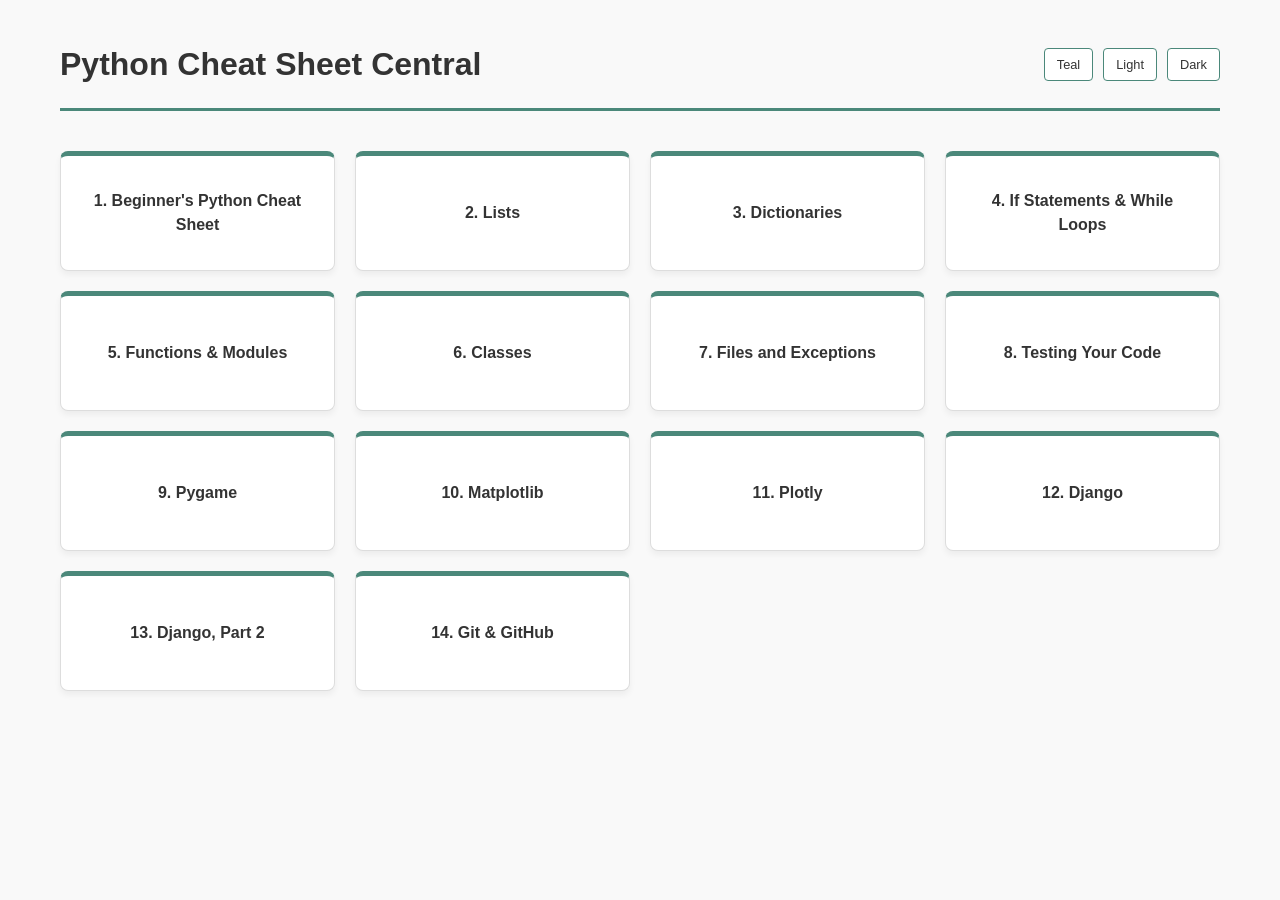
<file: index.html>
<!DOCTYPE html>
<html lang="en">
<head>
    <meta charset="UTF-8">
    <title>Python Cheat Sheet Central</title>
    <link rel="stylesheet" href="assets/style.css">
</head>
<body>
    <div class="dashboard-container">
        <header class="dashboard-header">
            <h1>Python Cheat Sheet Central</h1>
            <div class="theme-switch-wrapper">
                <button class="theme-btn" onclick="setTheme('teal')">Teal</button>
                <button class="theme-btn" onclick="setTheme('light')">Light</button>
                <button class="theme-btn" onclick="setTheme('dark')">Dark</button>
            </div>
        </header>

        <div class="grid">
            <a href="pages/1. Beginner's Python Cheat Sheet.html" class="card">1. Beginner's Python Cheat Sheet</a>
            <a href="pages/2. Lists.html" class="card">2. Lists</a>
            <a href="pages/3. Dictionaries.html" class="card">3. Dictionaries</a>
            <a href="pages/4. If Statements & While Loops.html" class="card">4. If Statements & While Loops</a>
            <a href="pages/5. Functions & Modules.html" class="card">5. Functions & Modules</a>
            <a href="pages/6. Classes.html" class="card">6. Classes</a>
            <a href="pages/7. Files and Exceptions.html" class="card">7. Files and Exceptions</a>
            <a href="pages/8. Testing Your Code.html" class="card">8. Testing Your Code</a>
            <a href="pages/9. Pygame.html" class="card">9. Pygame</a>
            <a href="pages/10. Matplotlib.html" class="card">10. Matplotlib</a>
            <a href="pages/11. Plotly.html" class="card">11. Plotly</a>
            <a href="pages/12. Django.html" class="card">12. Django</a>
            <a href="pages/13. Django, Part 2.html" class="card">13. Django, Part 2</a>
            <a href="pages/14. Git & GitHub.html" class="card">14. Git & GitHub</a>
        </div>
    </div>

    <script src="assets/theme.js"></script>

<script>
  if ('serviceWorker' in navigator) {
    navigator.serviceWorker.register('sw.js');
  }
</script>
<link rel="manifest" href="manifest.json">
</body>
</html>
</file>
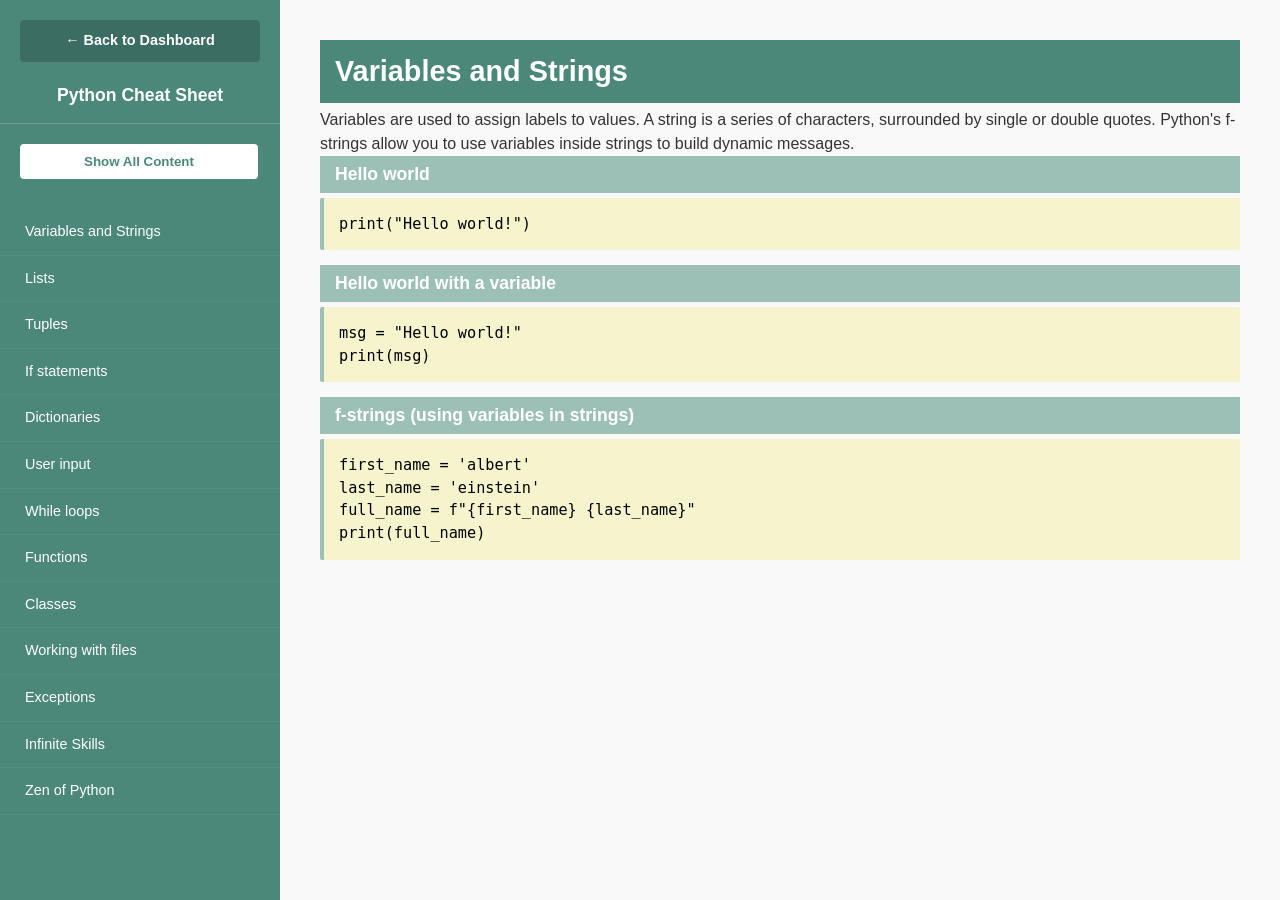
<file: pages/1. Beginner's Python Cheat Sheet.html>
<!DOCTYPE html>
<html lang="en">
<head>
    <meta charset="UTF-8">
    <meta name="viewport" content="width=device-width, initial-scale=1.0">
    <title>Beginner's Python Cheat Sheet - SPA</title>
    <link rel="stylesheet" href="../assets/style.css">
</head>
<body>

    <aside>
        <a href="../index.html" class="back-btn">← Back to Dashboard</a>
        <h1>Python Cheat Sheet</h1>
        <button id="show-all-btn">Show All Content</button>
        <nav>
            <ul id="nav-list">
                <li data-target="vars">Variables and Strings</li>
                <li data-target="lists">Lists</li>
                <li data-target="tuples">Tuples</li>
                <li data-target="if-statements">If statements</li>
                <li data-target="dictionaries">Dictionaries</li>
                <li data-target="user-input">User input</li>
                <li data-target="while-loops">While loops</li>
                <li data-target="functions">Functions</li>
                <li data-target="classes">Classes</li>
                <li data-target="files">Working with files</li>
                <li data-target="exceptions">Exceptions</li>
                <li data-target="infinite-skills">Infinite Skills</li>
                <li data-target="zen">Zen of Python</li>
            </ul>
        </nav>
    </aside>

    <main id="content-area">

        <!-- VARIABLES AND STRINGS -->
        <section id="vars" class="visible">
            <h2 class="main-topic-header">Variables and Strings</h2>
            <p class="intro-text">Variables are used to assign labels to values. A string is a series of characters, surrounded by single or double quotes. Python's f-strings allow you to use variables inside strings to build dynamic messages.</p>
            
            <div class="subtopic">
                <h3 class="subtopic-header">Hello world</h3>
                <pre>print("Hello world!")</pre>
            </div>

            <div class="subtopic">
                <h3 class="subtopic-header">Hello world with a variable</h3>
                <pre>msg = "Hello world!"
print(msg)</pre>
            </div>

            <div class="subtopic">
                <h3 class="subtopic-header">f-strings (using variables in strings)</h3>
                <pre>first_name = 'albert'
last_name = 'einstein'
full_name = f"{first_name} {last_name}"
print(full_name)</pre>
            </div>
        </section>

        <!-- LISTS -->
        <section id="lists">
            <h2 class="main-topic-header">Lists</h2>
            <p class="intro-text">A list stores a series of items in a particular order. You access items using an index, or within a loop.</p>
            
            <div class="subtopic">
                <h3 class="subtopic-header">Make a list</h3>
                <pre>bikes = ['trek', 'redline', 'giant']</pre>
            </div>

            <div class="subtopic">
                <h3 class="subtopic-header">Get the first item in a list</h3>
                <pre>first_bike = bikes[0]</pre>
            </div>

            <div class="subtopic">
                <h3 class="subtopic-header">Get the last item in a list</h3>
                <pre>last_bike = bikes[-1]</pre>
            </div>

            <div class="subtopic">
                <h3 class="subtopic-header">Looping through a list</h3>
                <pre>for bike in bikes:
    print(bike)</pre>
            </div>

            <div class="subtopic">
                <h3 class="subtopic-header">Adding items to a list</h3>
                <pre>bikes = []
bikes.append('trek')
bikes.append('redline')
bikes.append('giant')</pre>
            </div>

            <div class="subtopic">
                <h3 class="subtopic-header">Making numerical lists</h3>
                <pre>squares = []
for x in range(1, 11):
    squares.append(x**2)</pre>
            </div>

            <h2 class="main-topic-header" style="margin-top:40px;">Lists (cont.)</h2>
            
            <div class="subtopic">
                <h3 class="subtopic-header">List comprehensions</h3>
                <pre>squares = [x**2 for x in range(1, 11)]</pre>
            </div>

            <div class="subtopic">
                <h3 class="subtopic-header">Slicing a list</h3>
                <pre>finishers = ['sam', 'bob', 'ada', 'bea']
first_two = finishers[:2]</pre>
            </div>

            <div class="subtopic">
                <h3 class="subtopic-header">Copying a list</h3>
                <pre>copy_of_bikes = bikes[:]</pre>
            </div>
        </section>

        <!-- TUPLES -->
        <section id="tuples">
            <h2 class="main-topic-header">Tuples</h2>
            <p class="intro-text">Tuples are similar to lists, but the items in a tuple can't be modified.</p>
            <div class="subtopic">
                <h3 class="subtopic-header">Making a tuple</h3>
                <pre>dimensions = (1920, 1080)
resolutions = ('720p', '1080p', '4K')</pre>
            </div>
        </section>

        <!-- IF STATEMENTS -->
        <section id="if-statements">
            <h2 class="main-topic-header">If statements</h2>
            <p class="intro-text">If statements are used to test for particular conditions and respond appropriately.</p>
            
            <div class="subtopic">
                <h3 class="subtopic-header">Conditional tests</h3>
                <div class="grid-conditional">
                    <span>equal</span><span>x == 42</span>
                    <span>not equal</span><span>x != 42</span>
                    <span>greater than</span><span>x > 42</span>
                    <span>or equal to</span><span>x >= 42</span>
                    <span>less than</span><span>x < 42</span>
                    <span>or equal to</span><span>x <= 42</span>
                </div>
            </div>

            <div class="subtopic">
                <h3 class="subtopic-header">Conditional tests with lists</h3>
                <pre>'trek' in bikes
'surly' not in bikes</pre>
            </div>

            <div class="subtopic">
                <h3 class="subtopic-header">Assigning boolean values</h3>
                <pre>game_active = True
can_edit = False</pre>
            </div>

            <div class="subtopic">
                <h3 class="subtopic-header">A simple if test</h3>
                <pre>if age >= 18:
    print("You can vote!")</pre>
            </div>

            <div class="subtopic">
                <h3 class="subtopic-header">If-elif-else statements</h3>
                <pre>if age < 4:
    ticket_price = 0
elif age < 18:
    ticket_price = 10
elif age < 65:
    ticket_price = 40
else:
    ticket_price = 15</pre>
            </div>
        </section>

        <!-- DICTIONARIES -->
        <section id="dictionaries">
            <h2 class="main-topic-header">Dictionaries</h2>
            <p class="intro-text">Dictionaries store connections between pieces of information. Each item in a dictionary is a key-value pair.</p>
            
            <div class="subtopic">
                <h3 class="subtopic-header">A simple dictionary</h3>
                <pre>alien = {'color': 'green', 'points': 5}</pre>
            </div>

            <div class="subtopic">
                <h3 class="subtopic-header">Accessing a value</h3>
                <pre>print(f"The alien's color is {alien['color']}. ")</pre>
            </div>

            <div class="subtopic">
                <h3 class="subtopic-header">Adding a new key-value pair</h3>
                <pre>alien['x_position'] = 0</pre>
            </div>

            <div class="subtopic">
                <h3 class="subtopic-header">Looping through all key-value pairs</h3>
                <pre>fav_numbers = {'eric': 7, 'ever': 4, 'erin': 47}

for name, number in fav_numbers.items():
    print(f"{name} loves {number}. ")</pre>
            </div>

            <div class="subtopic">
                <h3 class="subtopic-header">Looping through all keys</h3>
                <pre>for name in fav_numbers.keys():
    print(f"{name} loves a number.")</pre>
            </div>

            <div class="subtopic">
                <h3 class="subtopic-header">Looping through all the values</h3>
                <pre>for number in fav_numbers.values():
    print(f"{number} is a favorite.")</pre>
            </div>
        </section>

        <!-- USER INPUT -->
        <section id="user-input">
            <h2 class="main-topic-header">User input</h2>
            <p class="intro-text">Your programs can prompt the user for input. All input is stored as a string.</p>
            
            <div class="subtopic">
                <h3 class="subtopic-header">Prompting for a value</h3>
                <pre>name = input("What's your name? ")
print(f"Hello, {name}!")</pre>
            </div>

            <div class="subtopic">
                <h3 class="subtopic-header">Prompting for numerical input</h3>
                <pre>age = input("How old are you? ")
age = int(age)

pi = input("What's the value of pi? ")
pi = float(pi)</pre>
            </div>
        </section>

        <!-- WHILE LOOPS -->
        <section id="while-loops">
            <h2 class="main-topic-header">While loops</h2>
            <p class="intro-text">A while loop repeats a block of code as long as a certain condition is true. While loops are especially useful when you can't know ahead of time how many times a loop should run.</p>
            
            <div class="subtopic">
                <h3 class="subtopic-header">A simple while loop</h3>
                <pre>current_value = 1
while current_value <= 5:
    print(current_value)
    current_value += 1</pre>
            </div>

            <div class="subtopic">
                <h3 class="subtopic-header">Letting the user choose when to quit</h3>
                <pre>msg = ''
while msg != 'quit':
    msg = input("What's your message? ")
    
    if msg != 'quit':
        print(msg)</pre>
            </div>
        </section>

        <!-- FUNCTIONS -->
        <section id="functions">
            <h2 class="main-topic-header">Functions</h2>
            <p class="intro-text">Functions are named blocks of code, designed to do one specific job. Information passed to a function is called an argument, and information received by a function is called a parameter.</p>
            
            <div class="subtopic">
                <h3 class="subtopic-header">A simple function</h3>
                <pre>def greet_user():
    """Display a simple greeting."""
    print("Hello!")

greet_user()</pre>
            </div>

            <div class="subtopic">
                <h3 class="subtopic-header">Passing an argument</h3>
                <pre>def greet_user(username):
    """Display a personalized greeting."""
    print(f"Hello, {username}!")

greet_user('jesse')</pre>
            </div>

            <div class="subtopic">
                <h3 class="subtopic-header">Default values for parameters</h3>
                <pre>def make_pizza(topping='pineapple'):
    """Make a single-topping pizza."""
    print(f"Have a {topping} pizza!")

make_pizza()
make_pizza('mushroom')</pre>
            </div>

            <div class="subtopic">
                <h3 class="subtopic-header">Returning a value</h3>
                <pre>def add_numbers(x, y):
    """Add two numbers and return the sum."""
    return x + y

sum = add_numbers(3, 5)
print(sum)</pre>
            </div>
        </section>

        <!-- CLASSES -->
        <section id="classes">
            <h2 class="main-topic-header">Classes</h2>
            <p class="intro-text">A class defines the behavior of an object and the kind of information an object can store. The information in a class is stored in attributes, and functions that belong to a class are called methods. A child class inherits the attributes and methods from its parent class.</p>
            
            <div class="subtopic">
                <h3 class="subtopic-header">Creating a dog class</h3>
                <pre>class Dog:
    """Represent a dog."""

    def __init__(self, name):
        """Initialize dog object."""
        self.name = name

    def sit(self):
        """Simulate sitting."""
        print(f"{self.name} is sitting.")

my_dog = Dog('Peso')
print(f"{my_dog.name} is a great dog!")
my_dog.sit()</pre>
            </div>

            <div class="subtopic">
                <h3 class="subtopic-header">Inheritance</h3>
                <pre>class SARDog(Dog):
    """Represent a search dog."""

    def __init__(self, name):
        """Initialize the sardog."""
        super().__init__(name)

    def search(self):
        """Simulate searching."""
        print(f"{self.name} is searching.")

my_dog = SARDog('Willie')
print(f"{my_dog.name} is a search dog.")
my_dog.sit()
my_dog.search()</pre>
            </div>
        </section>

        <!-- WORKING WITH FILES -->
        <section id="files">
            <h2 class="main-topic-header">Working with files</h2>
            <p class="intro-text">Your programs can read from files and write to files. The pathlib library makes it easier to work with files and directories. Once you have a path defined, you can work with the read_text() and write_text() methods.</p>
            
            <div class="subtopic">
                <h3 class="subtopic-header">Reading the contents of a file</h3>
                <p class="description">The read_text() method reads in the entire contents of a file. You can then split the text into a list of individual lines, and then process each line as you need to.</p>
                <pre>from pathlib import Path

path = Path('siddhartha.txt')
contents = path.read_text()
lines = contents.splitlines()

for line in lines:
    print(line)</pre>
            </div>

            <div class="subtopic">
                <h3 class="subtopic-header">Writing to a file</h3>
                <pre>path = Path('journal.txt')

msg = "I love programming."
path.write_text(msg)</pre>
            </div>
        </section>

        <!-- EXCEPTIONS -->
        <section id="exceptions">
            <h2 class="main-topic-header">Exceptions</h2>
            <p class="intro-text">Exceptions help you respond appropriately to errors that are likely to occur. You place code that might cause an error in the try block. Code that should run in response to an error goes in the except block. Code that should run only if the try block was successful goes in the else block.</p>
            
            <div class="subtopic">
                <h3 class="subtopic-header">Catching an exception</h3>
                <pre>prompt = "How many tickets do you need? "
num_tickets = input(prompt)

try:
    num_tickets = int(num_tickets)
except ValueError:
    print("Please try again.")
else:
    print("Your tickets are printing.")</pre>
            </div>
        </section>

        <!-- INFINITE SKILLS -->
        <section id="infinite-skills">
            <h2 class="main-topic-header">Infinite Skills</h2>
            <p class="intro-text">If you had infinite programming skills, what would you build?</p>
            <div class="info-box">
                <p>As you're learning to program, it's helpful to think about the real-world projects you'd like to create. It's a good habit to keep an "ideas" notebook that you can refer to whenever you want to start a new project.</p>
                <p style="margin-top:15px;">If you haven't done so already, take a few minutes and describe three projects you'd like to create. As you're learning you can write small programs that relate to these ideas, so you can get practice writing code relevant to topics you're interested in.</p>
            </div>
        </section>

        <!-- ZEN OF PYTHON -->
        <section id="zen">
            <h2 class="main-topic-header">Zen of Python</h2>
            <p class="intro-text">Simple is better than complex</p>
            <div class="info-box">
                <p>If you have a choice between a simple and a complex solution, and both work, use the simple solution. Your code will be easier to maintain, and it will be easier for you and others to build on that code later on.</p>
            </div>
        </section>

    </main>

    <script>
        document.addEventListener('DOMContentLoaded', () => {
            const navItems = document.querySelectorAll('#nav-list li');
            const sections = document.querySelectorAll('main section');
            const showAllBtn = document.getElementById('show-all-btn');

            // Handle Navigation clicks
            navItems.forEach(item => {
                item.addEventListener('click', () => {
                    const targetId = item.getAttribute('data-target');
                    
                    // Update Active Class on Nav
                    navItems.forEach(i => i.classList.remove('active'));
                    item.classList.add('active');

                    // Show Only Selected Section
                    sections.forEach(section => {
                        if (section.id === targetId) {
                            section.classList.add('visible');
                        } else {
                            section.classList.remove('visible');
                        }
                    });

                    // Scroll to top of content
                    window.scrollTo({ top: 0, behavior: 'smooth' });
                });
            });

            // Handle Show All logic
            showAllBtn.addEventListener('click', () => {
                navItems.forEach(i => i.classList.remove('active'));
                sections.forEach(section => {
                    section.classList.add('visible');
                });
                window.scrollTo({ top: 0, behavior: 'smooth' });
            });
        });
    </script>
    <script src="../assets/theme.js"></script>
    <script>
        // ... Your existing sidebar logic remains here ...
    </script>
</body>
</body>
</html>
</file>
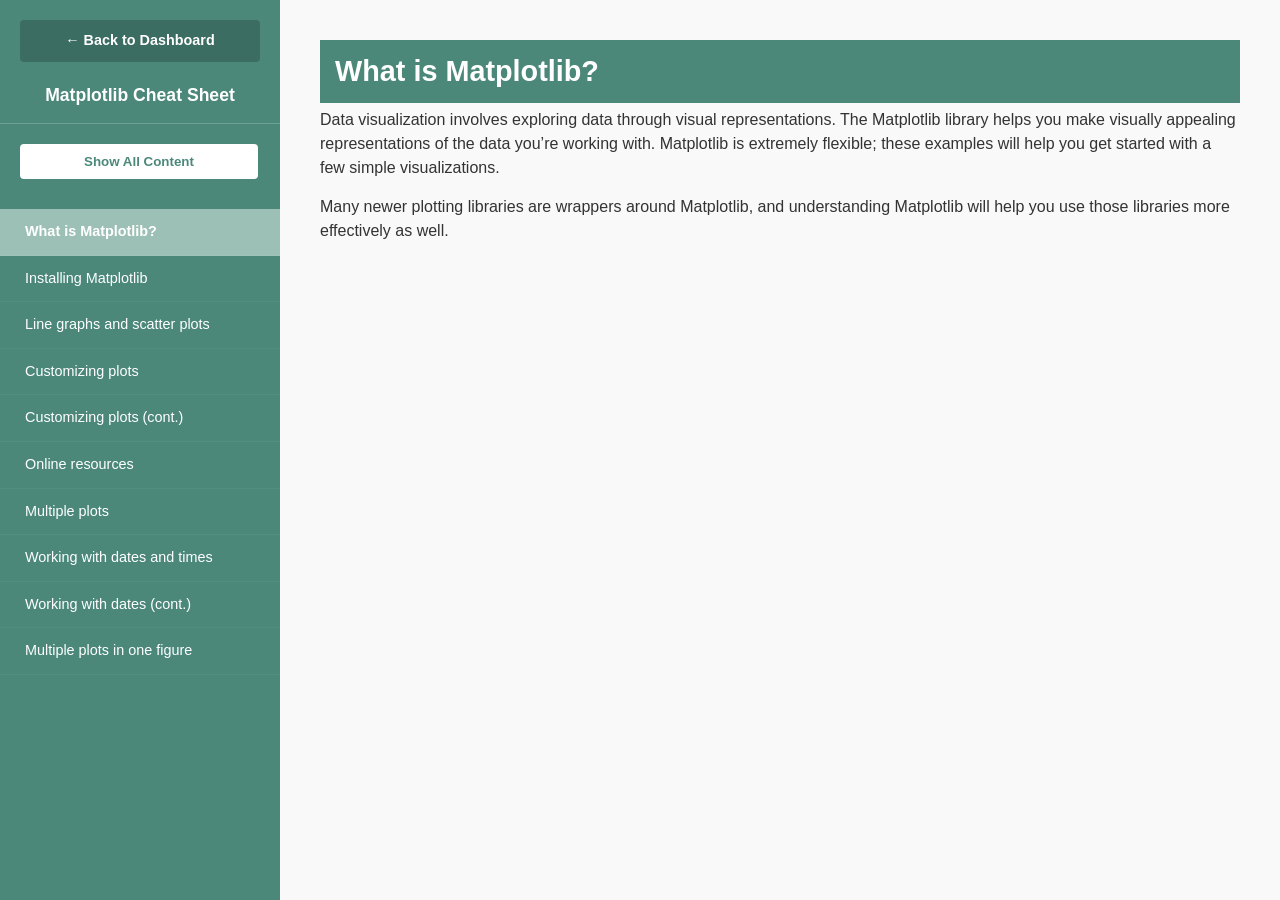
<file: pages/10. Matplotlib.html>
<!DOCTYPE html>
<html lang="en">
<head>
    <meta charset="UTF-8">
    <meta name="viewport" content="width=device-width, initial-scale=1.0">
    <title>Beginner's Python Cheat Sheet - Matplotlib</title>
    <link rel="stylesheet" href="../assets/style.css">
</head>
<body>

    <aside>
        <a href="../index.html" class="back-btn">← Back to Dashboard</a>
        <h1>Matplotlib Cheat Sheet</h1>
        <button id="show-all-btn">Show All Content</button>
        <nav>
            <ul id="nav-list">
                <li data-target="what-is" class="active">What is Matplotlib?</li>
                <li data-target="installing">Installing Matplotlib</li>
                <li data-target="line-scatter">Line graphs and scatter plots</li>
                <li data-target="customizing">Customizing plots</li>
                <li data-target="customizing-cont">Customizing plots (cont.)</li>
                <li data-target="online-resources">Online resources</li>
                <li data-target="multiple-plots">Multiple plots</li>
                <li data-target="dates-times">Working with dates and times</li>
                <li data-target="dates-times-cont">Working with dates (cont.)</li>
                <li data-target="multiple-in-one">Multiple plots in one figure</li>
            </ul>
        </nav>
    </aside>

    <main id="content-area">

        <!-- WHAT IS MATPLOTLIB -->
        <section id="what-is" class="visible">
            <h2 class="main-topic-header">What is Matplotlib?</h2>
            <p>Data visualization involves exploring data through visual representations. The Matplotlib library helps you make visually appealing representations of the data you’re working with. Matplotlib is extremely flexible; these examples will help you get started with a few simple visualizations.</p>
            <p style="margin-top:15px;">Many newer plotting libraries are wrappers around Matplotlib, and understanding Matplotlib will help you use those libraries more effectively as well.</p>
        </section>

        <!-- INSTALLING MATPLOTLIB -->
        <section id="installing">
            <h2 class="main-topic-header">Installing Matplotlib</h2>
            <div class="subtopic">
                <h3 class="subtopic-header">Installing Matplotlib with pip</h3>
                <pre>$ python -m pip install --user matplotlib</pre>
            </div>
        </section>

        <!-- LINE GRAPHS AND SCATTER PLOTS -->
        <section id="line-scatter">
            <h2 class="main-topic-header">Line graphs and scatter plots</h2>
            <div class="subtopic">
                <h3 class="subtopic-header">Making a line graph</h3>
                <p class="intro-text">The fig object represents the entire figure, or collection of plots; ax represents a single plot in the figure. This convention is used even when there's only one plot in the figure.</p>
                <pre>import matplotlib.pyplot as plt

x_values = [0, 1, 2, 3, 4, 5]
squares = [0, 1, 4, 9, 16, 25]

fig, ax = plt.subplots()
ax.plot(x_values, squares)

plt.show()</pre>
            </div>

            <div class="subtopic">
                <h3 class="subtopic-header">Making a scatter plot</h3>
                <p class="intro-text">scatter() takes a list of x and y values; the s=10 argument controls the size of each point.</p>
                <pre>import matplotlib.pyplot as plt

x_values = list(range(1000))
squares = [x**2 for x in x_values]

fig, ax = plt.subplots()
ax.scatter(x_values, squares, s=10)
plt.show()</pre>
            </div>
        </section>

        <!-- CUSTOMIZING PLOTS -->
        <section id="customizing">
            <h2 class="main-topic-header">Customizing plots</h2>
            <p class="intro-text">Plots can be customized in a wide variety of ways. Just about any element of a plot can be modified.</p>
            
            <div class="subtopic">
                <h3 class="subtopic-header">Using built-in styles</h3>
                <p class="intro-text">Matplotlib comes with a number of built-in styles, which you can use with one additional line of code. The style must be specified before you create the figure.</p>
                <pre>import matplotlib.pyplot as plt

x_values = list(range(1000))
squares = [x**2 for x in x_values]

plt.style.use('seaborn-v0_8')
fig, ax = plt.subplots()
ax.scatter(x_values, squares, s=10)

plt.show()</pre>
            </div>

            <div class="subtopic">
                <h3 class="subtopic-header">Seeing available styles</h3>
                <p class="intro-text">You can see all available styles on your system. This can be done in a terminal session.</p>
                <pre>>>> import matplotlib.pyplot as plt
>>> plt.style.available
['Solarize_Light2', '_classic_test_patch', ...</pre>
            </div>

            <div class="subtopic">
                <h3 class="subtopic-header">Adding titles and labels, and scaling axes</h3>
                <pre>import matplotlib.pyplot as plt

x_values = list(range(1000))
squares = [x**2 for x in x_values]

# Set overall style to use, and plot data.
plt.style.use('seaborn-v0_8')
fig, ax = plt.subplots()
ax.scatter(x_values, squares, s=10)

# Set chart title and label axes.
ax.set_title('Square Numbers', fontsize=24)
ax.set_xlabel('Value', fontsize=14)
ax.set_ylabel('Square of Value', fontsize=14)

# Set scale of axes, and size of tick labels.
ax.axis([0, 1100, 0, 1_100_000])
ax.tick_params(axis='both', labelsize=14)

plt.show()</pre>
            </div>

            <div class="subtopic">
                <h3 class="subtopic-header">Using a colormap</h3>
                <p class="intro-text">A colormap varies the point colors from one shade to another, based on a certain value for each point. The value used to determine the color of each point is passed to the c argument, and the cmap argument specifies which colormap to use.</p>
                <pre>ax.scatter(x_values, squares, c=squares,
        cmap=plt.cm.Blues, s=10)</pre>
            </div>
        </section>

        <!-- CUSTOMIZING PLOTS (CONT.) -->
        <section id="customizing-cont">
            <h2 class="main-topic-header">Customizing plots (cont.)</h2>
            
            <div class="subtopic">
                <h3 class="subtopic-header">Emphasizing points</h3>
                <p class="intro-text">You can plot as much data as you want on one plot. Here we replot the first and last points larger to emphasize them.</p>
                <pre>import matplotlib.pyplot as plt

x_values = list(range(1000))
squares = [x**2 for x in x_values]

fig, ax = plt.subplots()
ax.scatter(x_values, squares, c=squares,
        cmap=plt.cm.Blues, s=10)

ax.scatter(x_values[0], squares[0], c='green',
        s=100)
ax.scatter(x_values[-1], squares[-1], c='red',
        s=100)

ax.set_title('Square Numbers', fontsize=24)
--snip--</pre>
            </div>

            <div class="subtopic">
                <h3 class="subtopic-header">Removing axes</h3>
                <p class="intro-text">You can customize or remove axes entirely. Here’s how to access each axis, and hide it.</p>
                <pre>ax.get_xaxis().set_visible(False)
ax.get_yaxis().set_visible(False)</pre>
            </div>

            <div class="subtopic">
                <h3 class="subtopic-header">Setting a custom figure size</h3>
                <p class="intro-text">You can make your plot as big or small as you want by using the figsize argument. The dpi argument is optional; if you don’t know your system’s resolution you can omit the argument and adjust the figsize argument accordingly.</p>
                <pre>fig, ax = plt.subplots(figsize=(10, 6),
        dpi=128)</pre>
            </div>

            <div class="subtopic">
                <h3 class="subtopic-header">Saving a plot</h3>
                <p class="intro-text">The Matplotlib viewer has a save button, but you can also save your visualizations programmatically by replacing plt.show() with plt.savefig(). The bbox_inches argument reduces the amount of whitespace around the figure.</p>
                <pre>plt.savefig('squares.png', bbox_inches='tight')</pre>
            </div>
        </section>

        <!-- ONLINE RESOURCES -->
        <section id="online-resources">
            <h2 class="main-topic-header">Online resources</h2>
            <div class="note-box">
                <p>The matplotlib gallery and documentation are at <a href="https://matplotlib.org/">matplotlib.org/</a>. Be sure to visit the Examples, Tutorials, and User guide sections.</p>
            </div>
        </section>

        <!-- MULTIPLE PLOTS -->
        <section id="multiple-plots">
            <h2 class="main-topic-header">Multiple plots</h2>
            <p class="intro-text">You can make as many plots as you want on one figure. When you make multiple plots, you can emphasize relationships in the data. For example you can fill the space between two sets of data.</p>
            
            <div class="subtopic">
                <h3 class="subtopic-header">Plotting two sets of data</h3>
                <p class="intro-text">Here we use ax.scatter() twice to plot square numbers and cubes on the same figure.</p>
                <pre>import matplotlib.pyplot as plt

x_values = list(range(11))
squares = [x**2 for x in x_values]
cubes = [x**3 for x in x_values]

plt.style.use('seaborn-v0_8')
fig, ax = plt.subplots()

ax.scatter(x_values, squares, c='blue', s=10)
ax.scatter(x_values, cubes, c='red', s=10)

plt.show()</pre>
            </div>

            <div class="subtopic">
                <h3 class="subtopic-header">Filling the space between data sets</h3>
                <p class="intro-text">The fill_between() method fills the space between two data sets. It takes a series of x-values and two series of y-values. It also takes a facecolor to use for the fill, and an optional alpha argument that controls the color’s transparency.</p>
                <pre>ax.fill_between(x_values, cubes, squares,
        facecolor='blue', alpha=0.25)</pre>
            </div>
        </section>

        <!-- WORKING WITH DATES AND TIMES -->
        <section id="dates-times">
            <h2 class="main-topic-header">Working with dates and times</h2>
            <p class="intro-text">Many interesting data sets have a date or time as the x value. Python’s datetime module helps you work with this kind of data.</p>
            
            <div class="subtopic">
                <h3 class="subtopic-header">Generating the current date</h3>
                <p class="intro-text">The datetime.now() function returns a datetime object representing the current date and time.</p>
                <pre>from datetime import datetime as dt

today = dt.now()
date_string = today.strftime('%m/%d/%Y')
print(date_string)</pre>
            </div>

            <div class="subtopic">
                <h3 class="subtopic-header">Generating a specific date</h3>
                <p class="intro-text">You can also generate a datetime object for any date and time you want. The positional order of arguments is year, month, and day. The hour, minute, second, and microsecond arguments are optional.</p>
                <pre>from datetime import datetime as dt

new_years = dt(2023, 1, 1)
fall_equinox = dt(year=2023, month=9, day=22)</pre>
            </div>
        </section>

        <!-- WORKING WITH DATES AND TIMES (CONT.) -->
        <section id="dates-times-cont">
            <h2 class="main-topic-header">Working with dates and times (cont.)</h2>
            
            <div class="subtopic">
                <h3 class="subtopic-header">Datetime formatting arguments</h3>
                <p class="intro-text">The strptime() function generates a datetime object from a string, and the strftime() method generates a formatted string from a datetime object. The following codes let you work with dates exactly as you need to.</p>
                <table>
                    <tr><td>%A</td><td>Weekday name, such as Monday</td></tr>
                    <tr><td>%B</td><td>Month name, such as January</td></tr>
                    <tr><td>%m</td><td>Month, as a number (01 to 12)</td></tr>
                    <tr><td>%d</td><td>Day of the month, as a number (01 to 31)</td></tr>
                    <tr><td>%Y</td><td>Four-digit year, such as 2021</td></tr>
                    <tr><td>%y</td><td>Two-digit year, such as 21</td></tr>
                    <tr><td>%H</td><td>Hour, in 24-hour format (00 to 23)</td></tr>
                    <tr><td>%I</td><td>Hour, in 12-hour format (01 to 12)</td></tr>
                    <tr><td>%p</td><td>AM or PM</td></tr>
                    <tr><td>%M</td><td>Minutes (00 to 59)</td></tr>
                    <tr><td>%S</td><td>Seconds (00 to 61)</td></tr>
                </table>
            </div>

            <div class="subtopic">
                <h3 class="subtopic-header">Converting a string to a datetime object</h3>
                <pre>new_years = dt.strptime('1/1/2023', '%m/%d/%Y')</pre>
            </div>

            <div class="subtopic">
                <h3 class="subtopic-header">Converting a datetime object to a string</h3>
                <pre>ny_string = new_years.strftime('%B %d, %Y')
print(ny_string)</pre>
            </div>

            <div class="subtopic">
                <h3 class="subtopic-header">Plotting high temperatures</h3>
                <p class="intro-text">The following code creates a list of dates and a corresponding list of high temperatures. It then plots the high temperatures, with the date labels displayed in a specific format.</p>
                <pre>from datetime import datetime as dt

import matplotlib.pyplot as plt
from matplotlib import dates as mdates

dates = [
    dt(2023, 6, 21), dt(2023, 6, 22),
    dt(2023, 6, 23), dt(2023, 6, 24),
    ]

highs = [56, 57, 57, 64]

plt.style.use('seaborn-v0_8')
fig, ax = plt.subplots()
ax.plot(dates, highs, c='red')

ax.set_title("Daily High Temps", fontsize=24)
ax.set_ylabel("Temp (F)", fontsize=16)
x_axis = ax.get_xaxis()
x_axis.set_major_formatter(
        mdates.DateFormatter('%B %d %Y')
        )
fig.autofmt_xdate()

plt.show()</pre>
            </div>
        </section>

        <!-- MULTIPLE PLOTS IN ONE FIGURE -->
        <section id="multiple-in-one">
            <h2 class="main-topic-header">Multiple plots in one figure</h2>
            <p class="intro-text">You can include as many individual graphs in one figure as you want.</p>
            
            <div class="subtopic">
                <h3 class="subtopic-header">Sharing an x-axis</h3>
                <p class="intro-text">The following code plots a set of squares and a set of cubes on two separate graphs that share a common x-axis. The plt.subplots() function returns a figure object and a tuple of axes. Each set of axes corresponds to a separate plot in the figure. The first two arguments control the number of rows and columns generated in the figure.</p>
                <pre>import matplotlib.pyplot as plt

x_values = list(range(11))
squares = [x**2 for x in x_values]
cubes = [x**3 for x in x_values]

fig, axs = plt.subplots(2, 1, sharex=True)

axs[0].scatter(x_values, squares)
axs[0].set_title('Squares')

axs[1].scatter(x_values, cubes, c='red')
axs[1].set_title('Cubes')

plt.show()</pre>
            </div>

            <div class="subtopic">
                <h3 class="subtopic-header">Sharing a y-axis</h3>
                <p class="intro-text">To share a y-axis, use the sharey=True argument.</p>
                <pre>import matplotlib.pyplot as plt

x_values = list(range(11))
squares = [x**2 for x in x_values]
cubes = [x**3 for x in x_values]

plt.style.use('seaborn-v0_8')
fig, axs = plt.subplots(1, 2, sharey=True)

axs[0].scatter(x_values, squares)
axs[0].set_title('Squares')

axs[1].scatter(x_values, cubes, c='red')
axs[1].set_title('Cubes')

plt.show()</pre>
            </div>
        </section>

    </main>

    <script>
        document.addEventListener('DOMContentLoaded', () => {
            const navItems = document.querySelectorAll('#nav-list li');
            const sections = document.querySelectorAll('main section');
            const showAllBtn = document.getElementById('show-all-btn');

            navItems.forEach(item => {
                item.addEventListener('click', () => {
                    const targetId = item.getAttribute('data-target');
                    
                    navItems.forEach(i => i.classList.remove('active'));
                    item.classList.add('active');

                    sections.forEach(section => {
                        if (section.id === targetId) {
                            section.classList.add('visible');
                        } else {
                            section.classList.remove('visible');
                        }
                    });

                    window.scrollTo({ top: 0, behavior: 'smooth' });
                });
            });

            showAllBtn.addEventListener('click', () => {
                navItems.forEach(i => i.classList.remove('active'));
                sections.forEach(section => {
                    section.classList.add('visible');
                });
                window.scrollTo({ top: 0, behavior: 'smooth' });
            });
        });
    </script>
    <script src="../assets/theme.js"></script>
</body>
</html>
</file>
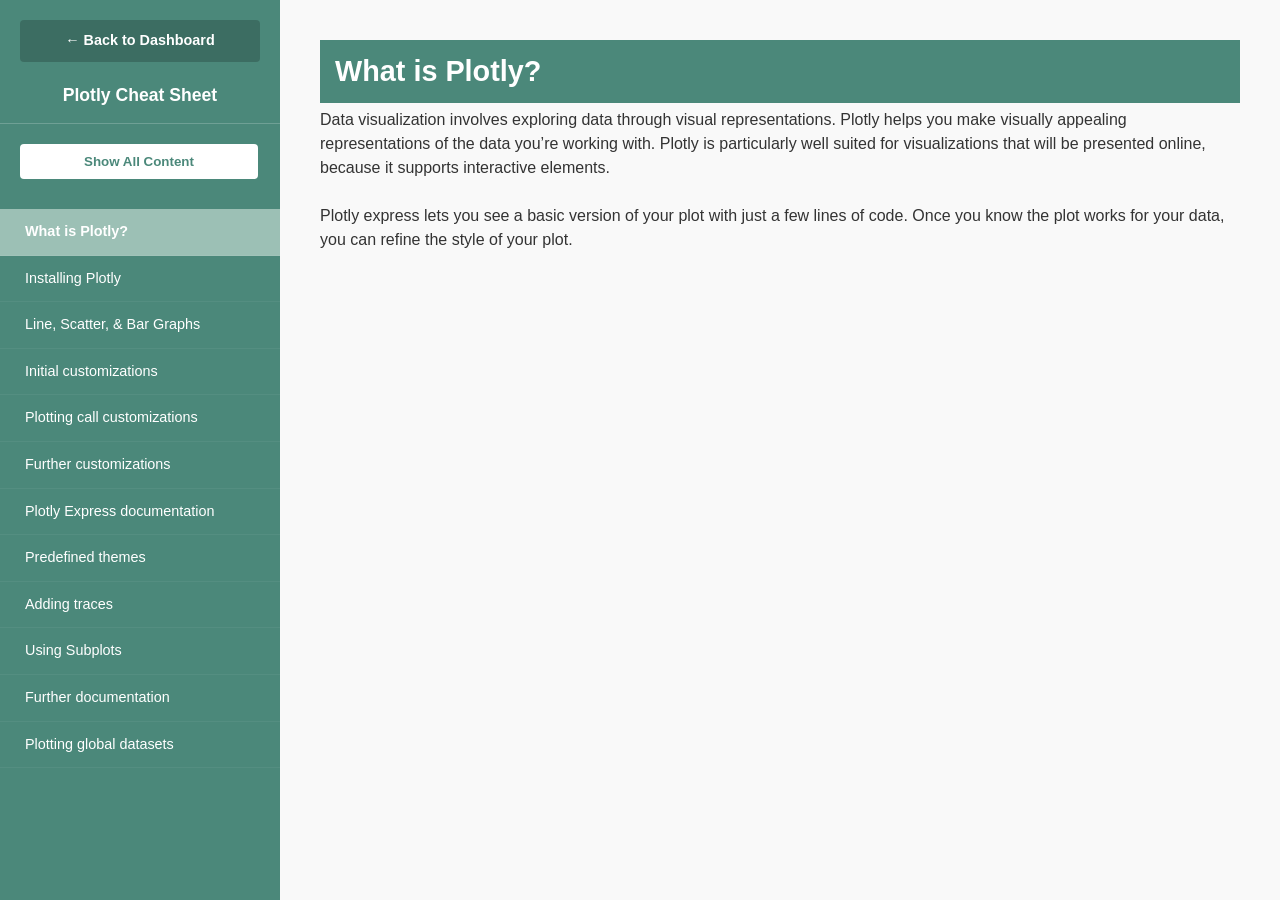
<file: pages/11. Plotly.html>
<!DOCTYPE html>
<html lang="en">
<head>
    <meta charset="UTF-8">
    <meta name="viewport" content="width=device-width, initial-scale=1.0">
    <title>Beginner's Python Cheat Sheet - Plotly</title>
    <link rel="stylesheet" href="../assets/style.css">
</head>
<body>

    <aside>
        <a href="../index.html" class="back-btn">← Back to Dashboard</a>
        <h1>Plotly Cheat Sheet</h1>
        <button id="show-all-btn">Show All Content</button>
        <nav>
            <ul id="nav-list">
                <li data-target="what-is" class="active">What is Plotly?</li>
                <li data-target="installing">Installing Plotly</li>
                <li data-target="basic-plots">Line, Scatter, & Bar Graphs</li>
                <li data-target="initial-custom">Initial customizations</li>
                <li data-target="call-custom">Plotting call customizations</li>
                <li data-target="further-custom">Further customizations</li>
                <li data-target="express-docs">Plotly Express documentation</li>
                <li data-target="themes">Predefined themes</li>
                <li data-target="traces">Adding traces</li>
                <li data-target="subplots">Using Subplots</li>
                <li data-target="further-docs">Further documentation</li>
                <li data-target="global-data">Plotting global datasets</li>
            </ul>
        </nav>
    </aside>

    <main id="content-area">

        <!-- WHAT IS PLOTLY -->
        <section id="what-is" class="visible">
            <h2 class="main-topic-header">What is Plotly?</h2>
            <div class="info-box">
                Data visualization involves exploring data through visual representations. Plotly helps you make visually appealing representations of the data you’re working with. Plotly is particularly well suited for visualizations that will be presented online, because it supports interactive elements.
                <br><br>
                Plotly express lets you see a basic version of your plot with just a few lines of code. Once you know the plot works for your data, you can refine the style of your plot.
            </div>
        </section>

        <!-- INSTALLING PLOTLY -->
        <section id="installing">
            <h2 class="main-topic-header">Installing Plotly</h2>
            <p class="intro-text">Plotly Express requires the pandas library.</p>
            <div class="subtopic">
                <h3 class="subtopic-header">Installing Plotly with pip</h3>
                <pre>$ python -m pip install --user plotly
$ python -m pip install --user pandas</pre>
            </div>
        </section>

        <!-- BASIC PLOTS -->
        <section id="basic-plots">
            <h2 class="main-topic-header">Line graphs, scatter plots, and bar graphs</h2>
            <p class="intro-text">To make a plot with Plotly Express, you specify the data and then create a fig object. The call to fig.show() opens the plot in a new browser tab. You have a plot in just two lines of code!</p>
            
            <div class="subtopic">
                <h3 class="subtopic-header">Making a line graph</h3>
                <p class="intro-text">Plotly generates JavaScript code to render the plot file. If you're curious to see the code, open your browser's inspector tool when the plot opens.</p>
                <pre>import plotly.express as px

# Define the data.
x_values = list(range(11))
squares = [x**2 for x in x_values]

# Visualize the data.
fig = px.line(x=x_values, y=squares)
fig.show()</pre>
            </div>

            <div class="subtopic">
                <h3 class="subtopic-header">Making a scatter plot</h3>
                <p class="intro-text">To make a scatter plot, change line() to scatter(). This is the point of Plotly Express; you can easily see your data in a variety of ways before committing to a more specific styling options.</p>
                <pre>fig = px.scatter(x=x_values, y=squares)</pre>
            </div>

            <div class="subtopic">
                <h3 class="subtopic-header">Making a bar graph</h3>
                <pre>fig = px.bar(x=x_values, y=squares)</pre>
            </div>
        </section>

        <!-- INITIAL CUSTOMIZATIONS -->
        <section id="initial-custom">
            <h2 class="main-topic-header">Initial customizations</h2>
            <p class="intro-text">The functions that generate plots also accept parameters that specify titles, labels, and other formatting directives for your visualizations.</p>
            
            <div class="subtopic">
                <h3 class="subtopic-header">Adding a title and axis labels</h3>
                <p class="intro-text">The title is a string. The labels dictionary lets you specify which aspects of the plot will have custom labels.</p>
                <pre>import plotly.express as px

# Define the data.
x_values = list(range(11))
squares = [x**2 for x in x_values]

# Visualize the data.
title = "Square Numbers"
labels = {'x': 'Value', 'y': 'Square of Value'}

fig = px.scatter(x=x_values, y=squares,
        title=title, labels=labels)
fig.show()</pre>
            </div>
        </section>

        <!-- PLOTTING CALL CUSTOMIZATIONS -->
        <section id="call-custom">
            <h2 class="main-topic-header">More customizations in the plotting call</h2>
            <p class="intro-text">Plotly Express was designed to give you as much control as possible, using as little code as possible. Here's a small example of how much can be customized within a single plotting call.
            <br>Most of these arguments can be single values, or sequences that match the size of the overall dataset.</p>
            <pre>import plotly.express as px

x_values = list(range(11))
squares = [x**2 for x in x_values]

title = "Square Numbers"
labels = {'x': 'Value', 'y': 'Square of Value'}

fig = px.scatter(
        x=x_values,
        y=squares,
        title=title,
        labels=labels,
        size=squares,
        color=squares,
        opacity=0.5,
        width=1200,
        height=800,
)

fig.show()</pre>
        </section>

        <!-- FURTHER CUSTOMIZATIONS -->
        <section id="further-custom">
            <h2 class="main-topic-header">Further customizations</h2>
            <p class="intro-text">You can make a wide variety of further customizations to a plot using the update methods. For example, update_layout() gives you control of many formatting options.</p>
            
            <div class="subtopic">
                <h3 class="subtopic-header">Using update_layout()</h3>
                <p class="intro-text">Here the update_layout() method is used to change the font sizes, and change the tick mark spacing on the x-axis.</p>
                <pre>import plotly.express as px

x_values = list(range(11))
squares = [x**2 for x in x_values]

title = "Square Numbers"
labels = {'x': 'Value', 'y': 'Square of Value'}

fig = px.scatter(
        x=x_values,
        y=squares,
        ...
)

fig.update_layout(
        title_font_size=30,
        xaxis_title_font_size=24,
        xaxis_dtick=1,
        xaxis_tickfont_size=16,
        yaxis_title_font_size=24,
        yaxis_tickfont_size=16,
)

fig.show()</pre>
            </div>
        </section>

        <!-- EXPRESS DOCS -->
        <section id="express-docs">
            <h2 class="main-topic-header">Plotly Express documentation</h2>
            <div class="info-box">
                Plotly's documentation is extensive and well-organized. There's a lot of it, though, so it can be hard to know where to begin. Start with an overview of Plotly Express at plotly.com/python/plotly-express. This page itself is helpful; make sure you also click on the documentation for the kinds of plots you use most often. These lead to pages full of discussions and examples.
                <br><br>
                Also see the Python API reference for plotly at plotly.com/python-api-reference. This is a reference page showing all the different kinds of plots you can make with Plotly. If you click on any of the links, you can see all the arguments that can be included in plotting calls.
            </div>
        </section>

        <!-- PREDEFINED THEMES -->
        <section id="themes">
            <h2 class="main-topic-header">Using a predefined theme</h2>
            <p class="intro-text">A theme is a set of styles applied to a visualization in Plotly. Themes are implemented with templates.</p>
            
            <div class="subtopic">
                <h3 class="subtopic-header">Using a theme</h3>
                <pre>import plotly.express as px

# Define the data.
x_values = list(range(11))
squares = [x**2 for x in x_values]

# Visualize the data.
title = "Square Numbers"
labels = {'x': 'Value', 'y': 'Square of Value'}

fig = px.scatter(x=x_values, y=squares,
        title=title, labels=labels,
        template='plotly_dark')
fig.show()</pre>
            </div>

            <div class="subtopic">
                <h3 class="subtopic-header">Viewing all available themes</h3>
                <pre>>>> import plotly.io as pio
>>> pio.templates
Templates configuration
-----------------------
    Default template: 'plotly'
    Available templates:
        ['ggplot2', 'seaborn',...,
        'ygridoff', 'gridon', 'none']</pre>
            </div>
        </section>

        <!-- ADDING TRACES -->
        <section id="traces">
            <h2 class="main-topic-header">Adding traces to a Plotly Express plot</h2>
            <p class="intro-text">In Plotly, a trace is a dataset that can be plotted on a chart. You can add traces to existing Plotly Express plots. Additional plots need to be specified using the graph_objects module.</p>
            
            <div class="subtopic">
                <h3 class="subtopic-header">Using fig.add_trace()</h3>
                <pre>import plotly.express as px
import plotly.graph_objects as go

days = list(range(1, 10))
highs = [60, 63, 68, 70, 68, 70, 66, 62, 64]
lows = [51, 54, 53, 57, 54, 56, 52, 53, 49]

# Start by plotting low temperatures.
fig = px.line(x=days, y=lows)

# Add a new trace for the high temperatures.
new_trace = go.Scatter(x=days, y=highs,
        mode='lines')
fig.add_trace(new_trace)

fig.show()</pre>
            </div>
        </section>

        <!-- USING SUBPLOTS -->
        <section id="subplots">
            <h2 class="main-topic-header">Using Subplots</h2>
            <p class="intro-text">It's often useful to have multiple plots share the same axes. This is done using the subplots module.</p>
            
            <div class="subtopic">
                <h3 class="subtopic-header">Adding subplots to a figure</h3>
                <p class="intro-text">To use the subplots module, make a figure to hold all the charts that will be made. Then use the add_trace() method to add each data series to the overall figure.
                <br>All individual plots need to be made using the graph_objects module.</p>
                <pre>from plotly.subplots import make_subplots
import plotly.graph_objects as go

x_values = list(range(11))
squares = [x**2 for x in x_values]
cubes = [x**3 for x in x_values]

# Make two subplots, sharing a y-axis.
fig = make_subplots(rows=1, cols=2,
        shared_yaxes=True)

# Start by plotting the square numbers.
squares_trace = go.Scatter(x=x_values,
        y=squares)
fig.add_trace(squares_trace, row=1, col=1)

# Add a new trace for the cubes.
cubes_trace = go.Scatter(x=x_values, y=cubes)
fig.add_trace(cubes_trace, row=1, col=2)

title = "Squares and Cubes"
fig.update_layout(title_text=title)

fig.show()</pre>
            </div>
        </section>

        <!-- FURTHER DOCS -->
        <section id="further-docs">
            <h2 class="main-topic-header">Further documentation</h2>
            <div class="info-box">
                After exploring the Plotly Express documentation, look at Styling Plotly Express Figures in Python, at plotly.com/python/styling-plotly-express. This explains all the ways you can style and format plots. After that, the Python Figure Reference (plotly.com/python/reference/index) will be much more useful. It shows you all the possible settings you can change, with examples for each.
                <br><br>
                Make sure you read about "magic underscores" in Plotly, at plotly.com/python/creating-and-updating-figures. They take a little getting used to, but once you're familiar with the syntax they make it much easier to specify exactly the settings you want to modify.
                <br><br>
                If you're using subplots, read Subplots in Python at plotly.com/python/subplots. Also look at Graph Objects in Python at plotly.com/python/graph-objects, which are used to make individual plots in a subplot.
            </div>
        </section>

        <!-- GLOBAL DATA -->
        <section id="global-data">
            <h2 class="main-topic-header">Plotting global datasets</h2>
            <p class="intro-text">Plotly has a variety of mapping tools. For example, if you have a set of points represented by latitude and longitude, you can create a scatter plot of those points overlaying a map.</p>
            
            <div class="subtopic">
                <h3 class="subtopic-header">The scattergeo chart type</h3>
                <p class="intro-text">Here's a map showing the location of three of the higher peaks in North America. If you hover over each point, you'll see its location and the name of the mountain.</p>
                <pre>import plotly.express as px

# Points in (lat, lon) format.
peak_coords = [
    (63.069, -151.0063),
    (60.5671, -140.4055),
    (46.8529, -121.7604),
]

# Make matching lists of lats, lons,
# and labels.
lats = [pc[0] for pc in peak_coords]
lons = [pc[1] for pc in peak_coords]

peak_names = [
    "Denali",
    "Mt Logan",
    "Mt Rainier"
]
elevations = [20_000, 18_000, 14_000]

# Generate initial map.
title = "Selected High Peaks"
fig = px.scatter_geo(
    lat=lats,
    lon=lons,
    title=title,
    projection="natural earth",
    text=peak_names,
    size=elevations,
    scope="north america",
)

# Customize formatting options.
fig.update_layout(titlefont_size=24)
fig.update_traces(
    textposition="middle right",
    textfont_size=18,
)

fig.show()</pre>
            </div>
        </section>

    </main>

    <script>
        document.addEventListener('DOMContentLoaded', () => {
            const navItems = document.querySelectorAll('#nav-list li');
            const sections = document.querySelectorAll('main section');
            const showAllBtn = document.getElementById('show-all-btn');

            navItems.forEach(item => {
                item.addEventListener('click', () => {
                    const targetId = item.getAttribute('data-target');
                    
                    navItems.forEach(i => i.classList.remove('active'));
                    item.classList.add('active');

                    sections.forEach(section => {
                        if (section.id === targetId) {
                            section.classList.add('visible');
                        } else {
                            section.classList.remove('visible');
                        }
                    });

                    window.scrollTo({ top: 0, behavior: 'smooth' });
                });
            });

            showAllBtn.addEventListener('click', () => {
                navItems.forEach(i => i.classList.remove('active'));
                sections.forEach(section => {
                    section.classList.add('visible');
                });
                window.scrollTo({ top: 0, behavior: 'smooth' });
            });
        });
    </script>
    <script src="../assets/theme.js"></script>
</body>
</html>
</file>
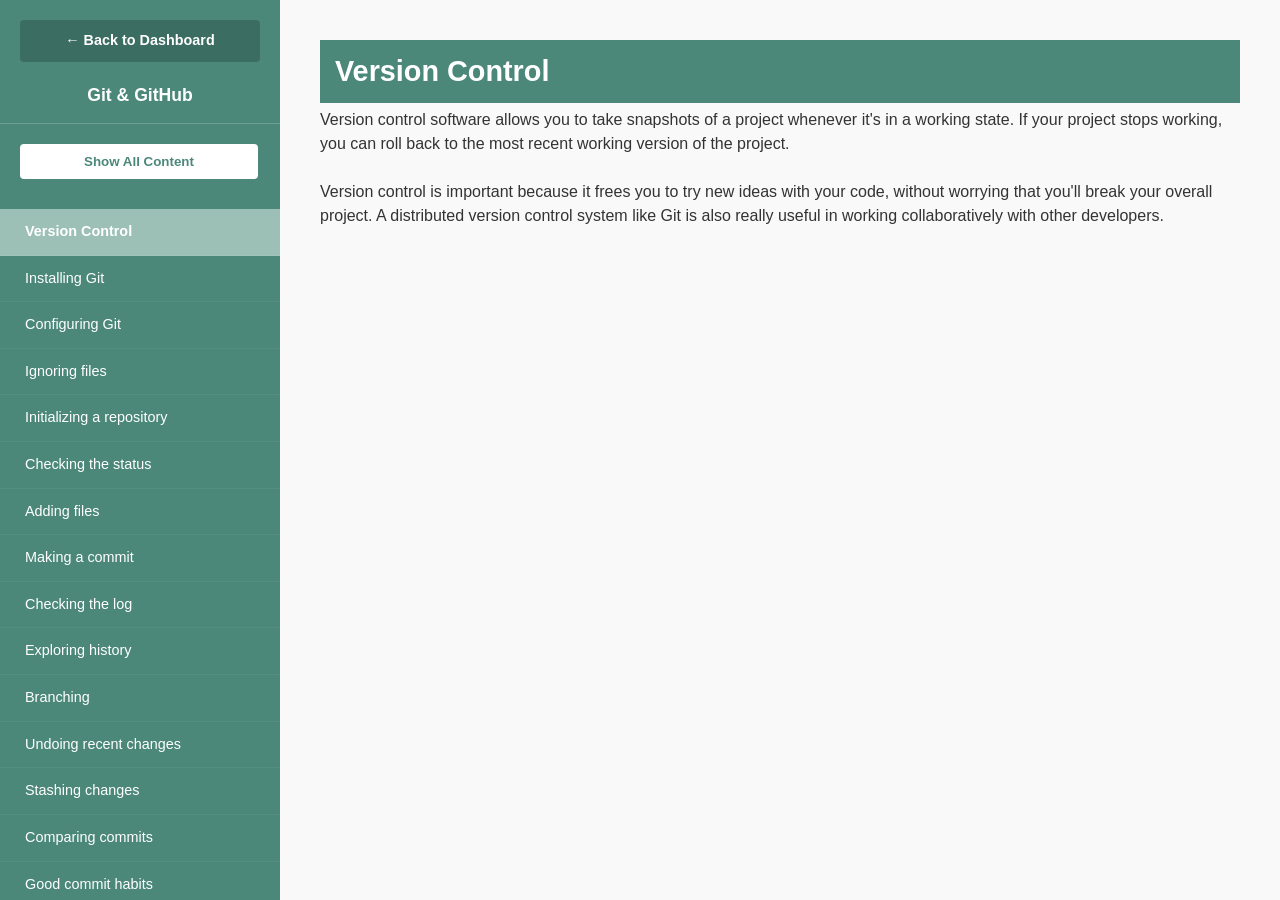
<file: pages/14. Git & GitHub.html>
<!DOCTYPE html>
<html lang="en">
<head>
    <meta charset="UTF-8">
    <meta name="viewport" content="width=device-width, initial-scale=1.0">
    <title>Beginner's Python Cheat Sheet - Git</title>
    <link rel="stylesheet" href="../assets/style.css">
</head>
<body>

    <aside>
        <a href="../index.html" class="back-btn">← Back to Dashboard</a>
        <h1>Git & GitHub</h1>
        <button id="show-all-btn">Show All Content</button>
        <nav>
            <ul id="nav-list">
                <li data-target="version-control" class="active">Version Control</li>
                <li data-target="installing">Installing Git</li>
                <li data-target="configuring">Configuring Git</li>
                <li data-target="ignoring">Ignoring files</li>
                <li data-target="initializing">Initializing a repository</li>
                <li data-target="status">Checking the status</li>
                <li data-target="adding">Adding files</li>
                <li data-target="making-commit">Making a commit</li>
                <li data-target="log">Checking the log</li>
                <li data-target="history">Exploring history</li>
                <li data-target="branching">Branching</li>
                <li data-target="undoing">Undoing recent changes</li>
                <li data-target="stashing">Stashing changes</li>
                <li data-target="comparing">Comparing commits</li>
                <li data-target="habits">Good commit habits</li>
                <li data-target="github">Git & GitHub</li>
                <li data-target="pull-requests">Using pull requests</li>
                <li data-target="practicing">Practicing with Git</li>
            </ul>
        </nav>
    </aside>

    <main id="content-area">

        <!-- VERSION CONTROL -->
        <section id="version-control" class="visible">
            <h2 class="main-topic-header">Version Control</h2>
            <div class="info-box">
                Version control software allows you to take snapshots of a project whenever it's in a working state. If your project stops working, you can roll back to the most recent working version of the project.
                <br><br>
                Version control is important because it frees you to try new ideas with your code, without worrying that you'll break your overall project. A distributed version control system like Git is also really useful in working collaboratively with other developers.
            </div>
        </section>

        <!-- INSTALLING GIT -->
        <section id="installing">
            <h2 class="main-topic-header">Installing Git</h2>
            <p class="intro-text">You can find an installer for your system at git-scm.com/. Before doing that, check if Git is already on your system:</p>
            <pre>$ git --version
git version 2.30.1 (Apple Git-130)</pre>
        </section>

        <!-- CONFIGURING GIT -->
        <section id="configuring">
            <h2 class="main-topic-header">Configuring Git</h2>
            <p class="intro-text">You can configure Git so some of its features are easier to use. The editor setting controls which editor Git will open when it needs you to enter text.</p>
            
            <div class="subtopic">
                <h3 class="subtopic-header">See all global settings</h3>
                <pre>$ git config --list</pre>
            </div>
            <div class="subtopic">
                <h3 class="subtopic-header">Set username</h3>
                <pre>$ git config --global user.name "eric"</pre>
            </div>
            <div class="subtopic">
                <h3 class="subtopic-header">Set email</h3>
                <pre>$ git config --global user.email "eric@example.com"</pre>
            </div>
            <div class="subtopic">
                <h3 class="subtopic-header">Set editor</h3>
                <pre>$ git config --global core.editor "nano"</pre>
            </div>
        </section>

        <!-- IGNORING FILES -->
        <section id="ignoring">
            <h2 class="main-topic-header">Ignoring files</h2>
            <p class="intro-text">To ignore files make a file called ".gitignore", with a leading dot and no extension. Then list the directories and files you want to ignore.</p>
            
            <div class="subtopic">
                <h3 class="subtopic-header">Ignore directories</h3>
                <pre>__pycache__/
my_venv/</pre>
            </div>
            <div class="subtopic">
                <h3 class="subtopic-header">Ignore specific files</h3>
                <pre>.DS_Store
secret_key.txt</pre>
            </div>
            <div class="subtopic">
                <h3 class="subtopic-header">Ignore files with specific extensions</h3>
                <pre>*.pyc</pre>
            </div>
        </section>

        <!-- INITIALIZING -->
        <section id="initializing">
            <h2 class="main-topic-header">Initializing a repository</h2>
            <p class="intro-text">All the files Git uses to manage the repository are located in the hidden directory .git. Don't delete that directory, or you'll lose your project's history.</p>
            <div class="subtopic">
                <h3 class="subtopic-header">Initialize a repository</h3>
                <pre>$ git init
Initialized empty Git repository in
    my_project/.git/</pre>
            </div>
        </section>

        <!-- STATUS -->
        <section id="status">
            <h2 class="main-topic-header">Checking the status</h2>
            <p class="intro-text">It's important to check the status of your project often, even before the first commit. This will tell you which files Git is planning to track.</p>
            <div class="subtopic">
                <h3 class="subtopic-header">Check status</h3>
                <pre>$ git status
On branch main
No commits yet
Untracked files:
    .gitignore
    hello.py
    ...</pre>
            </div>
        </section>

        <!-- ADDING FILES -->
        <section id="adding">
            <h2 class="main-topic-header">Adding files</h2>
            <p class="intro-text">You'll need to add the files you want Git to keep track of.</p>
            <div class="subtopic">
                <h3 class="subtopic-header">Add all files not in .gitignore</h3>
                <pre>$ git add .</pre>
            </div>
            <div class="subtopic">
                <h3 class="subtopic-header">Add a single file</h3>
                <pre>$ git add hello.py</pre>
            </div>
        </section>

        <!-- MAKING A COMMIT -->
        <section id="making-commit">
            <h2 class="main-topic-header">Making a commit</h2>
            <p class="intro-text">When making a commit, the -am flag commits all files that have been added, and records a commit message. (It's a good idea to check the status before making each commit.)</p>
            <div class="subtopic">
                <h3 class="subtopic-header">Make a commit with a message</h3>
                <pre>$ git commit -am "Started project, everything works."
 2 files changed, 7 insertions(+)
 create mode 100644 .gitignore
 create mode 100644 hello.py</pre>
            </div>
        </section>

        <!-- LOG -->
        <section id="log">
            <h2 class="main-topic-header">Checking the log</h2>
            <p class="intro-text">Git logs all the commits you've made. Checking the log is helpful for understanding the history of your project.</p>
            <div class="subtopic">
                <h3 class="subtopic-header">Check log in default format</h3>
                <pre>$ git log
commit dc2ebd6... (HEAD -> main)
Author: Eric Matthes &lt;eric@example.com&gt;
Date:   Feb 27 11:27:07 2023 -0900
    Greets user.
commit bf55851...
...</pre>
            </div>
            <div class="subtopic">
                <h3 class="subtopic-header">Check log in simpler format</h3>
                <pre>$ git log --oneline
dc2ebd6 (HEAD -> main) Greets uer.
bf55851 Started project, everything works.</pre>
            </div>
        </section>

        <!-- HISTORY -->
        <section id="history">
            <h2 class="main-topic-header">Exploring history</h2>
            <p class="intro-text">You can explore a project's history by visiting specific commit hashes, or by referencing the project's HEAD. HEAD refers to the most recent commit of the current branch.</p>
            <div class="subtopic">
                <h3 class="subtopic-header">Visit a specific commit</h3>
                <pre>$ git checkout b9aedbb</pre>
            </div>
            <div class="subtopic">
                <h3 class="subtopic-header">Return to most recent commit of main branch</h3>
                <pre>$ git checkout main</pre>
            </div>
            <div class="subtopic">
                <h3 class="subtopic-header">Visit the previous commit</h3>
                <pre>$ git checkout HEAD^</pre>
            </div>
            <div class="subtopic">
                <h3 class="subtopic-header">Visit an earlier commit</h3>
                <pre>$ git checkout HEAD^^^</pre>
            </div>
            <div class="subtopic">
                <h3 class="subtopic-header">Visit the previous commit (alternate syntax)</h3>
                <pre>$ git checkout HEAD~1</pre>
            </div>
            <div class="subtopic">
                <h3 class="subtopic-header">Visit an earlier commit (alternate syntax)</h3>
                <pre>$ git checkout HEAD~3</pre>
            </div>
        </section>

        <!-- BRANCHING -->
        <section id="branching">
            <h2 class="main-topic-header">Branching</h2>
            <p class="intro-text">When the work you're about to do will involve multiple commits, you can create a branch where you'll do this work. The changes you make will be kept away from the main branch until you choose to merge them. It's common to delete a branch after merging back to the main branch.
            <br>Branches can also be used to maintain independent releases of a project.</p>
            
            <div class="subtopic">
                <h3 class="subtopic-header">Make a new branch and switch to it</h3>
                <pre>$ git checkout -b new_branch_name
Switched to a new branch 'new_branch_name'</pre>
            </div>
            <div class="subtopic">
                <h3 class="subtopic-header">See all branches</h3>
                <pre>$ git branch
  main
* new_branch_name</pre>
            </div>
            <div class="subtopic">
                <h3 class="subtopic-header">Switch to a different branch</h3>
                <pre>$ git checkout main
Switched to branch 'main'</pre>
            </div>
            <div class="subtopic">
                <h3 class="subtopic-header">Merge branches</h3>
                <pre>$ git merge new_branch_name
Updating b9aedbb..5e5130a
Fast-forward
 hello.py | 5 +++++
 1 file changed, 5 insertions(+)</pre>
            </div>
            <div class="subtopic">
                <h3 class="subtopic-header">Delete a branch</h3>
                <pre>$ git branch -D new_branch_name
Deleted branch new_branch_name
    (was 5e5130a).</pre>
            </div>
            <div class="subtopic">
                <h3 class="subtopic-header">Move last commit to new branch</h3>
                <pre>$ git branch new_branch_name
$ git reset --hard HEAD~1
$ git checkout new_branch_name</pre>
            </div>
        </section>

        <!-- UNDOING -->
        <section id="undoing">
            <h2 class="main-topic-header">Undoing recent changes</h2>
            <p class="intro-text">One of the main points of version control is to allow you to go back to any working state of your project and start over from there.</p>
            
            <div class="subtopic">
                <h3 class="subtopic-header">Get rid of all uncommitted changes</h3>
                <pre>$ git checkout .</pre>
            </div>
            <div class="subtopic">
                <h3 class="subtopic-header">Get rid of all changes since a specific commit</h3>
                <pre>$ git reset --hard b9aedbb</pre>
            </div>
            <div class="subtopic">
                <h3 class="subtopic-header">Create new branch starting at a previous commit</h3>
                <pre>$ git checkout -b branch_name b9aedbb</pre>
            </div>
        </section>

        <!-- STASHING -->
        <section id="stashing">
            <h2 class="main-topic-header">Stashing changes</h2>
            <p class="intro-text">If you want to save some changes without making a commit, you can stash your changes. This is useful when you want to revisit the most recent commit without making a new commit. You can stash as many sets of changes as you need.</p>
            
            <div class="subtopic">
                <h3 class="subtopic-header">Stash changes since last commit</h3>
                <pre>$ git stash
Saved working directory and index state
  WIP on main: f6f39a6...</pre>
            </div>
            <div class="subtopic">
                <h3 class="subtopic-header">See stashed changes</h3>
                <pre>$ git stash list
stash@{0}: WIP on main: f6f39a6...
stash@{1}: WIP on main: f6f39a6...
...</pre>
            </div>
            <div class="subtopic">
                <h3 class="subtopic-header">Reapply changes from most recent stash</h3>
                <pre>$ git stash pop</pre>
            </div>
            <div class="subtopic">
                <h3 class="subtopic-header">Reapply changes from a specific stash</h3>
                <pre>$ git stash pop --index 1</pre>
            </div>
            <div class="subtopic">
                <h3 class="subtopic-header">Clear all stashed changes</h3>
                <pre>$ git stash clear</pre>
            </div>
        </section>

        <!-- COMPARING -->
        <section id="comparing">
            <h2 class="main-topic-header">Comparing commits</h2>
            <p class="intro-text">It's often helpful to compare changes across different states of a project.</p>
            
            <div class="subtopic">
                <h3 class="subtopic-header">See all changes since last commit</h3>
                <pre>$ git diff</pre>
            </div>
            <div class="subtopic">
                <h3 class="subtopic-header">See changes in one file since last commit</h3>
                <pre>$ git diff hello.py</pre>
            </div>
            <div class="subtopic">
                <h3 class="subtopic-header">See changes since a specific commit</h3>
                <pre>$ git diff HEAD~2
$ git diff HEAD^^
$ git diff fab2cdd</pre>
            </div>
            <div class="subtopic">
                <h3 class="subtopic-header">See changes between two commits</h3>
                <pre>$ git diff fab2cdd 7c0a5d8</pre>
            </div>
            <div class="subtopic">
                <h3 class="subtopic-header">See changes in one file between two commits</h3>
                <pre>$ git diff fab2cdd 7c0a5d8 hello.py</pre>
            </div>
        </section>

        <!-- HABITS -->
        <section id="habits">
            <h2 class="main-topic-header">Good commit habits</h2>
            <div class="info-box">
                Try to make a commit whenever your project is in a new working state. Make sure you're writing concise commit messages that focus on what changes have been implemented. If you're starting work on a new feature or bugfix, consider making a new branch.
            </div>
        </section>

        <!-- GITHUB -->
        <section id="github">
            <h2 class="main-topic-header">Git & GitHub</h2>
            <p class="intro-text">GitHub is a platform for sharing code, and working collaboratively on code. You can clone any public project on GitHub. When you have an account, you can upload your own projects, and make them public or private.</p>
            
            <div class="subtopic">
                <h3 class="subtopic-header">Clone an existing repository to your local system</h3>
                <pre>$ git clone
    https://github.com/ehmatthes/pcc_3e.git/
Cloning into 'pcc_3e'...
...
Resolving deltas: 100% (1503/1503), done.</pre>
            </div>
            <div class="subtopic">
                <h3 class="subtopic-header">Push a local project to a GitHub repository</h3>
                <p class="intro-text">You'll need to make an empty repository on GitHub first.</p>
                <pre>$ git remote add origin
    https://github.com/username/hello_repo.git
$ git push -u origin main
Enumerating objects: 10, done.
...
To https://github.com/username/hello_repo.git
 * [new branch]      main -> main
Branch 'main' set up to track remote branch
    'main' from 'origin'.</pre>
            </div>
            <div class="subtopic">
                <h3 class="subtopic-header">Push recent changes to your GitHub repository</h3>
                <pre>$ git push origin branch_name</pre>
            </div>
        </section>

        <!-- PULL REQUESTS -->
        <section id="pull-requests">
            <h2 class="main-topic-header">Using pull requests</h2>
            <div class="info-box">
                When you want to pull a set of changes from one branch into the main branch of a project on GitHub, you can make a pull request. To practice making pull requests on your own repositories, make a new branch for your work. When you're finished the work, push the branch to your repository. Then go to the "Pull requests" tab on GitHub, and click "Compare & pull request" on the branch you wish to merge. When you're ready, click "Merge pull request".
                <br><br>
                You can then pull these changes back into your local main branch with git pull origin main. This is an alternative to merging changes to your main branch locally, and then pushing the main branch to GitHub.
            </div>
        </section>

        <!-- PRACTICING -->
        <section id="practicing">
            <h2 class="main-topic-header">Practicing with Git</h2>
            <div class="info-box">
                Git can be used in simple ways as a solo developer, and complex ways as part of a large collaborative team. You can gain valuable experience by making a simple throwaway project and trying all of these steps with that project. Make sure your project has multiple files and nested folders to get a clear sense of how Git works.
            </div>
        </section>

    </main>

    <script>
        document.addEventListener('DOMContentLoaded', () => {
            const navItems = document.querySelectorAll('#nav-list li');
            const sections = document.querySelectorAll('main section');
            const showAllBtn = document.getElementById('show-all-btn');

            navItems.forEach(item => {
                item.addEventListener('click', () => {
                    const targetId = item.getAttribute('data-target');
                    
                    navItems.forEach(i => i.classList.remove('active'));
                    item.classList.add('active');

                    sections.forEach(section => {
                        if (section.id === targetId) {
                            section.classList.add('visible');
                        } else {
                            section.classList.remove('visible');
                        }
                    });

                    window.scrollTo({ top: 0, behavior: 'smooth' });
                });
            });

            showAllBtn.addEventListener('click', () => {
                navItems.forEach(i => i.classList.remove('active'));
                sections.forEach(section => {
                    section.classList.add('visible');
                });
                window.scrollTo({ top: 0, behavior: 'smooth' });
            });
        });
    </script>
    <script src="../assets/theme.js"></script>
</body>
</html>
</file>
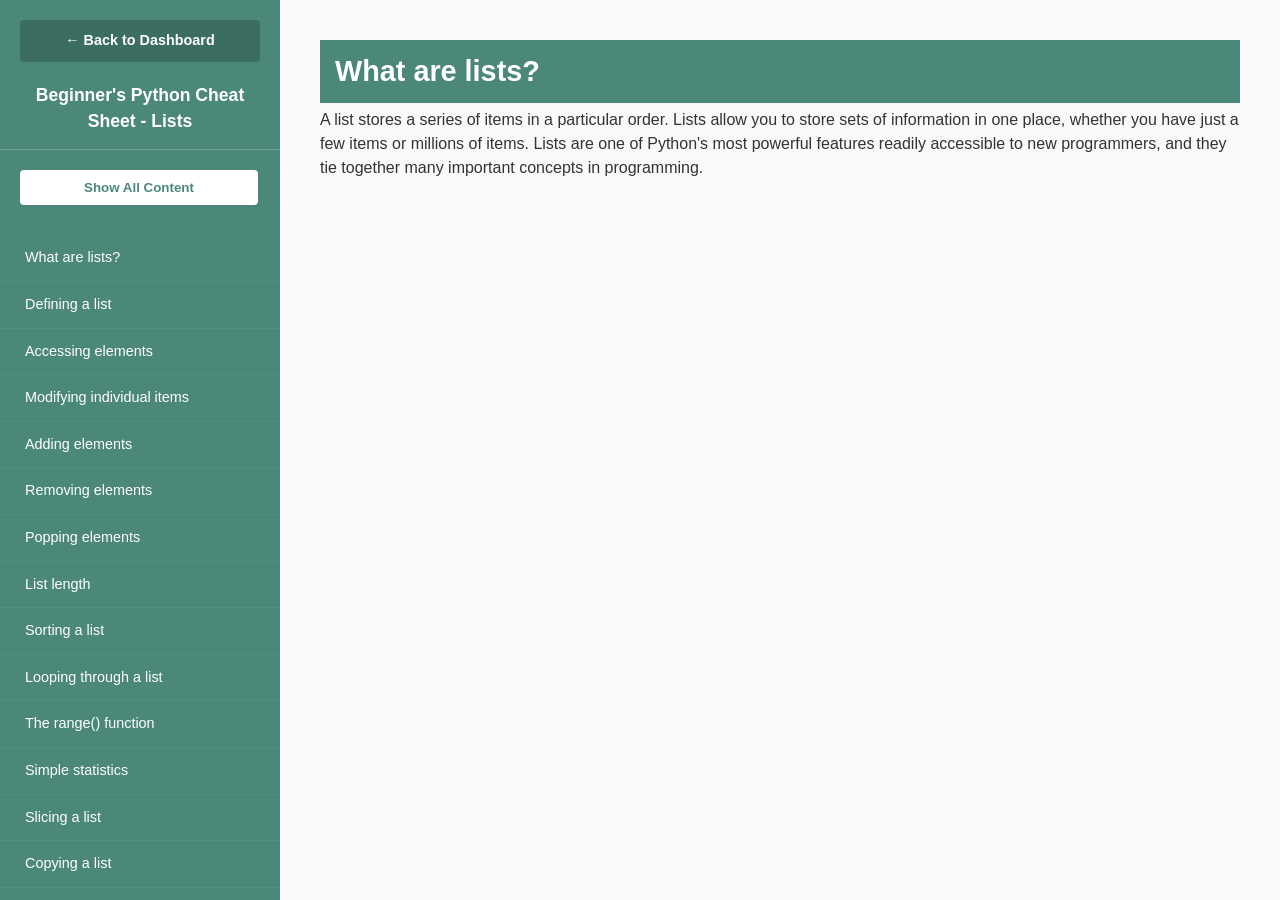
<file: pages/2. Lists.html>
<!DOCTYPE html>
<html lang="en">
<head>
    <meta charset="UTF-8">
    <meta name="viewport" content="width=device-width, initial-scale=1.0">
    <title>Beginner's Python Cheat Sheet - Lists & Tuples</title>
    <link rel="stylesheet" href="../assets/style.css">
</head>
<body>

    <aside>
        <a href="../index.html" class="back-btn">← Back to Dashboard</a>
        <h1>Beginner's Python Cheat Sheet - Lists</h1>
        <button id="show-all-btn">Show All Content</button>
        <nav>
            <ul id="nav-list">
                <li data-target="what-are-lists">What are lists?</li>
                <li data-target="defining">Defining a list</li>
                <li data-target="accessing">Accessing elements</li>
                <li data-target="modifying">Modifying individual items</li>
                <li data-target="adding">Adding elements</li>
                <li data-target="removing">Removing elements</li>
                <li data-target="popping">Popping elements</li>
                <li data-target="length">List length</li>
                <li data-target="sorting">Sorting a list</li>
                <li data-target="looping">Looping through a list</li>
                <li data-target="range">The range() function</li>
                <li data-target="stats">Simple statistics</li>
                <li data-target="slicing">Slicing a list</li>
                <li data-target="copying">Copying a list</li>
                <li data-target="comprehensions">List comprehensions</li>
                <li data-target="styling">Styling your code</li>
                <li data-target="tuples">Tuples</li>
                <li data-target="visualizing">Visualizing your code</li>
            </ul>
        </nav>
    </aside>

    <main id="content-area">

        <!-- WHAT ARE LISTS -->
        <section id="what-are-lists" class="visible">
            <h2 class="main-topic-header">What are lists?</h2>
            <p class="intro-text">A list stores a series of items in a particular order. Lists allow you to store sets of information in one place, whether you have just a few items or millions of items. Lists are one of Python's most powerful features readily accessible to new programmers, and they tie together many important concepts in programming.</p>
        </section>

        <!-- DEFINING A LIST -->
        <section id="defining">
            <h2 class="main-topic-header">Defining a list</h2>
            <p class="intro-text">Use square brackets to define a list, and use commas to separate individual items in the list. Use plural names for lists, to make it clear that the variable represents more than one item.</p>
            <div class="subtopic">
                <h3 class="subtopic-header">Making a list</h3>
                <pre>users = ['val', 'bob', 'mia', 'ron', 'ned']</pre>
            </div>
        </section>

        <!-- ACCESSING ELEMENTS -->
        <section id="accessing">
            <h2 class="main-topic-header">Accessing elements</h2>
            <p class="intro-text">Individual elements in a list are accessed according to their position, called the index. The index of the first element is 0, the index of the second element is 1, and so forth. Negative indices refer to items at the end of the list. To get a particular element, write the name of the list and then the index of the element in square brackets.</p>
            
            <div class="subtopic">
                <h3 class="subtopic-header">Getting the first element</h3>
                <pre>first_user = users[0]</pre>
            </div>
            <div class="subtopic">
                <h3 class="subtopic-header">Getting the second element</h3>
                <pre>second_user = users[1]</pre>
            </div>
            <div class="subtopic">
                <h3 class="subtopic-header">Getting the last element</h3>
                <pre>newest_user = users[-1]</pre>
            </div>
        </section>

        <!-- MODIFYING INDIVIDUAL ITEMS -->
        <section id="modifying">
            <h2 class="main-topic-header">Modifying individual items</h2>
            <p class="intro-text">Once you've defined a list, you can change the value of individual elements in the list. You do this by referring to the index of the item you want to modify.</p>
            <div class="subtopic">
                <h3 class="subtopic-header">Changing an element</h3>
                <pre>users[0] = 'valerie'
users[1] = 'robert'
users[-2] = 'ronald'</pre>
            </div>
        </section>

        <!-- ADDING ELEMENTS -->
        <section id="adding">
            <h2 class="main-topic-header">Adding elements</h2>
            <p class="intro-text">You can add elements to the end of a list, or you can insert them wherever you like in a list. This allows you to modify existing lists, or start with an empty list and then add items to it as the program develops.</p>
            
            <div class="subtopic">
                <h3 class="subtopic-header">Adding an element to the end of the list</h3>
                <pre>users.append('amy')</pre>
            </div>
            <div class="subtopic">
                <h3 class="subtopic-header">Starting with an empty list</h3>
                <pre>users = []
users.append('amy')
users.append('val')
users.append('bob')
users.append('mia')</pre>
            </div>
            <div class="subtopic">
                <h3 class="subtopic-header">Inserting elements at a particular position</h3>
                <pre>users.insert(0, 'joe')
users.insert(3, 'bea')</pre>
            </div>
        </section>

        <!-- REMOVING ELEMENTS -->
        <section id="removing">
            <h2 class="main-topic-header">Removing elements</h2>
            <p class="intro-text">You can remove elements by their position in a list, or by the value of the item. If you remove an item by its value, Python removes only the first item that has that value.</p>
            
            <div class="subtopic">
                <h3 class="subtopic-header">Deleting an element by its position</h3>
                <pre>del users[-1]</pre>
            </div>
            <div class="subtopic">
                <h3 class="subtopic-header">Removing an item by its value</h3>
                <pre>users.remove('mia')</pre>
            </div>
        </section>

        <!-- POPPING ELEMENTS -->
        <section id="popping">
            <h2 class="main-topic-header">Popping elements</h2>
            <p class="intro-text">If you want to work with an element that you're removing from the list, you can "pop" the item. If you think of the list as a stack of items, pop() takes an item off the top of the stack. By default pop() returns the last element in the list, but you can also pop elements from any position in the list.</p>
            
            <div class="subtopic">
                <h3 class="subtopic-header">Pop the last item from a list</h3>
                <pre>most_recent_user = users.pop()
print(most_recent_user)</pre>
            </div>
            <div class="subtopic">
                <h3 class="subtopic-header">Pop the first item in a list</h3>
                <pre>first_user = users.pop(0)
print(first_user)</pre>
            </div>
        </section>

        <!-- LIST LENGTH -->
        <section id="length">
            <h2 class="main-topic-header">List length</h2>
            <p class="intro-text">The len() function returns the number of items in a list.</p>
            <div class="subtopic">
                <h3 class="subtopic-header">Find the length of a list</h3>
                <pre>num_users = len(users)
print(f"We have {num_users} users.")</pre>
            </div>
        </section>

        <!-- SORTING A LIST -->
        <section id="sorting">
            <h2 class="main-topic-header">Sorting a list</h2>
            <p class="intro-text">The sort() method changes the order of a list permanently. The sorted() function returns a copy of the list, leaving the original list unchanged. You can sort the items in a list in alphabetical order, or reverse alphabetical order. You can also reverse the original order of the list. Keep in mind that lowercase and uppercase letters may affect the sort order.</p>
            
            <div class="subtopic">
                <h3 class="subtopic-header">Sorting a list permanently</h3>
                <pre>users.sort()</pre>
            </div>
            <div class="subtopic">
                <h3 class="subtopic-header">Sorting a list permanently in reverse alphabetical order</h3>
                <pre>users.sort(reverse=True)</pre>
            </div>
            <div class="subtopic">
                <h3 class="subtopic-header">Sorting a list temporarily</h3>
                <pre>print(sorted(users))
print(sorted(users, reverse=True))</pre>
            </div>
            <div class="subtopic">
                <h3 class="subtopic-header">Reversing the order of a list</h3>
                <pre>users.reverse()</pre>
            </div>
        </section>

        <!-- LOOPING THROUGH A LIST -->
        <section id="looping">
            <h2 class="main-topic-header">Looping through a list</h2>
            <p class="intro-text">Lists can contain millions of items, so Python provides an efficient way to loop through all the items in a list. When you set up a loop, Python pulls each item from the list one at a time and assigns it to a temporary variable, which you provide a name for. This name should be the singular version of the list name. The indented block of code makes up the body of the loop, where you can work with each individual item. Any lines that are not indented run after the loop is completed.</p>
            
            <div class="subtopic">
                <h3 class="subtopic-header">Printing all items in a list</h3>
                <pre>for user in users:
    print(user)</pre>
            </div>
            <div class="subtopic">
                <h3 class="subtopic-header">Printing a message for each item, and a separate message afterwards</h3>
                <pre>for user in users:
    print(f"\nWelcome, {user}!")
    print("We're so glad you joined!")

print("\nWelcome, we're glad to see you all!")</pre>
            </div>
        </section>

        <!-- THE RANGE() FUNCTION -->
        <section id="range">
            <h2 class="main-topic-header">The range() function</h2>
            <p class="intro-text">You can use the range() function to work with a set of numbers efficiently. The range() function starts at 0 by default, and stops one number below the number passed to it. You can use the list() function to efficiently generate a large list of numbers.</p>
            
            <div class="subtopic">
                <h3 class="subtopic-header">Printing the numbers 0 to 1000</h3>
                <pre>for number in range(1001):
    print(number)</pre>
            </div>
            <div class="subtopic">
                <h3 class="subtopic-header">Printing the numbers 1 to 1000</h3>
                <pre>for number in range(1, 1001):
    print(number)</pre>
            </div>
            <div class="subtopic">
                <h3 class="subtopic-header">Making a list of numbers from 1 to a million</h3>
                <pre>numbers = list(range(1, 1_000_001))</pre>
            </div>
        </section>

        <!-- SIMPLE STATISTICS -->
        <section id="stats">
            <h2 class="main-topic-header">Simple statistics</h2>
            <p class="intro-text">There are a number of simple statistical operations you can run on a list containing numerical data.</p>
            
            <div class="subtopic">
                <h3 class="subtopic-header">Finding the minimum value in a list</h3>
                <pre>ages = [93, 99, 66, 17, 85, 1, 35, 82, 2, 77]
youngest = min(ages)</pre>
            </div>
            <div class="subtopic">
                <h3 class="subtopic-header">Finding the maximum value</h3>
                <pre>ages = [93, 99, 66, 17, 85, 1, 35, 82, 2, 77]
oldest = max(ages)</pre>
            </div>
            <div class="subtopic">
                <h3 class="subtopic-header">Finding the sum of all values</h3>
                <pre>ages = [93, 99, 66, 17, 85, 1, 35, 82, 2, 77]
total_years = sum(ages)</pre>
            </div>
        </section>

        <!-- SLICING A LIST -->
        <section id="slicing">
            <h2 class="main-topic-header">Slicing a list</h2>
            <p class="intro-text">You can work with any subset of elements from a list. A portion of a list is called a slice. To slice a list start with the index of the first item you want, then add a colon and the index after the last item you want. Leave off the first index to start at the beginning of the list, and leave off the second index to slice through the end of the list.</p>
            
            <div class="subtopic">
                <h3 class="subtopic-header">Getting the first three items</h3>
                <pre>finishers = ['kai', 'abe', 'ada', 'gus', 'zoe']
first_three = finishers[:3]</pre>
            </div>
            <div class="subtopic">
                <h3 class="subtopic-header">Getting the middle three items</h3>
                <pre>middle_three = finishers[1:4]</pre>
            </div>
            <div class="subtopic">
                <h3 class="subtopic-header">Getting the last three items</h3>
                <pre>last_three = finishers[-3:]</pre>
            </div>
        </section>

        <!-- COPYING A LIST -->
        <section id="copying">
            <h2 class="main-topic-header">Copying a list</h2>
            <p class="intro-text">To copy a list make a slice that starts at the first item and ends at the last item. If you try to copy a list without using this approach, whatever you do to the copied list will affect the original list as well.</p>
            <div class="subtopic">
                <h3 class="subtopic-header">Making a copy of a list</h3>
                <pre>finishers = ['kai', 'abe', 'ada', 'gus', 'zoe']
copy_of_finishers = finishers[:]</pre>
            </div>
        </section>

        <!-- LIST COMPREHENSIONS -->
        <section id="comprehensions">
            <h2 class="main-topic-header">List comprehensions</h2>
            <p class="intro-text">You can use a loop to generate a list based on a range of numbers or on another list. This is a common operation, so Python offers a more efficient way to do it. List comprehensions may look complicated at first; if so, use the for loop approach until you're ready to start using comprehensions. To write a comprehension, define an expression for the values you want to store in the list. Then write a for loop to generate input values needed to make the list.</p>
            
            <div class="subtopic">
                <h3 class="subtopic-header">Using a loop to generate a list of square numbers</h3>
                <pre>squares = []
for x in range(1, 11):
    square = x**2
    squares.append(square)</pre>
            </div>
            <div class="subtopic">
                <h3 class="subtopic-header">Using a comprehension to generate a list of square numbers</h3>
                <pre>squares = [x**2 for x in range(1, 11)]</pre>
            </div>
            <div class="subtopic">
                <h3 class="subtopic-header">Using a loop to convert a list of names to upper case</h3>
                <pre>names = ['kai', 'abe', 'ada', 'gus', 'zoe']
upper_names = []
for name in names:
    upper_names.append(name.upper())</pre>
            </div>
            <div class="subtopic">
                <h3 class="subtopic-header">Using a comprehension to convert a list of names to upper case</h3>
                <pre>names = ['kai', 'abe', 'ada', 'gus', 'zoe']
upper_names = [name.upper() for name in names]</pre>
            </div>
        </section>

        <!-- STYLING YOUR CODE -->
        <section id="styling">
            <h2 class="main-topic-header">Styling your code</h2>
            <p class="intro-text">Readability counts</p>
            <div class="subtopic">
                <h3 class="subtopic-header">Follow common Python formatting conventions:</h3>
                <ul class="bullets">
                    <li>Use four spaces per indentation level.</li>
                    <li>Keep your lines to 79 characters or fewer.</li>
                    <li>Use single blank lines to group parts of your program visually.</li>
                </ul>
            </div>
        </section>

        <!-- TUPLES -->
        <section id="tuples">
            <h2 class="main-topic-header">Tuples</h2>
            <p class="intro-text">A tuple is like a list, except you can't change the values in a tuple once it's defined. Tuples are good for storing information that shouldn't be changed throughout the life of a program. Tuples are usually designated by parentheses. You can overwrite an entire tuple, but you can't change the values of individual elements.</p>
            
            <div class="subtopic">
                <h3 class="subtopic-header">Defining a tuple</h3>
                <pre>dimensions = (800, 600)</pre>
            </div>
            <div class="subtopic">
                <h3 class="subtopic-header">Looping through a tuple</h3>
                <pre>for dimension in dimensions:
    print(dimension)</pre>
            </div>
            <div class="subtopic">
                <h3 class="subtopic-header">Overwriting a tuple</h3>
                <pre>dimensions = (800, 600)
print(dimensions)

dimensions = (1200, 900)
print(dimensions)</pre>
            </div>
        </section>

        <!-- VISUALIZING YOUR CODE -->
        <section id="visualizing">
            <h2 class="main-topic-header">Visualizing your code</h2>
            <p class="intro-text">When you're first learning about data structures such as lists, it helps to visualize how Python is working with the information in your program. Python Tutor is a great tool for seeing how Python keeps track of the information in a list. Try running the following code on pythontutor.com, and then run your own code.</p>
            
            <div class="subtopic">
                <h3 class="subtopic-header">Build a list and print the items in the list</h3>
                <pre>dogs = []
dogs.append('willie')
dogs.append('hootz')
dogs.append('peso')
dogs.append('goblin')

for dog in dogs:
    print(f"Hello {dog}!")
print("I love these dogs!")

print("\nThese were my first two dogs:")
old_dogs = dogs[:2]
for old_dog in old_dogs:
    print(old_dog)

del dogs[0]
dogs.remove('peso')
print(dogs)</pre>
            </div>
        </section>

    </main>

    <script>
        document.addEventListener('DOMContentLoaded', () => {
            const navItems = document.querySelectorAll('#nav-list li');
            const sections = document.querySelectorAll('main section');
            const showAllBtn = document.getElementById('show-all-btn');

            navItems.forEach(item => {
                item.addEventListener('click', () => {
                    const targetId = item.getAttribute('data-target');
                    
                    navItems.forEach(i => i.classList.remove('active'));
                    item.classList.add('active');

                    sections.forEach(section => {
                        if (section.id === targetId) {
                            section.classList.add('visible');
                        } else {
                            section.classList.remove('visible');
                        }
                    });

                    window.scrollTo({ top: 0, behavior: 'smooth' });
                });
            });

            showAllBtn.addEventListener('click', () => {
                navItems.forEach(i => i.classList.remove('active'));
                sections.forEach(section => {
                    section.classList.add('visible');
                });
                window.scrollTo({ top: 0, behavior: 'smooth' });
            });
        });
    </script>
    <script src="../assets/theme.js"></script>
</body>
</html>
</file>
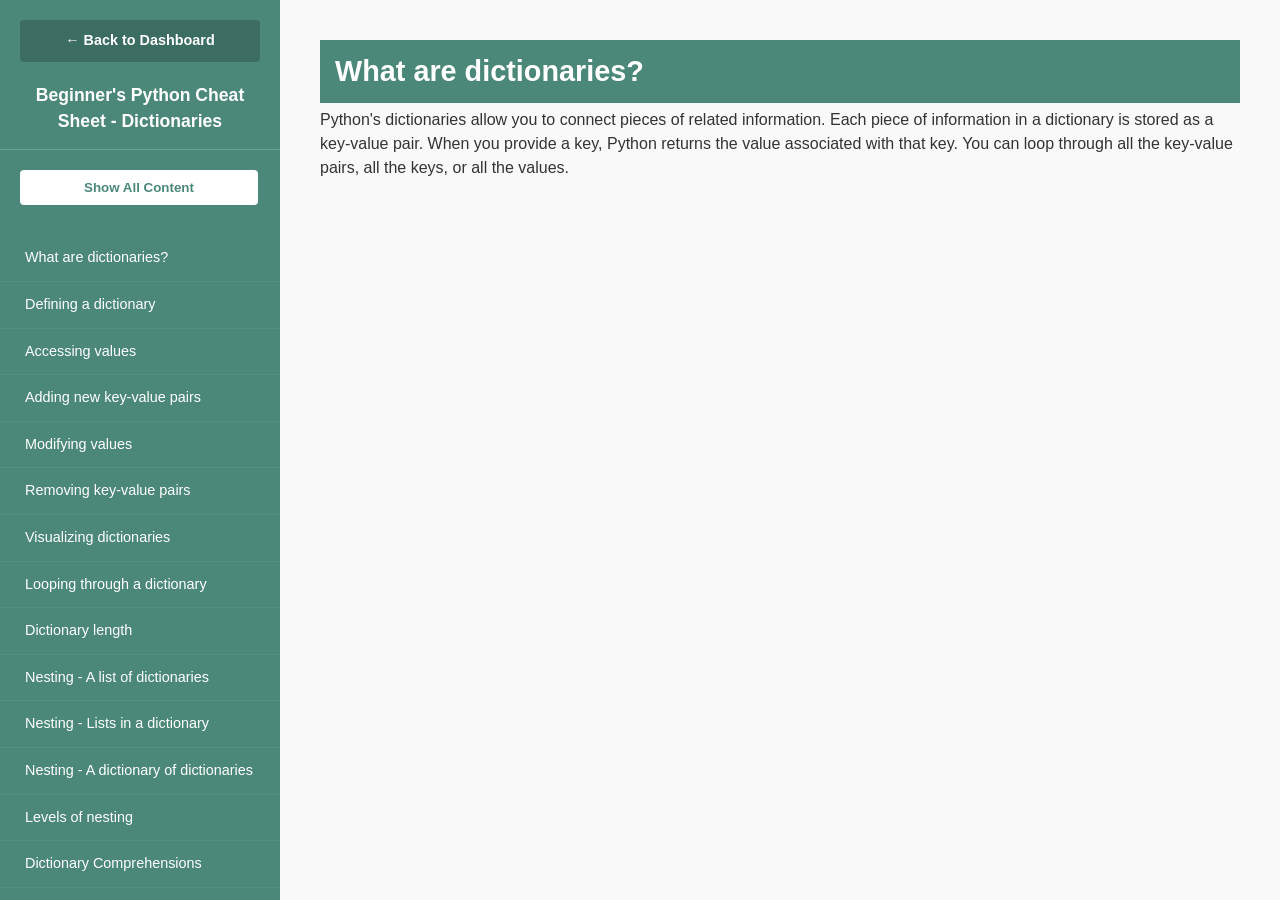
<file: pages/3. Dictionaries.html>
<!DOCTYPE html>
<html lang="en">
<head>
    <meta charset="UTF-8">
    <meta name="viewport" content="width=device-width, initial-scale=1.0">
    <title>Beginner's Python Cheat Sheet - Dictionaries & Nesting</title>
    <link rel="stylesheet" href="../assets/style.css">
</head>
<body>

    <aside>
        <a href="../index.html" class="back-btn">← Back to Dashboard</a>
        <h1>Beginner's Python Cheat Sheet - Dictionaries</h1>
        <button id="show-all-btn">Show All Content</button>
        <nav>
            <ul id="nav-list">
                <li data-target="what-are-dicts">What are dictionaries?</li>
                <li data-target="defining-dict">Defining a dictionary</li>
                <li data-target="accessing-values">Accessing values</li>
                <li data-target="adding-pairs">Adding new key-value pairs</li>
                <li data-target="modifying-values">Modifying values</li>
                <li data-target="removing-pairs">Removing key-value pairs</li>
                <li data-target="visualizing-dicts">Visualizing dictionaries</li>
                <li data-target="looping-dict">Looping through a dictionary</li>
                <li data-target="dict-length">Dictionary length</li>
                <li data-target="nesting-list">Nesting - A list of dictionaries</li>
                <li data-target="nesting-dict-list">Nesting - Lists in a dictionary</li>
                <li data-target="nesting-dict-dict">Nesting - A dictionary of dictionaries</li>
                <li data-target="levels-nesting">Levels of nesting</li>
                <li data-target="dict-comprehensions">Dictionary Comprehensions</li>
                <li data-target="million-dicts">Generating a million dictionaries</li>
            </ul>
        </nav>
    </aside>

    <main id="content-area">

        <!-- WHAT ARE DICTIONARIES -->
        <section id="what-are-dicts" class="visible">
            <h2 class="main-topic-header">What are dictionaries?</h2>
            <p class="intro-text">Python's dictionaries allow you to connect pieces of related information. Each piece of information in a dictionary is stored as a key-value pair. When you provide a key, Python returns the value associated with that key. You can loop through all the key-value pairs, all the keys, or all the values.</p>
        </section>

        <!-- DEFINING A DICTIONARY -->
        <section id="defining-dict">
            <h2 class="main-topic-header">Defining a dictionary</h2>
            <p class="intro-text">Use curly braces to define a dictionary. Use colons to connect keys and values, and use commas to separate individual key-value pairs.</p>
            <div class="subtopic">
                <h3 class="subtopic-header">Making a dictionary</h3>
                <pre>alien_0 = {'color': 'green', 'points': 5}</pre>
            </div>
        </section>

        <!-- ACCESSING VALUES -->
        <section id="accessing-values">
            <h2 class="main-topic-header">Accessing values</h2>
            <p class="intro-text">To access the value associated with an individual key give the name of the dictionary and then place the key in a set of square brackets. If the key you provided is not in the dictionary, an error will occur.
            <br><br>You can also use the get() method, which returns None instead of an error if the key doesn't exist. You can also specify a default value to use if the key is not in the dictionary.</p>
            
            <div class="subtopic">
                <h3 class="subtopic-header">Getting the value associated with a key</h3>
                <pre>alien_0 = {'color': 'green', 'points': 5}

print(alien_0['color'])
print(alien_0['points'])</pre>
            </div>

            <div class="subtopic">
                <h3 class="subtopic-header">Getting the value with get()</h3>
                <pre>alien_0 = {'color': 'green'}

alien_color = alien_0.get('color')
alien_points = alien_0.get('points', 0)
alien_speed = alien_0.get('speed')

print(alien_color)
print(alien_points)
print(alien_speed)</pre>
            </div>
        </section>

        <!-- ADDING KEY-VALUE PAIRS -->
        <section id="adding-pairs">
            <h2 class="main-topic-header">Adding new key-value pairs</h2>
            <p class="intro-text">You can store as many key-value pairs as you want in a dictionary, until your computer runs out of memory. To add a new key-value pair to an existing dictionary give the name of the dictionary and the new key in square brackets, and set it equal to the new value.
            <br><br>This also allows you to start with an empty dictionary and add key-value pairs as they become relevant.</p>
            
            <div class="subtopic">
                <h3 class="subtopic-header">Adding a key-value pair</h3>
                <pre>alien_0 = {'color': 'green', 'points': 5}

alien_0['x'] = 0
alien_0['y'] = 25
alien_0['speed'] = 1.5</pre>
            </div>

            <div class="subtopic">
                <h3 class="subtopic-header">Starting with an empty dictionary</h3>
                <pre>alien_0 = {}
alien_0['color'] = 'green'
alien_0['points'] = 5</pre>
            </div>
        </section>

        <!-- MODIFYING VALUES -->
        <section id="modifying-values">
            <h2 class="main-topic-header">Modifying values</h2>
            <p class="intro-text">You can modify the value associated with any key in a dictionary. To do so give the name of the dictionary and the key in square brackets, then provide the new value for that key.</p>
            
            <div class="subtopic">
                <h3 class="subtopic-header">Modifying values in a dictionary</h3>
                <pre>alien_0 = {'color': 'green', 'points': 5}
print(alien_0)

# Change the alien's color and point value.
alien_0['color'] = 'yellow'
alien_0['points'] = 10
print(alien_0)</pre>
            </div>
        </section>

        <!-- REMOVING KEY-VALUE PAIRS -->
        <section id="removing-pairs">
            <h2 class="main-topic-header">Removing key-value pairs</h2>
            <p class="intro-text">You can remove any key-value pair you want from a dictionary. To do this use the del keyword and the dictionary name, followed by the key in square brackets. This will delete the key and its associated value.</p>
            
            <div class="subtopic">
                <h3 class="subtopic-header">Deleting a key-value pair</h3>
                <pre>alien_0 = {'color': 'green', 'points': 5}
print(alien_0)

del alien_0['points']
print(alien_0)</pre>
            </div>
        </section>

        <!-- VISUALIZING DICTIONARIES -->
        <section id="visualizing-dicts">
            <h2 class="main-topic-header">Visualizing dictionaries</h2>
            <p class="intro-text">Try running some of these examples on pythontutor.com, and then run one of your own programs that uses dictionaries.</p>
        </section>

        <!-- LOOPING THROUGH A DICTIONARY -->
        <section id="looping-dict">
            <h2 class="main-topic-header">Looping through a dictionary</h2>
            <p class="intro-text">You can loop through a dictionary in three ways: you can loop through all the key-value pairs, all the keys, or all the values.
            <br><br>Dictionaries keep track of the order in which key-value pairs are added. If you want to process the information in a different order, you can sort the keys in your loop, using the sorted() function.</p>
            
            <div class="subtopic">
                <h3 class="subtopic-header">Looping through all key-value pairs</h3>
                <pre># Store people's favorite languages.
fav_languages = {
    'jen': 'python',
    'sarah': 'c',
    'edward': 'ruby',
    'phil': 'python',
}

# Show each person's favorite language.
for name, language in fav_languages.items():
    print(f"{name}: {language}")</pre>
            </div>

            <div class="subtopic">
                <h3 class="subtopic-header">Looping through all the keys</h3>
                <pre># Show everyone who's taken the survey.
for name in fav_languages.keys():
    print(name)</pre>
            </div>

            <div class="subtopic">
                <h3 class="subtopic-header">Looping through all the values</h3>
                <pre># Show all the languages that have been chosen.
for language in fav_languages.values():
    print(language)</pre>
            </div>

            <div class="subtopic">
                <h3 class="subtopic-header">Looping through all the keys in reverse order</h3>
                <pre># Show each person's favorite language,
# in reverse order by the person's name.
for name in sorted(fav_languages.keys(),
        reverse=True):
    language = fav_languages[name]
    print(f"{name}: {language}")</pre>
            </div>
        </section>

        <!-- DICTIONARY LENGTH -->
        <section id="dict-length">
            <h2 class="main-topic-header">Dictionary length</h2>
            <p class="intro-text">You can find the number of key-value pairs in a dictionary using the len() function.</p>
            <div class="subtopic">
                <h3 class="subtopic-header">Finding a dictionary's length</h3>
                <pre>num_responses = len(fav_languages)</pre>
            </div>
        </section>

        <!-- NESTING - A LIST OF DICTIONARIES -->
        <section id="nesting-list">
            <h2 class="main-topic-header">Nesting - A list of dictionaries</h2>
            <p class="intro-text">It's sometimes useful to store a number of dictionaries in a list; this is called nesting.</p>
            
            <div class="subtopic">
                <h3 class="subtopic-header">Storing dictionaries in a list</h3>
                <pre># Start with an empty list.
users = []

# Make a new user, and add them to the list.
new_user = {
    'last': 'fermi',
    'first': 'enrico',
    'username': 'efermi',
}
users.append(new_user)

# Make another new user, and add them as well.
new_user = {
    'last': 'curie',
    'first': 'marie',
    'username': 'mcurie',
}
users.append(new_user)

# Show all information about each user.
print("User summary:")
for user_dict in users:
    for k, v in user_dict.items():
        print(f"{k}: {v}")
    print("\n")</pre>
            </div>

            <div class="subtopic">
                <h3 class="subtopic-header">Defining a list of dictionaries directly</h3>
                <pre># Define a list of users, where each user
# is represented by a dictionary.
users = [
    {
        'last': 'fermi',
        'first': 'enrico',
        'username': 'efermi',
    },
    {
        'last': 'curie',
        'first': 'marie',
        'username': 'mcurie',
    },
]

# Show all information about each user.
print("User summary:")
for user_dict in users:
    for k, v in user_dict.items():
        print(f"{k}: {v}")
    print("\n")</pre>
            </div>
        </section>

        <!-- NESTING - LISTS IN A DICTIONARY -->
        <section id="nesting-dict-list">
            <h2 class="main-topic-header">Nesting - Lists in a dictionary</h2>
            <p class="intro-text">Storing a list inside a dictionary allows you to associate more than one value with each key.</p>
            
            <div class="subtopic">
                <h3 class="subtopic-header">Storing lists in a dictionary</h3>
                <pre># Store multiple languages for each person.
fav_languages = {
    'jen': ['python', 'ruby'],
    'sarah': ['c'],
    'edward': ['ruby', 'go'],
    'phil': ['python', 'haskell'],
}

# Show all responses for each person.
for name, langs in fav_languages.items():
    print(f"{name}: ")
    for lang in langs:
        print(f"- {lang}")</pre>
            </div>
        </section>

        <!-- NESTING - A DICTIONARY OF DICTIONARIES -->
        <section id="nesting-dict-dict">
            <h2 class="main-topic-header">Nesting - A dictionary of dictionaries</h2>
            <p class="intro-text">You can store a dictionary inside another dictionary. In this case each value associated with a key is itself a dictionary.</p>
            
            <div class="subtopic">
                <h3 class="subtopic-header">Storing dictionaries in a dictionary</h3>
                <pre>users = {
    'aeinstein': {
        'first': 'albert',
        'last': 'einstein',
        'location': 'princeton',
    },
    'mcurie': {
        'first': 'marie',
        'last': 'curie',
        'location': 'paris',
    },
}

for username, user_dict in users.items():
    full_name = f"{user_dict['first']} "
    full_name += user_dict['last']
    location = user_dict['location']

    print(f"\nUsername: {username}")
    print(f"\tFull name: {full_name.title()}")
    print(f"\tLocation: {location.title()}")</pre>
            </div>
        </section>

        <!-- LEVELS OF NESTING -->
        <section id="levels-nesting">
            <h2 class="main-topic-header">Levels of nesting</h2>
            <div class="info-box">
                Nesting is extremely useful in certain situations. However, be aware of making your code overly complex. If you're nesting items much deeper than what you see here there are probably simpler ways of managing your data, such as using classes.
            </div>
        </section>

        <!-- DICTIONARY COMPREHENSIONS -->
        <section id="dict-comprehensions">
            <h2 class="main-topic-header">Dictionary Comprehensions</h2>
            <p class="intro-text">A comprehension is a compact way of generating a dictionary, similar to a list comprehension. To make a dictionary comprehension, define an expression for the key-value pairs you want to make. Then write a for loop to generate the values that will feed into this expression.
            <br><br>The zip() function matches each item in one list to each item in a second list. It can be used to make a dictionary from two lists.</p>
            
            <div class="subtopic">
                <h3 class="subtopic-header">Using a loop to make a dictionary</h3>
                <pre>squares = {}
for x in range(5):
    squares[x] = x**2</pre>
            </div>

            <div class="subtopic">
                <h3 class="subtopic-header">Using a dictionary comprehension</h3>
                <pre>squares = {x:x**2 for x in range(5)}</pre>
            </div>

            <div class="subtopic">
                <h3 class="subtopic-header">Using zip() to make a dictionary</h3>
                <pre>group_1 = ['kai', 'abe', 'ada', 'gus', 'zoe']
group_2 = ['jen', 'eva', 'dan', 'isa', 'meg']

pairings = {name:name_2
    for name, name_2 in zip(group_1, group_2)}</pre>
            </div>
        </section>

        <!-- GENERATING A MILLION DICTIONARIES -->
        <section id="million-dicts">
            <h2 class="main-topic-header">Generating a million dictionaries</h2>
            <p class="intro-text">You can use a loop to generate a large number of dictionaries efficiently, if all the dictionaries start out with similar data.</p>
            
            <div class="subtopic">
                <h3 class="subtopic-header">A million aliens</h3>
                <pre>aliens = []

# Make a million green aliens, worth 5 points
# each. Have them all start in one row.
for alien_num in range(1_000_000):
    new_alien = {
        'color': 'green',
        'points': 5,
        'x': 20 * alien_num,
        'y': 0
    }
    aliens.append(new_alien)

# Prove the list contains a million aliens.
num_aliens = len(aliens)

print("Number of aliens created:")
print(num_aliens)</pre>
            </div>
        </section>

    </main>

    <script>
        document.addEventListener('DOMContentLoaded', () => {
            const navItems = document.querySelectorAll('#nav-list li');
            const sections = document.querySelectorAll('main section');
            const showAllBtn = document.getElementById('show-all-btn');

            navItems.forEach(item => {
                item.addEventListener('click', () => {
                    const targetId = item.getAttribute('data-target');
                    
                    navItems.forEach(i => i.classList.remove('active'));
                    item.classList.add('active');

                    sections.forEach(section => {
                        if (section.id === targetId) {
                            section.classList.add('visible');
                        } else {
                            section.classList.remove('visible');
                        }
                    });

                    window.scrollTo({ top: 0, behavior: 'smooth' });
                });
            });

            showAllBtn.addEventListener('click', () => {
                navItems.forEach(i => i.classList.remove('active'));
                sections.forEach(section => {
                    section.classList.add('visible');
                });
                window.scrollTo({ top: 0, behavior: 'smooth' });
            });
        });
    </script>
    <script src="../assets/theme.js"></script>
</body>
</html>
</file>
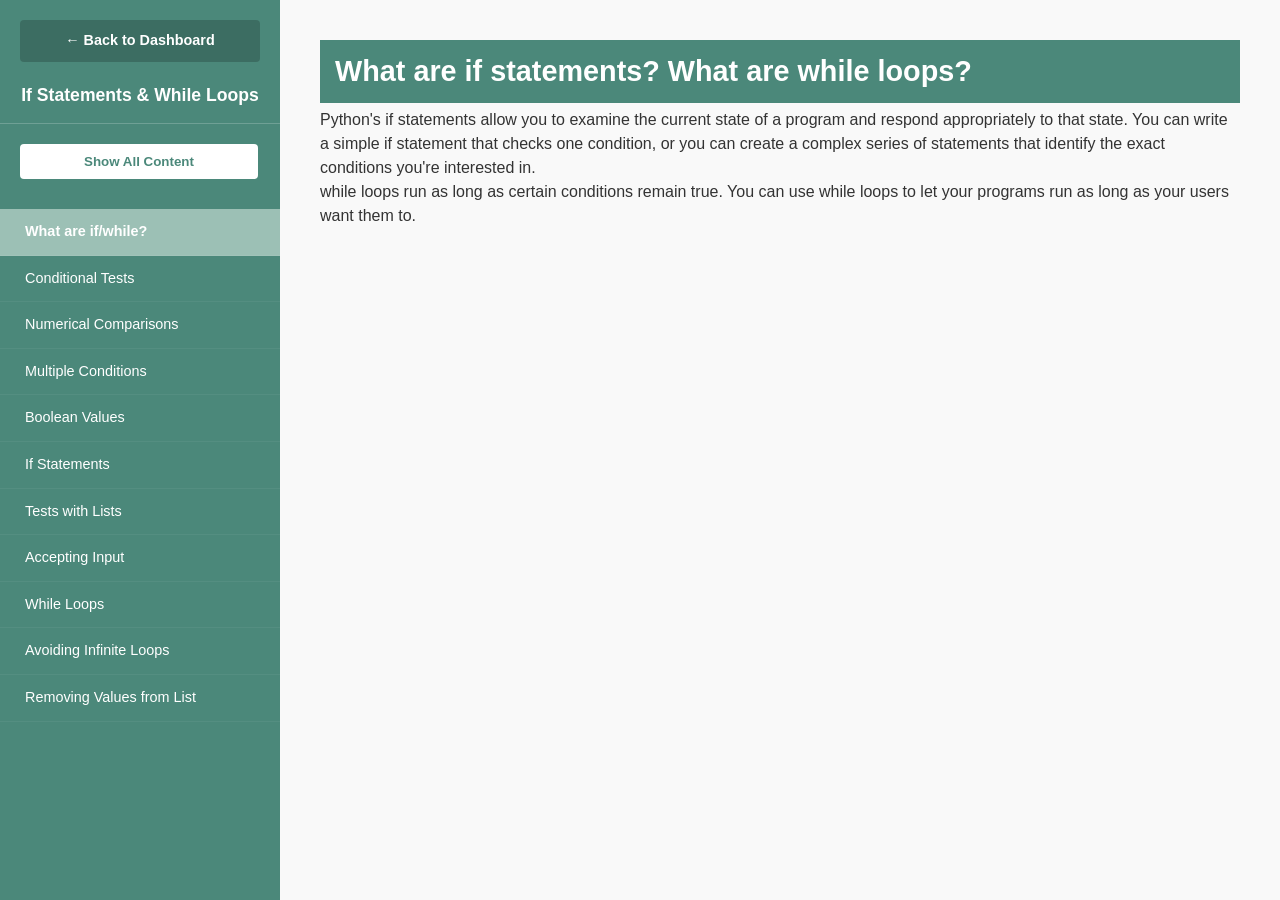
<file: pages/4. If Statements & While Loops.html>
<!DOCTYPE html>
<html lang="en">
<head>
    <meta charset="UTF-8">
    <meta name="viewport" content="width=device-width, initial-scale=1.0">
    <title>Beginner's Python Cheat Sheet - If Statements and While Loops</title>
    <link rel="stylesheet" href="../assets/style.css">
</head>
<body>

    <aside>
        <a href="../index.html" class="back-btn">← Back to Dashboard</a>
        <h1>If Statements & While Loops</h1>
        <button id="show-all-btn">Show All Content</button>
        <nav>
            <ul id="nav-list">
                <li data-target="intro" class="active">What are if/while?</li>
                <li data-target="conditional-tests">Conditional Tests</li>
                <li data-target="numerical">Numerical Comparisons</li>
                <li data-target="multiple-conditions">Multiple Conditions</li>
                <li data-target="boolean">Boolean Values</li>
                <li data-target="if-statements">If Statements</li>
                <li data-target="tests-with-lists">Tests with Lists</li>
                <li data-target="accepting-input">Accepting Input</li>
                <li data-target="while-loops">While Loops</li>
                <li data-target="infinite-loops">Avoiding Infinite Loops</li>
                <li data-target="removing-values">Removing Values from List</li>
            </ul>
        </nav>
    </aside>

    <main id="content-area">

        <!-- INTRO -->
        <section id="intro" class="visible">
            <h2 class="main-topic-header">What are if statements? What are while loops?</h2>
            <p class="intro-text">Python's if statements allow you to examine the current state of a program and respond appropriately to that state. You can write a simple if statement that checks one condition, or you can create a complex series of statements that identify the exact conditions you're interested in.</p>
            <p class="intro-text">while loops run as long as certain conditions remain true. You can use while loops to let your programs run as long as your users want them to.</p>
        </section>

        <!-- CONDITIONAL TESTS -->
        <section id="conditional-tests">
            <h2 class="main-topic-header">Conditional Tests</h2>
            <p class="intro-text">A conditional test is an expression that can be evaluated as true or false. Python uses the values True and False to decide whether the code in an if statement should be executed.</p>
            
            <div class="subtopic">
                <h3 class="subtopic-header">Checking for equality</h3>
                <p class="intro-text">A single equal sign assigns a value to a variable. A double equal sign checks whether two values are equal. If your conditional tests aren't doing what you expect them to, make sure you're not accidentally using a single equal sign.</p>
                <pre>>>> car = 'bmw'
>>> car == 'bmw'
True
>>> car = 'audi'
>>> car == 'bmw'
False</pre>
            </div>

            <div class="subtopic">
                <h3 class="subtopic-header">Ignoring case when making a comparison</h3>
                <pre>>>> car = 'Audi'
>>> car.lower() == 'audi'
True</pre>
            </div>

            <div class="subtopic">
                <h3 class="subtopic-header">Checking for inequality</h3>
                <pre>>>> topping = 'mushrooms'
>>> topping != 'anchovies'
True</pre>
            </div>
        </section>

        <!-- NUMERICAL COMPARISONS -->
        <section id="numerical">
            <h2 class="main-topic-header">Numerical comparisons</h2>
            <p class="intro-text">Testing numerical values is similar to testing string values.</p>
            
            <div class="subtopic">
                <h3 class="subtopic-header">Testing equality and inequality</h3>
                <pre>>>> age = 18
>>> age == 18
True
>>> age != 18
False</pre>
            </div>

            <div class="subtopic">
                <h3 class="subtopic-header">Comparison operators</h3>
                <pre>>>> age = 19
>>> age < 21
True
>>> age <= 21
True
>>> age > 21
False
>>> age >= 21
False</pre>
            </div>
        </section>

        <!-- MULTIPLE CONDITIONS -->
        <section id="multiple-conditions">
            <h2 class="main-topic-header">Checking multiple conditions</h2>
            <p class="intro-text">You can check multiple conditions at the same time. The and operator returns True if all the conditions listed are true. The or operator returns True if any condition is true.</p>
            
            <div class="subtopic">
                <h3 class="subtopic-header">Using and to check multiple conditions</h3>
                <pre>>>> age_0 = 22
>>> age_1 = 18
>>> age_0 >= 21 and age_1 >= 21
False
>>> age_1 = 23
>>> age_0 >= 21 and age_1 >= 21
True</pre>
            </div>

            <div class="subtopic">
                <h3 class="subtopic-header">Using or to check multiple conditions</h3>
                <pre>>>> age_0 = 22
>>> age_1 = 18
>>> age_0 >= 21 or age_1 >= 21
True
>>> age_0 = 18
>>> age_0 >= 21 or age_1 >= 21
False</pre>
            </div>
        </section>

        <!-- BOOLEAN VALUES -->
        <section id="boolean">
            <h2 class="main-topic-header">Boolean values</h2>
            <p class="intro-text">A boolean value is either True or False. Variables with boolean values are often used to keep track of certain conditions within a program.</p>
            <div class="subtopic">
                <h3 class="subtopic-header">Simple boolean values</h3>
                <pre>game_active = True
is_valid = True
can_edit = False</pre>
            </div>
        </section>

        <!-- IF STATEMENTS -->
        <section id="if-statements">
            <h2 class="main-topic-header">If statements</h2>
            <p class="intro-text">Several kinds of if statements exist. Your choice of which to use depends on the number of conditions you need to test. You can have as many elif blocks as you need, and the else block is always optional.</p>
            
            <div class="subtopic">
                <h3 class="subtopic-header">Simple if statement</h3>
                <pre>age = 19

if age >= 18:
    print("You're old enough to vote!")</pre>
            </div>

            <div class="subtopic">
                <h3 class="subtopic-header">If-else statements</h3>
                <pre>age = 17

if age >= 18:
    print("You're old enough to vote!")
else:
    print("You can't vote yet.")</pre>
            </div>

            <div class="subtopic">
                <h3 class="subtopic-header">The if-elif-else chain</h3>
                <pre>age = 12

if age < 4:
    price = 0
elif age < 18:
    price = 25
else:
    price = 40

print(f"Your cost is ${price}.")</pre>
            </div>
        </section>

        <!-- TESTS WITH LISTS -->
        <section id="tests-with-lists">
            <h2 class="main-topic-header">Conditional tests with lists</h2>
            <p class="intro-text">You can easily test whether a certain value is in a list. You can also test whether a list is empty before trying to loop through the list.</p>
            
            <div class="subtopic">
                <h3 class="subtopic-header">Testing if a value is in a list</h3>
                <pre>>>> players = ['al', 'bea', 'cyn', 'dale']
>>> 'al' in players
True
>>> 'eric' in players
False</pre>
            </div>

            <div class="subtopic">
                <h3 class="subtopic-header">Testing if two values are in a list</h3>
                <pre>>>> 'al' in players and 'cyn' in players
True</pre>
            </div>

            <div class="subtopic">
                <h3 class="subtopic-header">Testing if a value is not in a list</h3>
                <pre>banned_users = ['ann', 'chad', 'dee']
user = 'erin'

if user not in banned_users:
    print("You can play!")</pre>
            </div>

            <div class="subtopic">
                <h3 class="subtopic-header">Checking if a list is empty</h3>
                <p class="intro-text">An empty list evaluates as False in an if statement.</p>
                <pre>players = []

if players:
    for player in players:
        print(f"Player: {player.title()}")
else:
    print("We have no players yet!")</pre>
            </div>
        </section>

        <!-- ACCEPTING INPUT -->
        <section id="accepting-input">
            <h2 class="main-topic-header">Accepting input</h2>
            <p class="intro-text">You can allow your users to enter input using the input() function. All input is initially stored as a string. If you want to accept numerical input, you'll need to convert the input string value to a numerical type.</p>
            
            <div class="subtopic">
                <h3 class="subtopic-header">Simple input</h3>
                <pre>name = input("What's your name? ")
print(f"Hello, {name}.")</pre>
            </div>

            <div class="subtopic">
                <h3 class="subtopic-header">Accepting numerical input using int()</h3>
                <pre>age = input("How old are you? ")
age = int(age)

if age >= 18:
    print("\nYou can vote!")
else:
    print("\nSorry, you can't vote yet.")</pre>
            </div>

            <div class="subtopic">
                <h3 class="subtopic-header">Accepting numerical input using float()</h3>
                <pre>tip = input("How much do you want to tip? ")
tip = float(tip)
print(f"Tipped ${tip}.")</pre>
            </div>

            <div class="subtopic">
                <h3 class="subtopic-header">Accepting input with Sublime Text</h3>
                <div class="note-box">
                    Sublime Text, and a number of other text editors can't run programs that prompt the user for input. You can use these editors to write programs that prompt for input, but you'll need to run them from a terminal.
                </div>
            </div>
        </section>

        <!-- WHILE LOOPS -->
        <section id="while-loops">
            <h2 class="main-topic-header">While loops</h2>
            <p class="intro-text">A while loop repeats a block of code as long as a condition is true.</p>
            
            <div class="subtopic">
                <h3 class="subtopic-header">Counting to 5</h3>
                <pre>current_number = 1

while current_number <= 5:
    print(current_number)
    current_number += 1</pre>
            </div>

            <div class="subtopic">
                <h3 class="subtopic-header">Letting the user choose when to quit</h3>
                <pre>prompt = "\nTell me something, and I'll "
prompt += "repeat it back to you."
prompt += "\nEnter 'quit' to end the program. "

message = ""
while message != 'quit':
    message = input(prompt)
    
    if message != 'quit':
        print(message)</pre>
            </div>

            <div class="subtopic">
                <h3 class="subtopic-header">Using a flag</h3>
                <p class="intro-text">Flags are most useful in long-running programs where code from other parts of the program might need to end the loop.</p>
                <pre>prompt = "\nTell me something, and I'll "
prompt += "repeat it back to you."
prompt += "\nEnter 'quit' to end the program. "

active = True
while active:
    message = input(prompt)
    
    if message == 'quit':
        active = False
    else:
        print(message)</pre>
            </div>

            <div class="subtopic">
                <h3 class="subtopic-header">Using break to exit a loop</h3>
                <pre>prompt = "\nWhat cities have you visited?"
prompt += "\nEnter 'quit' when you're done. "

while True:
    city = input(prompt)
    
    if city == 'quit':
        break
    else:
        print(f"I've been to {city.title()}!")</pre>
            </div>

            <div class="subtopic">
                <h3 class="subtopic-header">Breaking out of loops</h3>
                <div class="note-box">
                    You can use the break statement and the continue statement with any of Python's loops. For example you can use break to quit a for loop that's working through a list or a dictionary. You can use continue to skip over certain items when looping through a list or dictionary as well.
                </div>
            </div>

            <div class="subtopic">
                <h3 class="subtopic-header">Using continue in a loop</h3>
                <pre>banned_users = ['eve', 'fred', 'gary', 'helen']

prompt = "\nAdd a player to your team."
prompt += "\nEnter 'quit' when you're done. "

players = []
while True:
    player = input(prompt)
    if player == 'quit':
        break
    elif player in banned_users:
        print(f"{player} is banned!")
        continue
    else:
        players.append(player)

print("\nYour team:")
for player in players:
    print(player)</pre>
            </div>
        </section>

        <!-- INFINITE LOOPS -->
        <section id="infinite-loops">
            <h2 class="main-topic-header">Avoiding infinite loops</h2>
            <p class="intro-text">Every while loop needs a way to stop running so it won't continue to run forever. If there's no way for the condition to become false, the loop will never stop running. You can usually press Ctrl-C to stop an infinite loop.</p>
            <div class="subtopic">
                <h3 class="subtopic-header">An infinite loop</h3>
                <pre>while True:
    name = input("\nWho are you? ")
    print(f"Nice to meet you, {name}!")</pre>
            </div>
        </section>

        <!-- REMOVING VALUES FROM LIST -->
        <section id="removing-values">
            <h2 class="main-topic-header">Removing all instances of a value from a list</h2>
            <p class="intro-text">The remove() method removes a specific value from a list, but it only removes the first instance of the value you provide. You can use a while loop to remove all instances of a particular value.</p>
            <div class="subtopic">
                <h3 class="subtopic-header">Removing all cats from a list of pets</h3>
                <pre>pets = ['dog', 'cat', 'dog', 'fish', 'cat',
        'rabbit', 'cat']
print(pets)

while 'cat' in pets:
    pets.remove('cat')

print(pets)</pre>
            </div>
        </section>

    </main>

    <script>
        document.addEventListener('DOMContentLoaded', () => {
            const navItems = document.querySelectorAll('#nav-list li');
            const sections = document.querySelectorAll('main section');
            const showAllBtn = document.getElementById('show-all-btn');

            navItems.forEach(item => {
                item.addEventListener('click', () => {
                    const targetId = item.getAttribute('data-target');
                    
                    navItems.forEach(i => i.classList.remove('active'));
                    item.classList.add('active');

                    sections.forEach(section => {
                        if (section.id === targetId) {
                            section.classList.add('visible');
                        } else {
                            section.classList.remove('visible');
                        }
                    });

                    window.scrollTo({ top: 0, behavior: 'smooth' });
                });
            });

            showAllBtn.addEventListener('click', () => {
                navItems.forEach(i => i.classList.remove('active'));
                sections.forEach(section => {
                    section.classList.add('visible');
                });
                window.scrollTo({ top: 0, behavior: 'smooth' });
            });
        });
    </script>
    <script src="../assets/theme.js"></script>
</body>
</html>
</file>
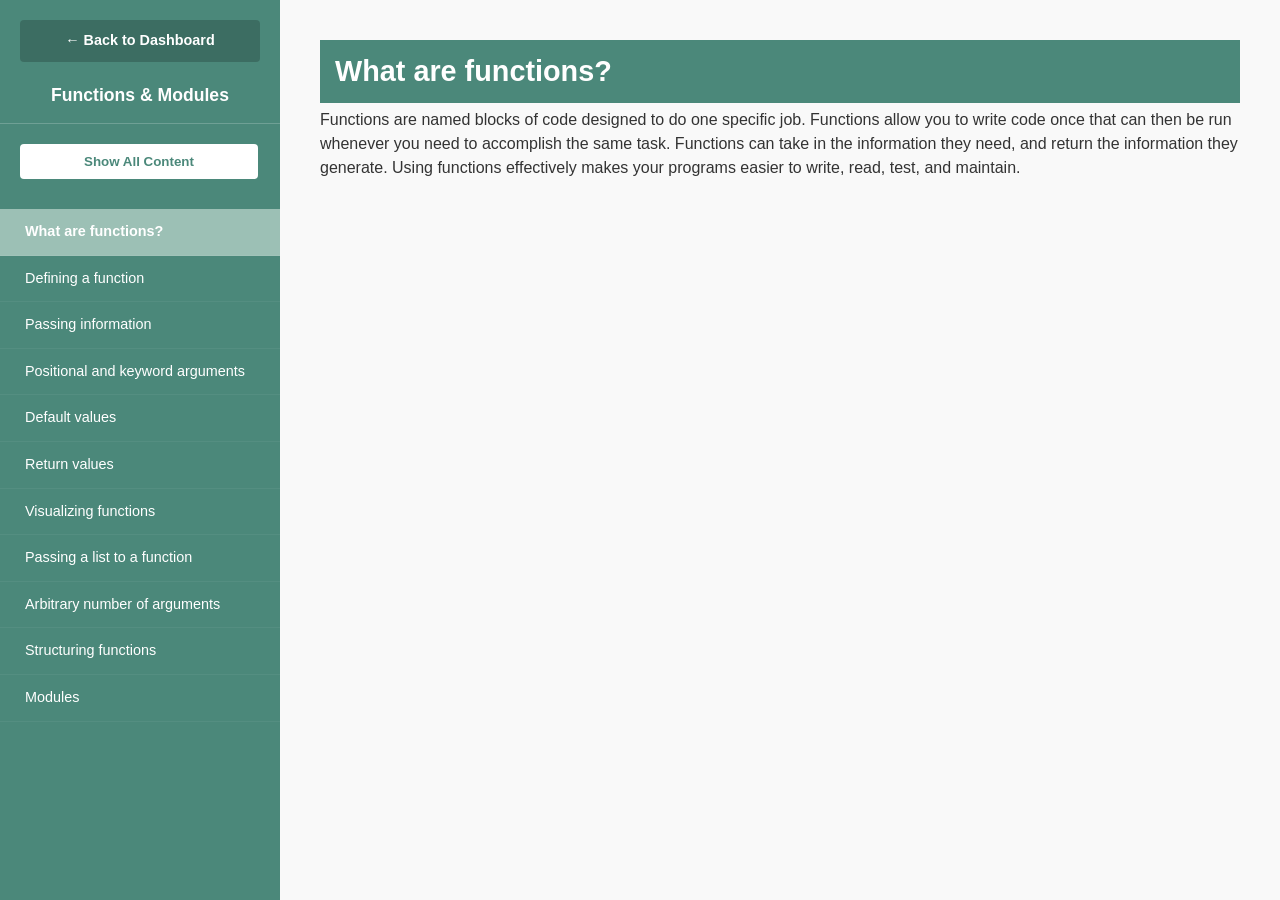
<file: pages/5. Functions & Modules.html>
<!DOCTYPE html>
<html lang="en">
<head>
    <meta charset="UTF-8">
    <meta name="viewport" content="width=device-width, initial-scale=1.0">
    <title>Beginner's Python Cheat Sheet - Functions & Modules</title>
    <link rel="stylesheet" href="../assets/style.css">
</head>
<body>

    <aside>
        <a href="../index.html" class="back-btn">← Back to Dashboard</a>
        <h1>Functions & Modules</h1>
        <button id="show-all-btn">Show All Content</button>
        <nav>
            <ul id="nav-list">
                <li data-target="what-is" class="active">What are functions?</li>
                <li data-target="defining">Defining a function</li>
                <li data-target="passing-info">Passing information</li>
                <li data-target="args">Positional and keyword arguments</li>
                <li data-target="defaults">Default values</li>
                <li data-target="returns">Return values</li>
                <li data-target="viz">Visualizing functions</li>
                <li data-target="lists">Passing a list to a function</li>
                <li data-target="arbitrary">Arbitrary number of arguments</li>
                <li data-target="structure">Structuring functions</li>
                <li data-target="modules">Modules</li>
            </ul>
        </nav>
    </aside>

    <main id="content-area">

        <!-- WHAT ARE FUNCTIONS -->
        <section id="what-is" class="visible">
            <h2 class="main-topic-header">What are functions?</h2>
            <p class="intro-text">Functions are named blocks of code designed to do one specific job. Functions allow you to write code once that can then be run whenever you need to accomplish the same task.
            Functions can take in the information they need, and return the information they generate. Using functions effectively makes your programs easier to write, read, test, and maintain.</p>
        </section>

        <!-- DEFINING A FUNCTION -->
        <section id="defining">
            <h2 class="main-topic-header">Defining a function</h2>
            <p class="intro-text">The first line of a function is its definition, marked by the keyword def. The name of the function is followed by a set of parentheses and a colon. A docstring, in triple quotes, describes what the function does. The body of a function is indented one level.
            To call a function, give the name of the function followed by a set of parentheses.</p>
            
            <div class="subtopic">
                <h3 class="subtopic-header">Making a function</h3>
                <pre>def greet_user():
    """Display a simple greeting."""
    print("Hello!")

greet_user()</pre>
            </div>
        </section>

        <!-- PASSING INFORMATION -->
        <section id="passing-info">
            <h2 class="main-topic-header">Passing information to a function</h2>
            <p class="intro-text">Information that's passed to a function is called an argument; information that's received by a function is called a parameter. Arguments are included in parentheses after the function's name, and parameters are listed in parentheses in the function's definition.</p>
            
            <div class="subtopic">
                <h3 class="subtopic-header">Passing a simple argument</h3>
                <pre>def greet_user(username):
    """Display a simple greeting."""
    print(f"Hello, {username}!")

greet_user('jesse')
greet_user('diana')
greet_user('brandon')</pre>
            </div>
        </section>

        <!-- POSITIONAL AND KEYWORD ARGUMENTS -->
        <section id="args">
            <h2 class="main-topic-header">Positional and keyword arguments</h2>
            <p class="intro-text">The two main kinds of arguments are positional and keyword arguments. When you use positional arguments Python matches the first argument in the function call with the first parameter in the function definition, and so forth.
            With keyword arguments, you specify which parameter each argument should be assigned to in the function call. When you use keyword arguments, the order of the arguments doesn't matter.</p>
            
            <div class="subtopic">
                <h3 class="subtopic-header">Using positional arguments</h3>
                <pre>def describe_pet(animal, name):
    """Display information about a pet."""
    print(f"\nI have a {animal}.")
    print(f"Its name is {name}.")

describe_pet('hamster', 'harry')
describe_pet('dog', 'willie')</pre>
            </div>

            <div class="subtopic">
                <h3 class="subtopic-header">Using keyword arguments</h3>
                <pre>def describe_pet(animal, name):
    """Display information about a pet."""
    print(f"\nI have a {animal}.")
    print(f"Its name is {name}.")

describe_pet(animal='hamster', name='harry')
describe_pet(name='willie', animal='dog')</pre>
            </div>
        </section>

        <!-- DEFAULT VALUES -->
        <section id="defaults">
            <h2 class="main-topic-header">Default values</h2>
            <p class="intro-text">You can provide a default value for a parameter. When function calls omit this argument the default value will be used. Parameters with default values must be listed after parameters without default values in the function's definition so positional arguments can still work correctly.</p>
            
            <div class="subtopic">
                <h3 class="subtopic-header">Using a default value</h3>
                <pre>def describe_pet(name, animal='dog'):
    """Display information about a pet."""
    print(f"\nI have a {animal}.")
    print(f"Its name is {name}.")

describe_pet('harry', 'hamster')
describe_pet('willie')</pre>
            </div>

            <div class="subtopic">
                <h3 class="subtopic-header">Using None to make an argument optional</h3>
                <pre>def describe_pet(animal, name=None):
    """Display information about a pet."""
    print(f"\nI have a {animal}.")
    if name:
        print(f"Its name is {name}.")

describe_pet('hamster', 'harry')
describe_pet('snake')</pre>
            </div>
        </section>

        <!-- RETURN VALUES -->
        <section id="returns">
            <h2 class="main-topic-header">Return values</h2>
            <p class="intro-text">A function can return a value or a set of values. When a function returns a value, the calling line should provide a variable which the return value can be assigned to. A function stops running when it reaches a return statement.</p>
            
            <div class="subtopic">
                <h3 class="subtopic-header">Returning a single value</h3>
                <pre>def get_full_name(first, last):
    """Return a neatly formatted full name."""
    full_name = f"{first} {last}"
    return full_name.title()

musician = get_full_name('jimi', 'hendrix')
print(musician)</pre>
            </div>

            <div class="subtopic">
                <h3 class="subtopic-header">Returning a dictionary</h3>
                <pre>def build_person(first, last):
    """Return a dictionary of information about a person.
    """
    person = {'first': first, 'last': last}
    return person

musician = build_person('jimi', 'hendrix')
print(musician)</pre>
            </div>

            <div class="subtopic">
                <h3 class="subtopic-header">Returning a dictionary with optional values</h3>
                <pre>def build_person(first, last, age=None):
    """Return a dictionary of information about a person.
    """
    person = {'first': first, 'last': last}
    if age:
        person['age'] = age
    
    return person

musician = build_person('jimi', 'hendrix', 27)
print(musician)

musician = build_person('janis', 'joplin')
print(musician)</pre>
            </div>
        </section>

        <!-- VISUALIZING FUNCTIONS -->
        <section id="viz">
            <h2 class="main-topic-header">Visualizing functions</h2>
            <p class="intro-text">Try running some of these examples, and some of your own programs that use functions, on pythontutor.com.</p>
        </section>

        <!-- PASSING A LIST -->
        <section id="lists">
            <h2 class="main-topic-header">Passing a list to a function</h2>
            <p class="intro-text">You can pass a list as an argument to a function, and the function can work with the values in the list. Any changes the function makes to the list will affect the original list. You can prevent a function from modifying a list by passing a copy of the list as an argument.</p>
            
            <div class="subtopic">
                <h3 class="subtopic-header">Passing a list as an argument</h3>
                <pre>def greet_users(names):
    """Print a simple greeting to everyone."""
    for name in names:
        msg = f"Hello, {name}!"
        print(msg)

usernames = ['hannah', 'ty', 'margot']
greet_users(usernames)</pre>
            </div>

            <div class="subtopic">
                <h3 class="subtopic-header">Allowing a function to modify a list</h3>
                <p class="description">The following example sends a list of models to a function for printing. The first list is emptied, and the second list is filled.</p>
                <pre>def print_models(unprinted, printed):
    """3d print a set of models."""
    while unprinted:
        current_model = unprinted.pop()
        print(f"Printing {current_model}")
        printed.append(current_model)

# Store some unprinted designs,
# and print each of them.
unprinted = ['phone case', 'pendant', 'ring']
printed = []
print_models(unprinted, printed)

print(f"\nUnprinted: {unprinted}")
print(f"Printed: {printed}")</pre>
            </div>

            <div class="subtopic">
                <h3 class="subtopic-header">Preventing a function from modifying a list</h3>
                <p class="description">The following example is the same as the previous one, except the original list is unchanged after calling print_models().</p>
                <pre>def print_models(unprinted, printed):
    """3d print a set of models."""
    while unprinted:
        current_model = unprinted.pop()
        print(f"Printing {current_model}")
        printed.append(current_model)

# Store some unprinted designs,
# and print each of them.
original = ['phone case', 'pendant', 'ring']
printed = []

print_models(original[:], printed)
print(f"\nOriginal: {original}")
print(f"Printed: {printed}")</pre>
            </div>
        </section>

        <!-- ARBITRARY NUMBER OF ARGUMENTS -->
        <section id="arbitrary">
            <h2 class="main-topic-header">Passing an arbitrary number of arguments</h2>
            <p class="intro-text">Sometimes you won't know how many arguments a function will need to accept. Python allows you to collect an arbitrary number of arguments into one parameter using the * operator. A parameter that accepts an arbitrary number of arguments must come last in the function definition. This parameter is often named *args.
            The ** operator allows a parameter to collect an arbitrary number of keyword arguments. These are stored as a dictionary with the parameter names as keys, and the arguments as values. This is often named **kwargs.</p>
            
            <div class="subtopic">
                <h3 class="subtopic-header">Collecting an arbitrary number of arguments</h3>
                <pre>def make_pizza(size, *toppings):
    """Make a pizza."""
    print(f"\nMaking a {size} pizza.")
    
    print("Toppings:")
    for topping in toppings:
        print(f"- {topping}")

# Make three pizzas with different toppings.
make_pizza('small', 'pepperoni')
make_pizza('large', 'bacon bits', 'pineapple')
make_pizza('medium', 'mushrooms', 'peppers',
           'onions', 'extra cheese')</pre>
            </div>

            <div class="subtopic">
                <h3 class="subtopic-header">Collecting an arbitrary number of keyword arguments</h3>
                <pre>def build_profile(first, last, **user_info):
    """Build a dictionary for a user."""
    user_info['first'] = first
    user_info['last'] = last
    
    return user_info

# Create two users with different kinds
# of information.
user_0 = build_profile('albert', 'einstein',
                       location='princeton')

user_1 = build_profile('marie', 'curie',
                       location='paris', field='chemistry')

print(user_0)
print(user_1)</pre>
            </div>
        </section>

        <!-- BEST WAY TO STRUCTURE -->
        <section id="structure">
            <h2 class="main-topic-header">What's the best way to structure a function?</h2>
            <div class="info-box">
                There are many ways to write and call a function. When you're starting out, aim for something that simply works. As you gain experience you'll develop an understanding of the subtle advantages of different structures such as positional and keyword arguments, and the various approaches to importing functions. For now if your functions do what you need them to, you're doing well.
            </div>
        </section>

        <!-- MODULES -->
        <section id="modules">
            <h2 class="main-topic-header">Modules</h2>
            <p class="intro-text">You can store your functions in a separate file called a module, and then import the functions you need into the file containing your main program. This allows for cleaner program files. Make sure your module is stored in the same directory as your main program.</p>
            
            <div class="subtopic">
                <h3 class="subtopic-header">Storing a function in a module</h3>
                <p class="description">File: pizza.py</p>
                <pre>def make_pizza(size, *toppings):
    """Make a pizza."""
    print(f"\nMaking a {size} pizza.")
    print("Toppings:")
    for topping in toppings:
        print(f"- {topping}")</pre>
            </div>

            <div class="subtopic">
                <h3 class="subtopic-header">Importing an entire module</h3>
                <p class="description">File: making_pizzas.py Every function in the module is available in the program file.</p>
                <pre>import pizza

pizza.make_pizza('medium', 'pepperoni')
pizza.make_pizza('small', 'bacon', 'pineapple')</pre>
            </div>

            <div class="subtopic">
                <h3 class="subtopic-header">Importing a specific function</h3>
                <p class="description">Only the imported functions are available in the program file.</p>
                <pre>from pizza import make_pizza

make_pizza('medium', 'pepperoni')
make_pizza('small', 'bacon', 'pineapple')</pre>
            </div>

            <div class="subtopic">
                <h3 class="subtopic-header">Giving a module an alias</h3>
                <pre>import pizza as p

p.make_pizza('medium', 'pepperoni')
p.make_pizza('small', 'bacon', 'pineapple')</pre>
            </div>

            <div class="subtopic">
                <h3 class="subtopic-header">Giving a function an alias</h3>
                <pre>from pizza import make_pizza as mp

mp('medium', 'pepperoni')
mp('small', 'bacon', 'pineapple')</pre>
            </div>

            <div class="subtopic">
                <h3 class="subtopic-header">Importing all functions from a module</h3>
                <p class="description">Don't do this, but recognize it when you see it in others' code. It can result in naming conflicts, which can cause errors.</p>
                <pre>from pizza import *

make_pizza('medium', 'pepperoni')
make_pizza('small', 'bacon', 'pineapple')</pre>
            </div>
        </section>

    </main>

    <script>
        document.addEventListener('DOMContentLoaded', () => {
            const navItems = document.querySelectorAll('#nav-list li');
            const sections = document.querySelectorAll('main section');
            const showAllBtn = document.getElementById('show-all-btn');

            navItems.forEach(item => {
                item.addEventListener('click', () => {
                    const targetId = item.getAttribute('data-target');
                    
                    navItems.forEach(i => i.classList.remove('active'));
                    item.classList.add('active');

                    sections.forEach(section => {
                        if (section.id === targetId) {
                            section.classList.add('visible');
                        } else {
                            section.classList.remove('visible');
                        }
                    });

                    window.scrollTo({ top: 0, behavior: 'smooth' });
                });
            });

            showAllBtn.addEventListener('click', () => {
                navItems.forEach(i => i.classList.remove('active'));
                sections.forEach(section => {
                    section.classList.add('visible');
                });
                window.scrollTo({ top: 0, behavior: 'smooth' });
            });
        });
    </script>
    <script src="../assets/theme.js"></script>
</body>
</html>
</file>
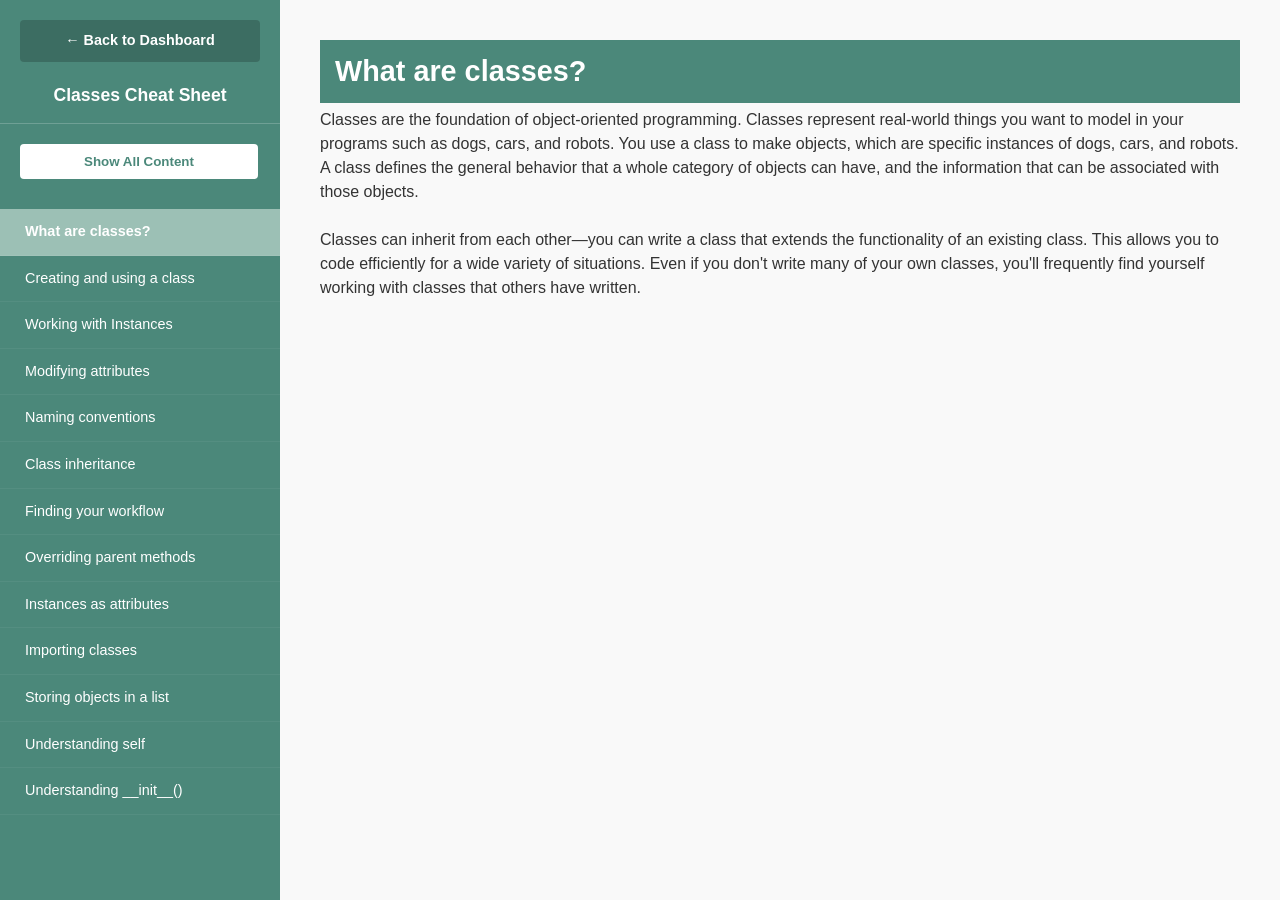
<file: pages/6. Classes.html>
<!DOCTYPE html>
<html lang="en">
<head>
    <meta charset="UTF-8">
    <meta name="viewport" content="width=device-width, initial-scale=1.0">
    <title>Beginner's Python Cheat Sheet - Classes</title>
    <link rel="stylesheet" href="../assets/style.css">
</head>
<body>

    <aside>
        <a href="../index.html" class="back-btn">← Back to Dashboard</a>
        <h1>Classes Cheat Sheet</h1>
        <button id="show-all-btn">Show All Content</button>
        <nav>
            <ul id="nav-list">
                <li data-target="what-is" class="active">What are classes?</li>
                <li data-target="creating">Creating and using a class</li>
                <li data-target="instances">Working with Instances</li>
                <li data-target="modifying">Modifying attributes</li>
                <li data-target="conventions">Naming conventions</li>
                <li data-target="inheritance">Class inheritance</li>
                <li data-target="workflow">Finding your workflow</li>
                <li data-target="overriding">Overriding parent methods</li>
                <li data-target="battery">Instances as attributes</li>
                <li data-target="importing">Importing classes</li>
                <li data-target="fleet">Storing objects in a list</li>
                <li data-target="self">Understanding self</li>
                <li data-target="init">Understanding __init__()</li>
            </ul>
        </nav>
    </aside>

    <main id="content-area">

        <section id="what-is" class="visible">
            <h2 class="main-topic-header">What are classes?</h2>
            <div class="note-box">
                Classes are the foundation of object-oriented programming. Classes represent real-world things you want to model in your programs such as dogs, cars, and robots. You use a class to make objects, which are specific instances of dogs, cars, and robots. A class defines the general behavior that a whole category of objects can have, and the information that can be associated with those objects.
                <br><br>
                Classes can inherit from each other—you can write a class that extends the functionality of an existing class. This allows you to code efficiently for a wide variety of situations. Even if you don't write many of your own classes, you'll frequently find yourself working with classes that others have written.
            </div>
        </section>

        <section id="creating">
            <h2 class="main-topic-header">Creating and using a class</h2>
            <p class="intro-text">Consider how we might model a car. What information would we associate with a car, and what behavior would it have? The information is assigned to variables called attributes, and the behavior is represented by functions. Functions that are part of a class are called methods.</p>
            <div class="subtopic">
                <h3 class="subtopic-header">The Car class</h3>
                <pre>class Car:
    """A simple attempt to model a car."""

    def __init__(self, make, model, year):
        """Initialize car attributes."""
        self.make = make
        self.model = model
        self.year = year

        # Fuel capacity and level in gallons.
        self.fuel_capacity = 15
        self.fuel_level = 0

    def fill_tank(self):
        """Fill gas tank to capacity."""
        self.fuel_level = self.fuel_capacity
        print("Fuel tank is full.")

    def drive(self):
        """Simulate driving."""
        print("The car is moving.")</pre>
            </div>
        </section>

        <section id="instances">
            <h2 class="main-topic-header">Working with Instances</h2>
            <div class="subtopic">
                <h3 class="subtopic-header">Creating an instance from a class</h3>
                <pre>my_car = Car('audi', 'a4', 2021)</pre>
            </div>
            <div class="subtopic">
                <h3 class="subtopic-header">Accessing attribute values</h3>
                <pre>print(my_car.make)
print(my_car.model)
print(my_car.year)</pre>
            </div>
            <div class="subtopic">
                <h3 class="subtopic-header">Calling methods</h3>
                <pre>my_car.fill_tank()
my_car.drive()</pre>
            </div>
            <div class="subtopic">
                <h3 class="subtopic-header">Creating multiple instances</h3>
                <pre>my_car = Car('audi', 'a4', 2024)
my_old_car = Car('subaru', 'outback', 2018)
my_truck = Car('toyota', 'tacoma', 2020)
my_old_truck = Car('ford', 'ranger', 1999)</pre>
            </div>
        </section>

        <section id="modifying">
            <h2 class="main-topic-header">Modifying attributes</h2>
            <p class="intro-text">You can modify an attribute's value directly, or you can write methods that manage updating values more carefully. Methods like these can help validate the kinds of changes that are being made to an attribute.</p>
            <div class="subtopic">
                <h3 class="subtopic-header">Modifying an attribute directly</h3>
                <pre>my_new_car = Car('audi', 'a4', 2024)
my_new_car.fuel_level = 5</pre>
            </div>
            <div class="subtopic">
                <h3 class="subtopic-header">Writing a method to update an attribute's value</h3>
                <pre>def update_fuel_level(self, new_level):
    """Update the fuel level."""
    if new_level <= self.fuel_capacity:
        self.fuel_level = new_level
    else:
        print("The tank can't hold that much!")</pre>
            </div>
            <div class="subtopic">
                <h3 class="subtopic-header">Writing a method to increment an attribute's value</h3>
                <pre>def add_fuel(self, amount):
    """Add fuel to the tank."""
    if (self.fuel_level + amount
            <= self.fuel_capacity):
        self.fuel_level += amount
        print("Added fuel.")
    else:
        print("The tank won't hold that much.")</pre>
            </div>
        </section>

        <section id="conventions">
            <h2 class="main-topic-header">Naming conventions</h2>
            <div class="note-box">
                In Python class names are usually written in CamelCase and object names are written in lowercase with underscores. Modules that contain classes should be named in lowercase with underscores.
            </div>
        </section>

        <section id="inheritance">
            <h2 class="main-topic-header">Class inheritance</h2>
            <p class="intro-text">If the class you're writing is a specialized version of another class, you can use inheritance. When one class inherits from another, it automatically takes on all the attributes and methods of the parent class. The child class is free to introduce new attributes and methods, and override attributes and methods of the parent class.
            <br><br>To inherit from another class include the name of the parent class in parentheses when defining the new class.</p>
            <div class="subtopic">
                <h3 class="subtopic-header">The __init__() method for a child class</h3>
                <pre>class ElectricCar(Car):
    """A simple model of an electric car."""

    def __init__(self, make, model, year):
        """Initialize an electric car."""
        super().__init__(make, model, year)

        # Attributes specific to electric cars.
        # Battery capacity in kWh.
        self.battery_size = 40

        # Charge level in %.
        self.charge_level = 0</pre>
            </div>
            <div class="subtopic">
                <h3 class="subtopic-header">Adding new methods to the child class</h3>
                <pre>class ElectricCar(Car):
    --snip--

    def charge(self):
        """Fully charge the vehicle."""
        self.charge_level = 100
        print("The vehicle is fully charged.")</pre>
            </div>
            <div class="subtopic">
                <h3 class="subtopic-header">Using child methods and parent methods</h3>
                <pre>my_ecar = ElectricCar('nissan', 'leaf', 2024)

my_ecar.charge()
my_ecar.drive()</pre>
            </div>
        </section>

        <section id="workflow">
            <h2 class="main-topic-header">Finding your workflow</h2>
            <p class="intro-text">There are many ways to model real world objects and situations in code, and sometimes that variety can feel overwhelming. Pick an approach and try it; if your first attempt doesn't work, try a different approach.</p>
        </section>

        <section id="overriding">
            <h2 class="main-topic-header">Overriding parent methods</h2>
            <pre>class ElectricCar(Car):
    --snip--

    def fill_tank(self):
        """Display an error message."""
        print("This car has no fuel tank!")</pre>
        </section>

        <section id="battery">
            <h2 class="main-topic-header">Instances as attributes</h2>
            <p class="intro-text">A class can have objects as attributes. This allows classes to work together to model more complex real-world things and concepts.</p>
            <div class="subtopic">
                <h3 class="subtopic-header">A Battery class</h3>
                <pre>class Battery:
    """A battery for an electric car."""

    def __init__(self, size=85):
        """Initialize battery attributes."""
        # Capacity in kWh, charge level in %.
        self.size = size
        self.charge_level = 0

    def get_range(self):
        """Return the battery's range."""
        if self.size == 40:
            return 150
        elif self.size == 85:
            return 225</pre>
            </div>
            <div class="subtopic">
                <h3 class="subtopic-header">Using an instance as an attribute</h3>
                <pre>class ElectricCar(Car):
    --snip--

    def __init__(self, make, model, year):
        """Initialize an electric car."""
        super().__init__(make, model, year)

        # Attribute specific to electric cars.
        self.battery = Battery()

    def charge(self):
        """Fully charge the vehicle."""
        self.battery.charge_level = 100
        print("The vehicle is fully charged.")</pre>
            </div>
            <div class="subtopic">
                <h3 class="subtopic-header">Using the instance</h3>
                <pre>my_ecar = ElectricCar('nissan', 'leaf', 2024)

my_ecar.charge()
print(my_ecar.battery.get_range())
my_ecar.drive()</pre>
            </div>
        </section>

        <section id="importing">
            <h2 class="main-topic-header">Importing classes</h2>
            <p class="intro-text">Class files can get long as you add detailed information and functionality. To help keep your program files uncluttered, you can store your classes in modules and import the classes you need into your main program.</p>
            <div class="subtopic">
                <h3 class="subtopic-header">Storing classes in a file (car.py)</h3>
                <pre>"""Represent gas and electric cars."""

class Car:
    """A simple attempt to model a car."""
    --snip--

class Battery:
    """A battery for an electric car."""
    --snip--

class ElectricCar(Car):
    """A simple model of an electric car."""
    --snip--</pre>
            </div>
            <div class="subtopic">
                <h3 class="subtopic-header">Importing individual classes from a module (my_cars.py)</h3>
                <pre>from car import Car, ElectricCar

my_beetle = Car('volkswagen', 'beetle', 2021)
my_beetle.fill_tank()
my_beetle.drive()

my_leaf = ElectricCar('nissan', 'leaf', 2024)
my_leaf.charge()
my_leaf.drive()</pre>
            </div>
            <div class="subtopic">
                <h3 class="subtopic-header">Importing an entire module</h3>
                <pre>import car

my_beetle = car.Car(
        'volkswagen', 'beetle', 2021)
my_beetle.fill_tank()
my_beetle.drive()

my_leaf = car.ElectricCar('nissan', 'leaf',
        2024)
my_leaf.charge()
my_leaf.drive()</pre>
            </div>
            <div class="subtopic">
                <h3 class="subtopic-header">Importing all classes from a module</h3>
                <p class="intro-text">(Don't do this, but recognize it when you see it.)</p>
                <pre>from car import *

my_beetle = Car('volkswagen', 'beetle', 2021)
my_leaf = ElectricCar('nissan', 'leaf', 2024)</pre>
            </div>
        </section>

        <section id="fleet">
            <h2 class="main-topic-header">Storing objects in a list</h2>
            <p class="intro-text">A list can hold as many items as you want, so you can make a large number of objects from a class and store them in a list. 
            <br>Here's an example showing how to make a fleet of rental cars, and make sure all the cars are ready to drive.</p>
            <div class="subtopic">
                <h3 class="subtopic-header">A fleet of rental cars</h3>
                <pre>from car import Car, ElectricCar

# Make lists to hold a fleet of cars.
gas_fleet = []
electric_fleet = []

# Make 250 gas cars and 500 electric cars.
for _ in range(250):
    car = Car('ford', 'escape', 2024)
    gas_fleet.append(car)
for _ in range(500):
    ecar = ElectricCar('nissan', 'leaf', 2024)
    electric_fleet.append(ecar)

# Fill the gas cars, and charge electric cars.
for car in gas_fleet:
    car.fill_tank()
for ecar in electric_fleet:
    ecar.charge()

print(f"Gas cars: {len(gas_fleet)}")
print(f"Electric cars: {len(electric_fleet)}")</pre>
            </div>
        </section>

        <section id="self">
            <h2 class="main-topic-header">Understanding self</h2>
            <p class="intro-text">People often ask what the self variable represents. The self variable is a reference to an object that's been created from the class. The self variable provides a way to make other variables and objects available everywhere in a class. The self variable is automatically passed to each method that's called through an object, which is why you see it listed first in most method definitions. Any variable attached to self is available everywhere in the class.</p>
        </section>

        <section id="init">
            <h2 class="main-topic-header">Understanding __init__()</h2>
            <p class="intro-text">The __init__() method is a function that's part of a class, just like any other method. The only special thing about __init__() is that it's called automatically every time you make a new instance from a class. If you accidentally misspell __init__(), the method won't be called and your object may not be created correctly.</p>
        </section>

    </main>

    <script>
        document.addEventListener('DOMContentLoaded', () => {
            const navItems = document.querySelectorAll('#nav-list li');
            const sections = document.querySelectorAll('main section');
            const showAllBtn = document.getElementById('show-all-btn');

            navItems.forEach(item => {
                item.addEventListener('click', () => {
                    const targetId = item.getAttribute('data-target');
                    
                    navItems.forEach(i => i.classList.remove('active'));
                    item.classList.add('active');

                    sections.forEach(section => {
                        if (section.id === targetId) {
                            section.classList.add('visible');
                        } else {
                            section.classList.remove('visible');
                        }
                    });

                    window.scrollTo({ top: 0, behavior: 'smooth' });
                });
            });

            showAllBtn.addEventListener('click', () => {
                navItems.forEach(i => i.classList.remove('active'));
                sections.forEach(section => {
                    section.classList.add('visible');
                });
                window.scrollTo({ top: 0, behavior: 'smooth' });
            });
        });
    </script>
    <script src="../assets/theme.js"></script>
</body>
</html>
</file>
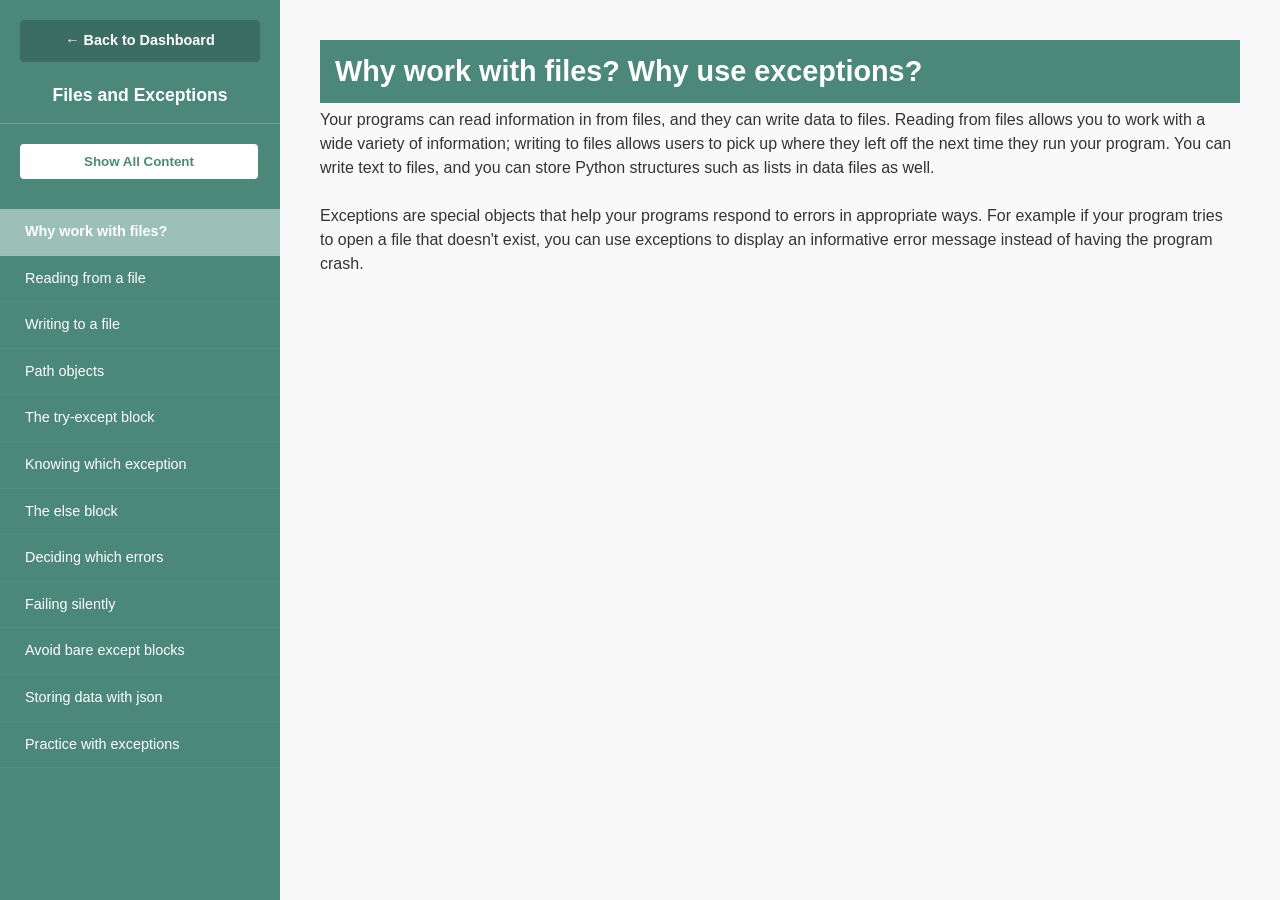
<file: pages/7. Files and Exceptions.html>
<!DOCTYPE html>
<html lang="en">
<head>
    <meta charset="UTF-8">
    <meta name="viewport" content="width=device-width, initial-scale=1.0">
    <title>Beginner's Python Cheat Sheet - Files and Exceptions</title>
    <link rel="stylesheet" href="../assets/style.css">
</head>
<body>

    <aside>
        <a href="../index.html" class="back-btn">← Back to Dashboard</a>
        <h1>Files and Exceptions</h1>
        <button id="show-all-btn">Show All Content</button>
        <nav>
            <ul id="nav-list">
                <li data-target="intro" class="active">Why work with files?</li>
                <li data-target="reading">Reading from a file</li>
                <li data-target="writing">Writing to a file</li>
                <li data-target="path-objects">Path objects</li>
                <li data-target="try-except">The try-except block</li>
                <li data-target="knowing-exc">Knowing which exception</li>
                <li data-target="else-block">The else block</li>
                <li data-target="deciding-errors">Deciding which errors</li>
                <li data-target="failing-silently">Failing silently</li>
                <li data-target="bare-except">Avoid bare except blocks</li>
                <li data-target="json-storage">Storing data with json</li>
                <li data-target="practice">Practice with exceptions</li>
            </ul>
        </nav>
    </aside>

    <main id="content-area">

        <!-- WHY WORK WITH FILES? -->
        <section id="intro" class="visible">
            <h2 class="main-topic-header">Why work with files? Why use exceptions?</h2>
            <div class="description-box">
                Your programs can read information in from files, and they can write data to files. Reading from files allows you to work with a wide variety of information; writing to files allows users to pick up where they left off the next time they run your program. You can write text to files, and you can store Python structures such as lists in data files as well.
                <br><br>
                Exceptions are special objects that help your programs respond to errors in appropriate ways. For example if your program tries to open a file that doesn't exist, you can use exceptions to display an informative error message instead of having the program crash.
            </div>
        </section>

        <!-- READING FROM A FILE -->
        <section id="reading">
            <h2 class="main-topic-header">Reading from a file</h2>
            <p class="intro-text">To read from a file your program needs to specify the path to the file, and then read the contents of the file. The read_text() method returns a string containing the entire contents of the file.</p>
            
            <div class="subtopic">
                <h3 class="subtopic-header">Reading an entire file at once</h3>
                <pre>from pathlib import Path

path = Path('siddhartha.txt')
contents = path.read_text()

print(contents)</pre>
            </div>

            <div class="subtopic">
                <h3 class="subtopic-header">Working with a file's lines</h3>
                <p class="intro-text">It's often useful to work with individual lines from a file. Once the contents of a file have been read, you can get the lines using the splitlines() method.</p>
                <pre>from pathlib import Path

path = Path('siddhartha.txt')
contents = path.read_text()

lines = contents.splitlines()

for line in lines:
    print(line)</pre>
            </div>
        </section>

        <!-- WRITING TO A FILE -->
        <section id="writing">
            <h2 class="main-topic-header">Writing to a file</h2>
            <p class="intro-text">The write_text() method can be used to write text to a file. Be careful, this will write over the current file if it already exists. To append to a file, read the contents first and then rewrite the entire file.</p>
            
            <div class="subtopic">
                <h3 class="subtopic-header">Writing to a file</h3>
                <pre>from pathlib import Path

path = Path("programming.txt")

msg = "I love programming!"
path.write_text(msg)</pre>
            </div>

            <div class="subtopic">
                <h3 class="subtopic-header">Writing multiple lines to a file</h3>
                <pre>from pathlib import Path

path = Path("programming.txt")

msg = "I love programming!"
msg += "\nI love making games."
path.write_text(msg)</pre>
            </div>

            <div class="subtopic">
                <h3 class="subtopic-header">Appending to a file</h3>
                <pre>from pathlib import Path

path = Path("programming.txt")
contents = path.read_text()

contents += "\nI love programming!"
contents += "\nI love making games."
path.write_text(contents)</pre>
            </div>
        </section>

        <!-- PATH OBJECTS -->
        <section id="path-objects">
            <h2 class="main-topic-header">Path objects</h2>
            <p class="intro-text">The pathlib module makes it easier to work with files in Python. A Path object represents a file or directory, and lets you carry out common directory and file operations.
            <br>With a relative path, Python usually looks for a location relative to the .py file that's running. Absolute paths are relative to your system's root folder ("/").
            <br>Windows uses backslashes when displaying file paths, but you should use forward slashes in your Python code.</p>
            
            <div class="subtopic">
                <h3 class="subtopic-header">Relative path</h3>
                <pre>path = Path("text_files/alice.txt")</pre>
            </div>
            <div class="subtopic">
                <h3 class="subtopic-header">Absolute path</h3>
                <pre>path = Path("/Users/eric/text_files/alice.txt")</pre>
            </div>
            <div class="subtopic">
                <h3 class="subtopic-header">Get the filename from a path</h3>
                <pre>>>> path = Path("text_files/alice.txt")
>>> path.name
'alice.txt'</pre>
            </div>
            <div class="subtopic">
                <h3 class="subtopic-header">Build a path</h3>
                <pre>base_path = Path("/Users/eric/text_files")
file_path = base_path / "alice.txt"</pre>
            </div>
            <div class="subtopic">
                <h3 class="subtopic-header">Check if a file exists</h3>
                <pre>>>> path = Path("text_files/alice.txt")
>>> path.exists()
True</pre>
            </div>
            <div class="subtopic">
                <h3 class="subtopic-header">Get filetype</h3>
                <pre>>>> path.suffix
'.txt'</pre>
            </div>
        </section>

        <!-- THE TRY-EXCEPT BLOCK -->
        <section id="try-except">
            <h2 class="main-topic-header">The try-except block</h2>
            <p class="intro-text">When you think an error may occur, you can write a try-except block to handle the exception that might be raised. The try block tells Python to try running some code, and the except block tells Python what to do if the code results in a particular kind of error.</p>
            
            <div class="subtopic">
                <h3 class="subtopic-header">Handling the ZeroDivisionError exception</h3>
                <pre>try:
    print(5/0)
except ZeroDivisionError:
    print("You can't divide by zero!")</pre>
            </div>

            <div class="subtopic">
                <h3 class="subtopic-header">Handling the FileNotFoundError exception</h3>
                <pre>from pathlib import Path

path = Path("siddhartha.txt")
try:
    contents = path.read_text()
except FileNotFoundError:
    msg = f"Can't find file: {path.name}."
    print(msg)</pre>
            </div>
        </section>

        <!-- KNOWING WHICH EXCEPTION TO HANDLE -->
        <section id="knowing-exc">
            <h2 class="main-topic-header">Knowing which exception to handle</h2>
            <div class="description-box">
                It can be hard to know what kind of exception to handle when writing code. Try writing your code without a try block, and make it generate an error. The traceback will tell you what kind of exception your program needs to handle. It's a good idea to skim through the exceptions listed at docs.python.org/3/library/exceptions.html.
            </div>
        </section>

        <!-- THE ELSE BLOCK -->
        <section id="else-block">
            <h2 class="main-topic-header">The else block</h2>
            <p class="intro-text">The try block should only contain code that may cause an error. Any code that depends on the try block running successfully should be placed in the else block.</p>
            
            <div class="subtopic">
                <h3 class="subtopic-header">Using an else block</h3>
                <pre>print("Enter two numbers. I'll divide them.")

x = input("First number: ")
y = input("Second number: ")

try:
    result = int(x) / int(y)
except ZeroDivisionError:
    print("You can't divide by zero!")
else:
    print(result)</pre>
            </div>

            <div class="subtopic">
                <h3 class="subtopic-header">Preventing crashes caused by user input</h3>
                <p class="intro-text">Without the except block in the following example, the program would crash if the user tries to divide by zero. As written, it will handle the error gracefully and keep running.</p>
                <pre>"""A simple calculator for division only."""

print("Enter two numbers. I'll divide them.")
print("Enter 'q' to quit.")

while True:
    x = input("\nFirst number: ")
    if x == 'q':
        break
    y = input("Second number: ")
    if y == 'q':
        break

    try:
        result = int(x) / int(y)
    except ZeroDivisionError:
        print("You can't divide by zero!")
    else:
        print(result)</pre>
            </div>
        </section>

        <!-- DECIDING WHICH ERRORS TO REPORT -->
        <section id="deciding-errors">
            <h2 class="main-topic-header">Deciding which errors to report</h2>
            <div class="description-box">
                Well-written, properly tested code is not very prone to internal errors such as syntax or logical errors. But every time your program depends on something external such as user input or the existence of a file, there's a possibility of an exception being raised.
                <br><br>
                It's up to you how to communicate errors to your users. Sometimes users need to know if a file is missing; sometimes it's better to handle the error silently. A little experience will help you know how much to report.
            </div>
        </section>

        <!-- FAILING SILENTLY -->
        <section id="failing-silently">
            <h2 class="main-topic-header">Failing silently</h2>
            <p class="intro-text">Sometimes you want your program to just continue running when it encounters an error, without reporting the error to the user. Using the pass statement in an except block allows you to do this.</p>
            
            <div class="subtopic">
                <h3 class="subtopic-header">Using the pass statement in an except block</h3>
                <pre>from pathlib import Path

f_names = ['alice.txt', 'siddhartha.txt',
           'moby_dick.txt', 'little_women.txt']

for f_name in f_names:
    # Report the length of each file found.
    path = Path(f_name)
    try:
        contents = path.read_text()
    except FileNotFoundError:
        pass
    else:
        lines = contents.splitlines()
        msg = f"{f_name} has {len(lines)}"
        msg += " lines."
        print(msg)</pre>
            </div>
        </section>

        <!-- AVOID BARE EXCEPT BLOCKS -->
        <section id="bare-except">
            <h2 class="main-topic-header">Avoid bare except blocks</h2>
            <p class="intro-text">Exception handling code should catch specific exceptions that you expect to happen during your program's execution. A bare except block will catch all exceptions, including keyboard interrupts and system exits you might need when forcing a program to close.
            <br>If you want to use a try block and you're not sure which exception to catch, use Exception. It will catch most exceptions, but still allow you to interrupt programs intentionally.</p>
            
            <div class="subtopic">
                <h3 class="subtopic-header">Don't use bare except blocks</h3>
                <pre>try:
    # Do something
except:
    pass</pre>
            </div>

            <div class="subtopic">
                <h3 class="subtopic-header">Use Exception instead</h3>
                <pre>try:
    # Do something
except Exception:
    pass</pre>
            </div>

            <div class="subtopic">
                <h3 class="subtopic-header">Printing the exception</h3>
                <pre>try:
    # Do something
except Exception as e:
    print(e, type(e))</pre>
            </div>
        </section>

        <!-- STORING DATA WITH JSON -->
        <section id="json-storage">
            <h2 class="main-topic-header">Storing data with json</h2>
            <p class="intro-text">The json module allows you to dump simple Python data structures into a file, and load the data from that file the next time the program runs. The JSON data format is not specific to Python, so you can share this kind of data with people who work in other languages as well.
            <br>Knowing how to manage exceptions is important when working with stored data. You'll usually want to make sure the data you're trying to load exists before working with it.</p>
            
            <div class="subtopic">
                <h3 class="subtopic-header">Using json.dumps() to store data</h3>
                <pre>from pathlib import Path
import json

numbers = [2, 3, 5, 7, 11, 13]

path = Path("numbers.json")
contents = json.dumps(numbers)
path.write_text(contents)</pre>
            </div>

            <div class="subtopic">
                <h3 class="subtopic-header">Using json.loads() to read data</h3>
                <pre>from pathlib import Path
import json

path = Path("numbers.json")
contents = path.read_text()
numbers = json.loads(contents)

print(numbers)</pre>
            </div>

            <div class="subtopic">
                <h3 class="subtopic-header">Making sure the stored data exists</h3>
                <pre>from pathlib import Path
import json

path = Path("numbers.json")

try:
    contents = path.read_text()
except FileNotFoundError:
    msg = f"Can't find file: {path}"
    print(msg)
else:
    numbers = json.loads(contents)
    print(numbers)</pre>
            </div>
        </section>

        <!-- PRACTICE WITH EXCEPTIONS -->
        <section id="practice">
            <h2 class="main-topic-header">Practice with exceptions</h2>
            <div class="description-box">
                <p class="intro-text">Take a program you've already written that prompts for user input, and add some error-handling code to the program. Run your program with appropriate and inappropriate data, and make sure it handles each situation correctly.</p>
            </div>
        </section>

    </main>

    <script>
        document.addEventListener('DOMContentLoaded', () => {
            const navItems = document.querySelectorAll('#nav-list li');
            const sections = document.querySelectorAll('main section');
            const showAllBtn = document.getElementById('show-all-btn');

            navItems.forEach(item => {
                item.addEventListener('click', () => {
                    const targetId = item.getAttribute('data-target');
                    
                    navItems.forEach(i => i.classList.remove('active'));
                    item.classList.add('active');

                    sections.forEach(section => {
                        if (section.id === targetId) {
                            section.classList.add('visible');
                        } else {
                            section.classList.remove('visible');
                        }
                    });

                    window.scrollTo({ top: 0, behavior: 'smooth' });
                });
            });

            showAllBtn.addEventListener('click', () => {
                navItems.forEach(i => i.classList.remove('active'));
                sections.forEach(section => {
                    section.classList.add('visible');
                });
                window.scrollTo({ top: 0, behavior: 'smooth' });
            });
        });
    </script>
    <script src="../assets/theme.js"></script>
</body>
</html>
</file>
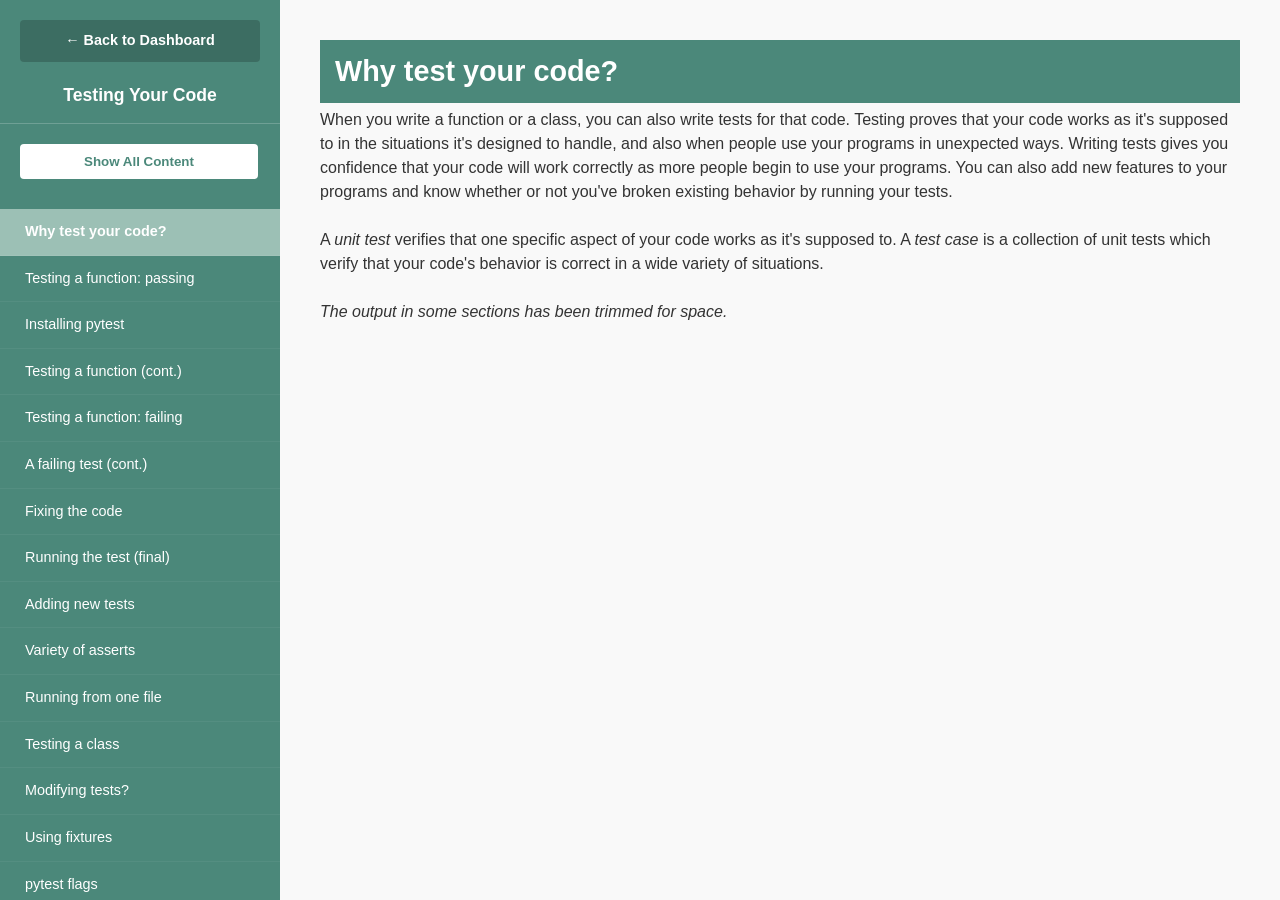
<file: pages/8. Testing Your Code.html>
<!DOCTYPE html>
<html lang="en">
<head>
    <meta charset="UTF-8">
    <meta name="viewport" content="width=device-width, initial-scale=1.0">
    <title>Beginner's Python Cheat Sheet - Testing Your Code</title>
    <link rel="stylesheet" href="../assets/style.css">
</head>
<body>

    <aside>
        <a href="../index.html" class="back-btn">← Back to Dashboard</a>
        <h1>Testing Your Code</h1>
        <button id="show-all-btn">Show All Content</button>
        <nav>
            <ul id="nav-list">
                <li data-target="why-test" class="active">Why test your code?</li>
                <li data-target="passing-test">Testing a function: passing</li>
                <li data-target="installing-pytest">Installing pytest</li>
                <li data-target="testing-cont">Testing a function (cont.)</li>
                <li data-target="failing-test">Testing a function: failing</li>
                <li data-target="failing-cont">A failing test (cont.)</li>
                <li data-target="fixing-code">Fixing the code</li>
                <li data-target="running-final">Running the test (final)</li>
                <li data-target="new-tests">Adding new tests</li>
                <li data-target="asserts">Variety of asserts</li>
                <li data-target="one-file">Running from one file</li>
                <li data-target="testing-class">Testing a class</li>
                <li data-target="modify-tests">Modifying tests?</li>
                <li data-target="fixtures">Using fixtures</li>
                <li data-target="pytest-flags">pytest flags</li>
            </ul>
        </nav>
    </aside>

    <main id="content-area">

        <!-- WHY TEST YOUR CODE -->
        <section id="why-test" class="visible">
            <h2 class="main-topic-header">Why test your code?</h2>
            <div class="note-box">
                When you write a function or a class, you can also write tests for that code. Testing proves that your code works as it's supposed to in the situations it's designed to handle, and also when people use your programs in unexpected ways. Writing tests gives you confidence that your code will work correctly as more people begin to use your programs. You can also add new features to your programs and know whether or not you've broken existing behavior by running your tests.
                <br><br>
                A <em>unit test</em> verifies that one specific aspect of your code works as it's supposed to. A <em>test case</em> is a collection of unit tests which verify that your code's behavior is correct in a wide variety of situations.
                <br><br>
                <em>The output in some sections has been trimmed for space.</em>
            </div>
        </section>

        <!-- PASSING TEST -->
        <section id="passing-test">
            <h2 class="main-topic-header">Testing a function: a passing test</h2>
            <p class="intro-text">The pytest library provides tools for testing your code. To try it out, we'll create a function that returns a full name. We'll use the function in a regular program, and then build a test case for the function.</p>
            <div class="subtopic">
                <h3 class="subtopic-header">A function to test</h3>
                <p class="intro-text">Save this as full_names.py</p>
                <pre>def get_full_name(first, last):
    """Return a full name."""
    full_name = f"{first} {last}"
    return full_name.title()</pre>
            </div>
            <div class="subtopic">
                <h3 class="subtopic-header">Using the function</h3>
                <p class="intro-text">Save this as names.py</p>
                <pre>from full_names import get_full_name

janis = get_full_name('janis', 'joplin')
print(janis)

bob = get_full_name('bob', 'dylan')
print(bob)</pre>
            </div>
        </section>

        <!-- INSTALLING PYTEST -->
        <section id="installing-pytest">
            <h2 class="main-topic-header">Installing pytest</h2>
            <div class="subtopic">
                <h3 class="subtopic-header">Installing pytest with pip</h3>
                <pre class="terminal">$ python -m pip install --user pytest</pre>
            </div>
        </section>

        <!-- TESTING CONT -->
        <section id="testing-cont">
            <h2 class="main-topic-header">Testing a function (cont.)</h2>
            <div class="subtopic">
                <h3 class="subtopic-header">Building a testcase with one unit test</h3>
                <p class="intro-text">To build a test case, import the function you want to test. Any functions that begin with test_ will be run by pytest. Save this file as test_full_names.py.</p>
                <pre>from full_names import get_full_name

def test_first_last():
    """Test names like Janis Joplin."""
    full_name = get_full_name('janis', 'joplin')
    assert full_name == 'Janis Joplin'</pre>
            </div>
            <div class="subtopic">
                <h3 class="subtopic-header">Running the test</h3>
                <p class="intro-text">Issuing the pytest command tells pytest to run any file beginning with test_. pytest reports on each test in the test case.
                <br>The dot after test_full_names.py represents a single passing test. pytest informs us that it ran 1 test in about 0.01 seconds, and that the test passed.</p>
                <pre class="terminal">$ pytest
============= test session starts =============
platform darwin -- Python 3.11.0, pytest-7.1.2
rootdir: /.../testing_your_code
collected 1 item

test_full_names.py .                     [100%]
============= 1 passed in 0.01s =============</pre>
            </div>
        </section>

        <!-- FAILING TEST -->
        <section id="failing-test">
            <h2 class="main-topic-header">Testing a function: A failing test</h2>
            <p class="intro-text">Failing tests are important; they tell you that a change in the code has affected existing behavior. When a test fails, you need to modify the code so the existing behavior still works.</p>
            <div class="subtopic">
                <h3 class="subtopic-header">Modifying the function</h3>
                <p class="intro-text">We'll modify get_full_name() so it handles middle names, but we'll do it in a way that breaks existing behavior.</p>
                <pre>def get_full_name(first, middle, last):
    """Return a full name."""
    full_name = f"{first} {middle} {last}"
    return full_name.title()</pre>
            </div>
            <div class="subtopic">
                <h3 class="subtopic-header">Using the function</h3>
                <pre>from full_names import get_full_name

john = get_full_name('john', 'lee', 'hooker')
print(john)

david = get_full_name('david', 'lee', 'roth')
print(david)</pre>
            </div>
        </section>

        <!-- FAILING CONT -->
        <section id="failing-cont">
            <h2 class="main-topic-header">A failing test (cont.)</h2>
            <div class="subtopic">
                <h3 class="subtopic-header">Running the test</h3>
                <p class="intro-text">When you change your code, it's important to run your existing tests. This will tell you whether the changes you made affect existing behavior.</p>
                <pre class="terminal">$ pytest
============= test session starts =============
test_full_names.py F                     [100%]

_________________ FAILURES _________________
________________ test_first_last ________________
>       full_name = get_full_name('janis',
                                  'joplin')
E       TypeError: get_full_name() missing 1
        required positional argument: 'last'

========== short test summary info ==========
FAILED test_full_names.py::test_first_last...

============= 1 failed in 0.04s =============</pre>
            </div>
        </section>

        <!-- FIXING CODE -->
        <section id="fixing-code">
            <h2 class="main-topic-header">Fixing the code</h2>
            <p class="intro-text">When a test fails, the code needs to be modified until the test passes again. Don't make the mistake of rewriting your tests to fit your new code, otherwise your code will break for anyone who's using it the same way it's being used in the failing test.
            <br>Here we can make the middle name optional:</p>
            <pre>def get_full_name(first, last, middle=''):
    """Return a full name."""

    if middle:
        full_name = f"{first} {middle} {last}"
    else:
        full_name = f"{first} {last}"
    
    return full_name.title()</pre>
        </section>

        <!-- RUNNING FINAL -->
        <section id="running-final">
            <h2 class="main-topic-header">Running the test</h2>
            <p class="intro-text">Now the test should pass again, which means our original functionality is still intact.</p>
            <pre class="terminal">$ pytest
============= test session starts =============
test_full_names.py .                     [100%]

============= 1 passed in 0.01s =============</pre>
        </section>

        <!-- ADDING NEW TESTS -->
        <section id="new-tests">
            <h2 class="main-topic-header">Adding new tests</h2>
            <p class="intro-text">You can add as many unit tests to a test case as you need. To write a new test, add a new function to your test file. If the file grows too long, you can add as many files as you need.</p>
            <div class="subtopic">
                <h3 class="subtopic-header">Testing middle names</h3>
                <p class="intro-text">We've shown that get_full_name() works for first and last names. Let's test that it works for middle names as well.</p>
                <pre>from full_names import get_full_name

def test_first_last():
    """Test names like Janis Joplin."""
    full_name = get_full_name('janis', 'joplin')
    assert full_name == 'Janis Joplin'

def test_middle():
    """Test names like David Lee Roth."""
    full_name = get_full_name('david', 'roth', 'lee')
    assert full_name == 'David Lee Roth'</pre>
            </div>
            <div class="subtopic">
                <h3 class="subtopic-header">Running the tests</h3>
                <p class="intro-text">The two dots after test_full_names.py represent two passing tests.</p>
                <pre class="terminal">$ pytest
============= test session starts =============
collected 2 items
test_full_names.py ..                    [100%]

============= 2 passed in 0.01s =============</pre>
            </div>
        </section>

        <!-- ASSERTS -->
        <section id="asserts">
            <h2 class="main-topic-header">A variety of assert statements</h2>
            <p class="intro-text">You can use assert statements in a variety of ways, to check for the exact conditions you want to verify.</p>
            <div class="subtopic">
                <h3 class="subtopic-header">Verify that a==b, or a != b</h3>
                <pre>assert a == b
assert a != b</pre>
            </div>
            <div class="subtopic">
                <h3 class="subtopic-header">Verify that x is True, or x is False</h3>
                <pre>assert x
assert not x</pre>
            </div>
            <div class="subtopic">
                <h3 class="subtopic-header">Verify an item is in a list, or not in a list</h3>
                <pre>assert my_item in my_list
assert my_item not in my_list</pre>
            </div>
        </section>

        <!-- RUNNING FROM ONE FILE -->
        <section id="one-file">
            <h2 class="main-topic-header">Running tests from one file</h2>
            <p class="intro-text">In a growing test suite, you can have multiple test files. Sometimes you'll only want to run the tests from one file. You can pass the name of a file, and pytest will only run the tests in that file:</p>
            <pre class="terminal">$ pytest test_names_function.py</pre>
        </section>

        <!-- TESTING A CLASS -->
        <section id="testing-class">
            <h2 class="main-topic-header">Testing a class</h2>
            <p class="intro-text">Testing a class is similar to testing a function, since you'll mostly be testing its methods.</p>
            <div class="subtopic">
                <h3 class="subtopic-header">A class to test</h3>
                <p class="intro-text">Save as account.py</p>
                <pre>class Account():
    """Manage a bank account."""

    def __init__(self, balance=0):
        """Set the initial balance."""
        self.balance = balance

    def deposit(self, amount):
        """Add to the balance."""
        self.balance += amount

    def withdraw(self, amount):
        """Subtract from the balance."""
        self.balance -= amount</pre>
            </div>
            <div class="subtopic">
                <h3 class="subtopic-header">Building a testcase</h3>
                <p class="intro-text">For the first test, we'll make sure we can start out with different initial balances. Save this as test_accountant.py.</p>
                <pre>from account import Account

def test_initial_balance():
    """Default balance should be 0."""
    account = Account()
    assert account.balance == 0

def test_deposit():
    """Test a single deposit."""
    account = Account()
    account.deposit(100)
    assert account.balance == 100</pre>
            </div>
            <div class="subtopic">
                <h3 class="subtopic-header">Running the test</h3>
                <pre class="terminal">$ pytest
============= test session starts =============
collected 2 items
test_account.py ..                       [100%]

============= 2 passed in 0.01s =============</pre>
            </div>
        </section>

        <!-- MODIFY TESTS -->
        <section id="modify-tests">
            <h2 class="main-topic-header">When is it okay to modify tests?</h2>
            <div class="note-box">
                In general you shouldn't modify a test once it's written. When a test fails it usually means new code you've written has broken existing functionality, and you need to modify the new code until all existing tests pass.
                <br><br>
                If your original requirements have changed, it may be appropriate to modify some tests. This usually happens in the early stages of a project when desired behavior is still being sorted out, and no one is using your code yet.
            </div>
        </section>

        <!-- FIXTURES -->
        <section id="fixtures">
            <h2 class="main-topic-header">Using fixtures</h2>
            <p class="intro-text">A fixture is a resource that's used in multiple tests. When the name of a fixture function is used as an argument to a test function, the return value of the fixture is passed to the test function.
            <br>When testing a class, you often have to make an instance of the class. Fixtures let you work with just one instance.</p>
            <div class="subtopic">
                <h3 class="subtopic-header">Using fixtures to support multiple tests</h3>
                <p class="intro-text">The instance acc can be used in each new test.</p>
                <pre>import pytest
from account import Account

@pytest.fixture
def account():
    account = Account()
    return account

def test_initial_balance(account):
    """Default balance should be 0."""
    assert account.balance == 0

def test_deposit(account):
    """Test a single deposit."""
    account.deposit(100)
    assert account.balance == 100

def test_withdrawal(account):
    """Test a deposit followed by withdrawal."""
    account.deposit(1_000)
    account.withdraw(100)
    assert account.balance == 900</pre>
            </div>
            <div class="subtopic">
                <h3 class="subtopic-header">Running the tests</h3>
                <pre class="terminal">$ pytest
============= test session starts =============
collected 3 items
test_account.py ...                      [100%]

============= 3 passed in 0.01s =============</pre>
            </div>
        </section>

        <!-- PYTEST FLAGS -->
        <section id="pytest-flags">
            <h2 class="main-topic-header">pytest flags</h2>
            <p class="intro-text">pytest has some flags that can help you run your tests efficiently, even as the number of tests in your project grows.</p>
            <div class="subtopic">
                <h3 class="subtopic-header">Stop at the first failing test</h3>
                <pre class="terminal">$ pytest -x</pre>
            </div>
            <div class="subtopic">
                <h3 class="subtopic-header">Only run tests that failed during the last test run</h3>
                <pre class="terminal">$ pytest --last-failed</pre>
            </div>
        </section>

    </main>

    <script>
        document.addEventListener('DOMContentLoaded', () => {
            const navItems = document.querySelectorAll('#nav-list li');
            const sections = document.querySelectorAll('main section');
            const showAllBtn = document.getElementById('show-all-btn');

            navItems.forEach(item => {
                item.addEventListener('click', () => {
                    const targetId = item.getAttribute('data-target');
                    
                    navItems.forEach(i => i.classList.remove('active'));
                    item.classList.add('active');

                    sections.forEach(section => {
                        if (section.id === targetId) {
                            section.classList.add('visible');
                        } else {
                            section.classList.remove('visible');
                        }
                    });

                    window.scrollTo({ top: 0, behavior: 'smooth' });
                });
            });

            showAllBtn.addEventListener('click', () => {
                navItems.forEach(i => i.classList.remove('active'));
                sections.forEach(section => {
                    section.classList.add('visible');
                });
                window.scrollTo({ top: 0, behavior: 'smooth' });
            });
        });
    </script>
    <script src="../assets/theme.js"></script>
</body>
</html>
</file>
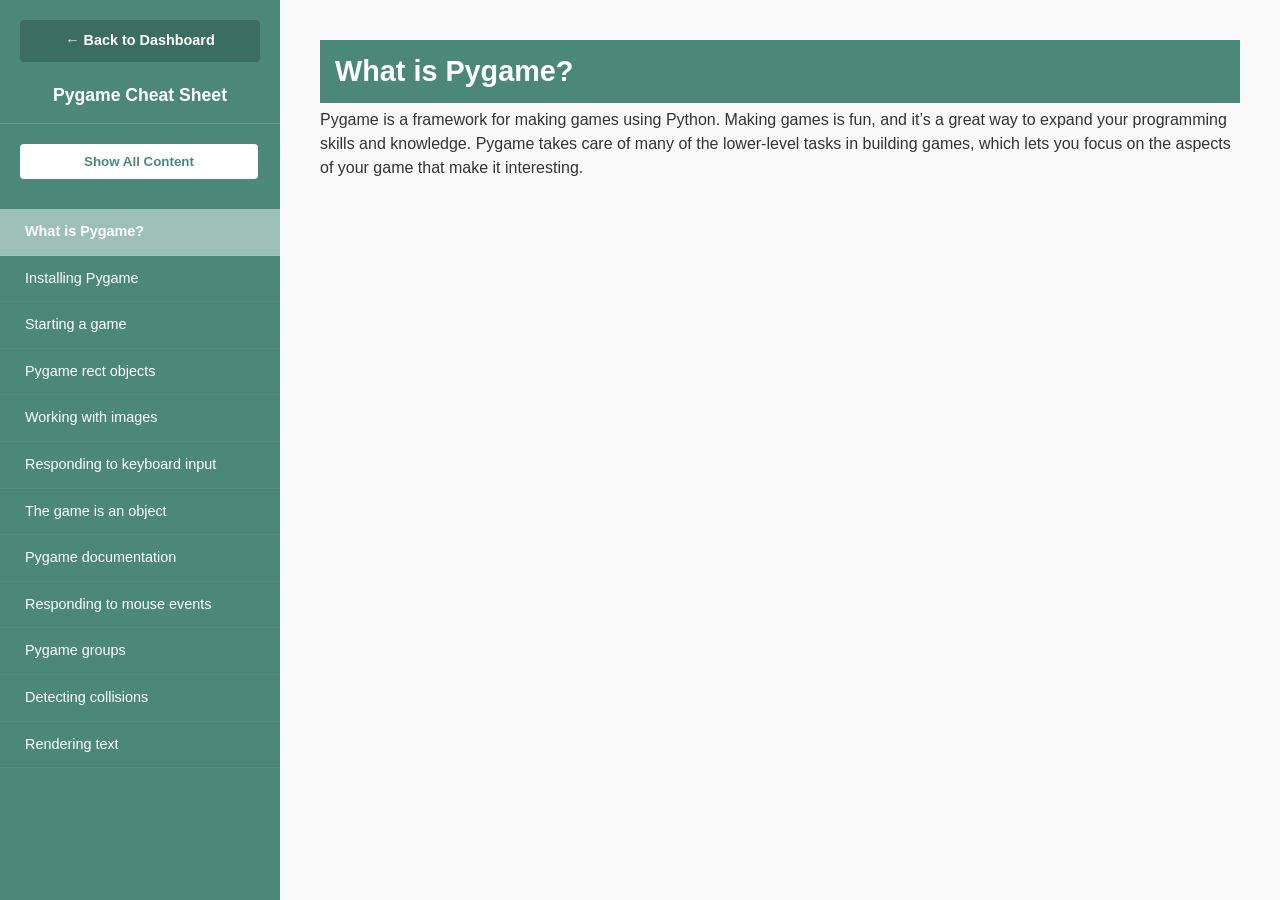
<file: pages/9. Pygame.html>
<!DOCTYPE html>
<html lang="en">
<head>
    <meta charset="UTF-8">
    <meta name="viewport" content="width=device-width, initial-scale=1.0">
    <title>Beginner's Python Cheat Sheet - Pygame SPA</title>
    <link rel="stylesheet" href="../assets/style.css">
</head>
<body>

    <aside>
        <a href="../index.html" class="back-btn">← Back to Dashboard</a>
        <h1>Pygame Cheat Sheet</h1>
        <button id="show-all-btn">Show All Content</button>
        <nav>
            <ul id="nav-list">
                <li data-target="what-is" class="active">What is Pygame?</li>
                <li data-target="installing">Installing Pygame</li>
                <li data-target="starting">Starting a game</li>
                <li data-target="rects">Pygame rect objects</li>
                <li data-target="images">Working with images</li>
                <li data-target="keyboard">Responding to keyboard input</li>
                <li data-target="game-object">The game is an object</li>
                <li data-target="docs">Pygame documentation</li>
                <li data-target="mouse">Responding to mouse events</li>
                <li data-target="groups">Pygame groups</li>
                <li data-target="collisions">Detecting collisions</li>
                <li data-target="text">Rendering text</li>
            </ul>
        </nav>
    </aside>

    <main id="content-area">

        <!-- WHAT IS PYGAME -->
        <section id="what-is" class="visible">
            <h2 class="main-topic-header">What is Pygame?</h2>
            <p>Pygame is a framework for making games using Python. Making games is fun, and it’s a great way to expand your programming skills and knowledge. Pygame takes care of many of the lower-level tasks in building games, which lets you focus on the aspects of your game that make it interesting.</p>
        </section>

        <!-- INSTALLING PYGAME -->
        <section id="installing">
            <h2 class="main-topic-header">Installing Pygame</h2>
            <div class="subtopic">
                <h3 class="subtopic-header">Installing Pygame with pip</h3>
                <pre>$ python -m pip install --user pygame</pre>
            </div>
        </section>

        <!-- STARTING A GAME -->
        <section id="starting">
            <h2 class="main-topic-header">Starting a game</h2>
            <p class="intro-text">The following code sets up an empty game window, and starts an event loop and a loop that continually refreshes the screen.</p>
            
            <div class="subtopic">
                <h3 class="subtopic-header">An empty game window</h3>
                <pre>import sys
import pygame

class AlienInvasion:
    """Overall class to manage the game."""

    def __init__(self):
        pygame.init()
        self.clock = pygame.time.Clock()
        self.screen = pygame.display.set_mode(
                (1200, 800))
        pygame.display.set_caption(
                "Alien Invasion")

    def run_game(self):
        while True:
            for event in pygame.event.get():
                if event.type == pygame.QUIT:
                    sys.exit()

            pygame.display.flip()
            self.clock.tick(60)

if __name__ == '__main__':
    # Make a game instance, and run the game.
    ai = AlienInvasion()
    ai.run_game()</pre>
            </div>

            <div class="subtopic">
                <h3 class="subtopic-header">Setting a custom window size</h3>
                <p class="intro-text">The display.set_mode() function accepts a tuple that defines the screen size.</p>
                <pre>screen_dim = (1500, 1000)
self.screen = pygame.display.set_mode(
        screen_dim)</pre>
            </div>

            <div class="subtopic">
                <h3 class="subtopic-header">Setting a custom background color</h3>
                <p class="intro-text">Colors are defined as a tuple of red, green, and blue values. Each value ranges from 0-255. The fill() method fills the screen with the color you specify, and should be called before you add any other elements to the screen.</p>
                <pre>def __init__(self):
    --snip--
    self.bg_color = (225, 225, 225)

def run_game(self):
    while True:
        for event in pygame.event.get():
            --snip--

        self.screen.fill(self.bg_color)
        pygame.display.flip()</pre>
            </div>
        </section>

        <!-- PYGAME RECT OBJECTS -->
        <section id="rects">
            <h2 class="main-topic-header">Pygame rect objects</h2>
            <p class="intro-text">Many objects in a game can be treated as simple rectangles, rather than their actual shape. This simplifies code without noticeably affecting game play. Pygame has a rect object that makes it easy to work with game objects.</p>
            
            <div class="subtopic">
                <h3 class="subtopic-header">Getting the screen rect object</h3>
                <p class="intro-text">We already have a screen object; we can easily access the rect object associated with the screen.</p>
                <pre>self.screen_rect = self.screen.get_rect()</pre>
            </div>

            <div class="subtopic">
                <h3 class="subtopic-header">Finding the center of the screen</h3>
                <p class="intro-text">Rect objects have a center attribute which stores the center point.</p>
                <pre>screen_center = self.screen_rect.center</pre>
            </div>

            <div class="subtopic">
                <h3 class="subtopic-header">Useful rect attributes</h3>
                <p class="intro-text">Once you have a rect object, there are a number of attributes that are useful when positioning objects and detecting relative positions of objects. (You can find more attributes in the Pygame documentation. The self variable has been left off for clarity.)</p>
                <div class="list-block">
                    <strong># Individual x and y values:</strong><br>
                    screen_rect.left, screen_rect.right<br>
                    screen_rect.top, screen_rect.bottom<br>
                    screen_rect.centerx, screen_rect.centery<br>
                    screen_rect.width, screen_rect.height<br><br>
                    <strong># Tuples</strong><br>
                    screen_rect.center<br>
                    screen_rect.size
                </div>
            </div>

            <div class="subtopic">
                <h3 class="subtopic-header">Creating a rect object</h3>
                <p class="intro-text">You can create a rect object from scratch. For example a small rect object that's filled in can represent a bullet in a game. The Rect() class takes the coordinates of the upper left corner, and the width and height of the rect. The draw.rect() function takes a screen object, a color, and a rect. This function fills the given rect with the given color.</p>
                <pre>bullet_rect = pygame.Rect(100, 100, 3, 15)
color = (100, 100, 100)

pygame.draw.rect(screen, color, bullet_rect)</pre>
            </div>
        </section>

        <!-- WORKING WITH IMAGES -->
        <section id="images">
            <h2 class="main-topic-header">Working with images</h2>
            <p class="intro-text">Many objects in a game are images that are moved around the screen. It's easiest to use bitmap (.bmp) image files, but you can also configure your system to work with jpg, png, and gif files as well.</p>
            
            <div class="subtopic">
                <h3 class="subtopic-header">Loading an image</h3>
                <pre>ship = pygame.image.load('images/ship.bmp')</pre>
            </div>

            <div class="subtopic">
                <h3 class="subtopic-header">Getting the rect object from an image</h3>
                <pre>ship_rect = ship.get_rect()</pre>
            </div>

            <div class="subtopic">
                <h3 class="subtopic-header">Positioning an image</h3>
                <p class="intro-text">With rects, it's easy to position an image wherever you want on the screen, or in relation to another object. The following code positions a ship at the bottom center of the screen, by matching the midbottom of the ship with the midbottom of the screen.</p>
                <pre>ship_rect.midbottom = screen_rect.midbottom</pre>
            </div>

            <div class="subtopic">
                <h3 class="subtopic-header">Drawing an image to the screen</h3>
                <p class="intro-text">Once an image is loaded and positioned, you can draw it to the screen with the blit() method. The blit() method acts on the screen object, and takes the image object and image rect as arguments.</p>
                <pre># Draw ship to screen.
screen.blit(ship, ship_rect)</pre>
            </div>

            <div class="subtopic">
                <h3 class="subtopic-header">Transforming an image</h3>
                <p class="intro-text">The transform module allows you to make changes to an image such as rotation and scaling.</p>
                <pre>rotated_image = pygame.transform.rotate(
        ship.image, 45)</pre>
            </div>

            <div class="subtopic">
                <h3 class="subtopic-header">The blit() method</h3>
                <p class="intro-text">Game objects such as ships are often written as classes. Then a blitme() method is usually defined, which draws the object to the screen.</p>
                <pre>def blitme(self):
    """Draw ship at current location."""
    self.screen.blit(self.image, self.rect)</pre>
            </div>
        </section>

        <!-- RESPONDING TO KEYBOARD INPUT -->
        <section id="keyboard">
            <h2 class="main-topic-header">Responding to keyboard input</h2>
            <p class="intro-text">Pygame watches for events such as key presses and mouse actions. You can detect any event you care about in the event loop, and respond with any action that's appropriate for your game.</p>
            
            <div class="subtopic">
                <h3 class="subtopic-header">Responding to key presses</h3>
                <p class="intro-text">Pygame's main event loop registers a KEYDOWN event any time a key is pressed. When this happens, you can check for specific keys.</p>
                <pre>for event in pygame.event.get():
    if event.type == pygame.KEYDOWN:
        if event.key == pygame.K_RIGHT:
            ship_rect.x += 1
        elif event.key == pygame.K_LEFT:
            ship_rect.x -= 1
        elif event.key == pygame.K_SPACE:
            ship.fire_bullet()
        elif event.key == pygame.K_q:
            sys.exit()</pre>
            </div>

            <div class="subtopic">
                <h3 class="subtopic-header">Responding to released keys</h3>
                <p class="intro-text">When the user releases a key, a KEYUP event is triggered.</p>
                <pre>for event in pygame.event.get():
    if event.type == pygame.KEYUP:
        if event.key == pygame.K_RIGHT:
            ship.moving_right = False</pre>
            </div>
        </section>

        <!-- THE GAME IS AN OBJECT -->
        <section id="game-object">
            <h2 class="main-topic-header">The game is an object</h2>
            <p class="intro-text">In the overall structure shown here (under Starting a Game), the entire game is written as a class. This makes it possible to write programs that play the game automatically, and it also means you can build an arcade with a collection of games.</p>
        </section>

        <!-- PYGAME DOCUMENTATION -->
        <section id="docs">
            <h2 class="main-topic-header">Pygame documentation</h2>
            <p class="intro-text">The Pygame documentation is really helpful when building your own games. The home page for the Pygame project is at pygame.org/, and the home page for the documentation is at pygame.org/docs/.
            <br>The most useful part of the documentation are the pages about specific parts of Pygame, such as the Rect() class and the sprite module. You can find a list of these elements at the top of the help pages.</p>
        </section>

        <!-- RESPONDING TO MOUSE EVENTS -->
        <section id="mouse">
            <h2 class="main-topic-header">Responding to mouse events</h2>
            <p class="intro-text">Pygame's event loop registers an event any time the mouse moves, or a mouse button is pressed or released.</p>
            
            <div class="subtopic">
                <h3 class="subtopic-header">Responding to the mouse button</h3>
                <pre>for event in pygame.event.get():
    if event.type == pygame.MOUSEBUTTONDOWN:
        ship.fire_bullet()</pre>
            </div>

            <div class="subtopic">
                <h3 class="subtopic-header">Finding the mouse position</h3>
                <p class="intro-text">The mouse position is returned as a tuple.</p>
                <pre>mouse_pos = pygame.mouse.get_pos()</pre>
            </div>

            <div class="subtopic">
                <h3 class="subtopic-header">Clicking a button</h3>
                <p class="intro-text">You might want to know if the cursor is over an object such as a button. The rect.collidepoint() method returns True when a point overlaps a rect object.</p>
                <pre>if button_rect.collidepoint(mouse_pos):
    start_game()</pre>
            </div>

            <div class="subtopic">
                <h3 class="subtopic-header">Hiding the mouse</h3>
                <pre>pygame.mouse.set_visible(False)</pre>
            </div>
        </section>

        <!-- PYGAME GROUPS -->
        <section id="groups">
            <h2 class="main-topic-header">Pygame groups</h2>
            <p class="intro-text">Pygame has a Group class which makes working with a group of similar objects easier. A group is like a list, with some extra functionality that's helpful when building games.</p>
            
            <div class="subtopic">
                <h3 class="subtopic-header">Making and filling a group</h3>
                <p class="intro-text">An object that will be placed in a group must inherit from Sprite.</p>
                <pre>from pygame.sprite import Sprite, Group

class Bullet(Sprite):
    ...
    def draw_bullet(self):
        ...
    def update(self):
        ...

bullets = Group()

new_bullet = Bullet()
bullets.add(new_bullet)</pre>
            </div>

            <div class="subtopic">
                <h3 class="subtopic-header">Looping through the items in a group</h3>
                <p class="intro-text">The sprites() method returns all the members of a group.</p>
                <pre>for bullet in bullets.sprites():
    bullet.draw_bullet()</pre>
            </div>

            <div class="subtopic">
                <h3 class="subtopic-header">Calling update() on a group</h3>
                <p class="intro-text">Calling update() on a group automatically calls update() on each member of the group.</p>
                <pre>bullets.update()</pre>
            </div>

            <div class="subtopic">
                <h3 class="subtopic-header">Removing an item from a group</h3>
                <p class="intro-text">It's important to delete elements that will never appear again in the game, so you don't waste memory and resources.</p>
                <pre>bullets.remove(bullet)</pre>
            </div>
        </section>

        <!-- DETECTING COLLISIONS -->
        <section id="collisions">
            <h2 class="main-topic-header">Detecting collisions</h2>
            <p class="intro-text">You can detect when a single object collides with any member of a group. You can also detect when any member of one group collides with a member of another group.</p>
            
            <div class="subtopic">
                <h3 class="subtopic-header">Collisions between a single object and a group</h3>
                <p class="intro-text">The spritecollideany() function takes an object and a group, and returns True if the object overlaps with any member of the group.</p>
                <pre>if pygame.sprite.spritecollideany(ship, aliens):
    ships_left -= 1</pre>
            </div>

            <div class="subtopic">
                <h3 class="subtopic-header">Collisions between two groups</h3>
                <p class="intro-text">The sprite.groupcollide() function takes two groups, and two booleans. The function returns a dictionary containing information about the members that have collided. The booleans tell Pygame whether to delete the members of either group that have collided.</p>
                <pre>collisions = pygame.sprite.groupcollide(
        bullets, aliens, True, True)

score += len(collisions) * alien_point_value</pre>
            </div>
        </section>

        <!-- RENDERING TEXT -->
        <section id="text">
            <h2 class="main-topic-header">Rendering text</h2>
            <p class="intro-text">You can use text for a variety of purposes in a game. For example you can share information with players, and you can display a score.</p>
            
            <div class="subtopic">
                <h3 class="subtopic-header">Displaying a message</h3>
                <p class="intro-text">The following code defines a message, then a color for the text and the background color for the message. A font is defined using the default system font, with a font size of 48. The font.render() function is used to create an image of the message, and we get the rect object associated with the image. We then center the image on the screen and display it.</p>
                <pre>msg = "Play again?"
msg_color = (100, 100, 100)
bg_color = (230, 230, 230)

f = pygame.font.SysFont(None, 48)
msg_image = f.render(msg, True, msg_color,
        bg_color)
msg_image_rect = msg_image.get_rect()
msg_image_rect.center = screen_rect.center
screen.blit(msg_image, msg_image_rect)</pre>
            </div>
        </section>

    </main>

    <script>
        document.addEventListener('DOMContentLoaded', () => {
            const navItems = document.querySelectorAll('#nav-list li');
            const sections = document.querySelectorAll('main section');
            const showAllBtn = document.getElementById('show-all-btn');

            navItems.forEach(item => {
                item.addEventListener('click', () => {
                    const targetId = item.getAttribute('data-target');
                    
                    navItems.forEach(i => i.classList.remove('active'));
                    item.classList.add('active');

                    sections.forEach(section => {
                        if (section.id === targetId) {
                            section.classList.add('visible');
                        } else {
                            section.classList.remove('visible');
                        }
                    });

                    window.scrollTo({ top: 0, behavior: 'smooth' });
                });
            });

            showAllBtn.addEventListener('click', () => {
                navItems.forEach(i => i.classList.remove('active'));
                sections.forEach(section => {
                    section.classList.add('visible');
                });
                window.scrollTo({ top: 0, behavior: 'smooth' });
            });
        });
    </script>
    <script src="../assets/theme.js"></script>
</body>
</html>
</file>
<file: assets/style.css>
/* THEME VARIABLES */
:root {
    /* Teal Theme (Default) */
    --primary-teal: #4b887a;
    --light-teal: #9cc0b5;
    --bg-color: #f9f9f9;
    --card-bg: #ffffff;
    --text-main: #333333;
    --code-bg: #f5f4cd;
    --sidebar-text: #ffffff;
    --nav-hover: rgba(255, 255, 255, 0.1);
}

[data-theme="dark"] {
    --primary-teal: #2d5a51;
    --light-teal: #4b887a;
    --bg-color: #1a1a1a;
    --card-bg: #2d2d2d;
    --text-main: #e0e0e0;
    --code-bg: #3d3d29;
    --sidebar-text: #e0e0e0;
    --nav-hover: rgba(255, 255, 255, 0.05);
}

[data-theme="light"] {
    --primary-teal: #4b887a;
    --light-teal: #9cc0b5;
    --bg-color: #ffffff;
    --card-bg: #f1f1f1;
    --text-main: #222222;
    --code-bg: #fffde7;
    --sidebar-text: #ffffff;
}

/* RESET & BASE */
* { box-sizing: border-box; margin: 0; padding: 0; }
body { font-family: 'Segoe UI', Tahoma, Geneva, Verdana, sans-serif; background-color: var(--bg-color); color: var(--text-main); line-height: 1.5; transition: background 0.3s, color 0.3s; }

/* DASHBOARD STYLES */
.dashboard-container { max-width: 1200px; margin: 0 auto; padding: 40px 20px; }
.dashboard-header { display: flex; justify-content: space-between; align-items: center; margin-bottom: 40px; border-bottom: 3px solid var(--primary-teal); padding-bottom: 20px; }
.grid { display: grid; grid-template-columns: repeat(auto-fill, minmax(250px, 1fr)); gap: 20px; }
.card { background: var(--card-bg); border: 1px solid #ddd; padding: 30px; text-decoration: none; color: var(--text-main); border-radius: 8px; text-align: center; font-weight: bold; transition: transform 0.2s, box-shadow 0.2s; display: flex; align-items: center; justify-content: center; min-height: 120px; box-shadow: 0 4px 6px rgba(0,0,0,0.05); border-top: 5px solid var(--primary-teal); }
.card:hover { transform: translateY(-5px); box-shadow: 0 8px 15px rgba(0,0,0,0.1); background-color: var(--primary-teal); color: white; }

/* SIDEBAR & APP LAYOUT */
.app-body { display: flex; }
aside { width: 280px; height: 100vh; background-color: var(--primary-teal); color: var(--sidebar-text); position: fixed; overflow-y: auto; padding: 20px 0; z-index: 100; transition: background 0.3s; }
.back-btn { display: block; margin: 0 20px 20px; padding: 10px; background: rgba(0,0,0,0.2); color: white; text-decoration: none; border-radius: 4px; text-align: center; font-size: 0.9rem; font-weight: bold; }
.back-btn:hover { background: rgba(0,0,0,0.4); }
aside h1 { font-size: 1.1rem; padding: 0 20px 15px; text-align: center; border-bottom: 1px solid rgba(255,255,255,0.2); }
nav ul { list-style: none; margin-top: 10px; }
nav li { padding: 12px 25px; cursor: pointer; transition: background 0.3s; border-bottom: 1px solid rgba(255,255,255,0.05); font-size: 0.9rem; }
nav li:hover { background-color: var(--nav-hover); }
nav li.active { background-color: var(--light-teal); font-weight: bold; }
main { margin-left: 280px; flex: 1; padding: 40px; max-width: 1000px; }

/* CONTENT STYLES */
section { margin-bottom: 50px; display: none; }
section.visible { display: block; animation: fadeIn 0.4s ease-out; }
@keyframes fadeIn { from { opacity: 0; transform: translateY(10px); } to { opacity: 1; transform: translateY(0); } }
.main-topic-header { background-color: var(--primary-teal); color: white; padding: 10px 15px; font-size: 1.8rem; margin-bottom: 5px; transition: background 0.3s; }
.subtopic-header { background-color: var(--light-teal); color: white; padding: 5px 15px; font-size: 1.1rem; margin-bottom: 5px; }
pre { background-color: var(--code-bg); padding: 15px; border-radius: 2px; overflow-x: auto; white-space: pre-wrap; font-family: 'Consolas', monospace; font-size: 0.95rem; border-left: 4px solid var(--light-teal); margin-bottom: 15px; color: #000; }
[data-theme="dark"] pre { color: #fff; }
#show-all-btn { margin: 20px; padding: 10px; cursor: pointer; background: white; color: var(--primary-teal); border: none; font-weight: bold; width: 85%; align-self: center; border-radius: 4px; }

/* THEME SWITCHER UI */
.theme-switch-wrapper { display: flex; gap: 10px; }
.theme-btn { padding: 8px 12px; cursor: pointer; border: 1px solid var(--primary-teal); background: var(--card-bg); color: var(--text-main); border-radius: 4px; font-size: 0.8rem; }
.theme-btn:hover { background: var(--primary-teal); color: white; }
</file>
